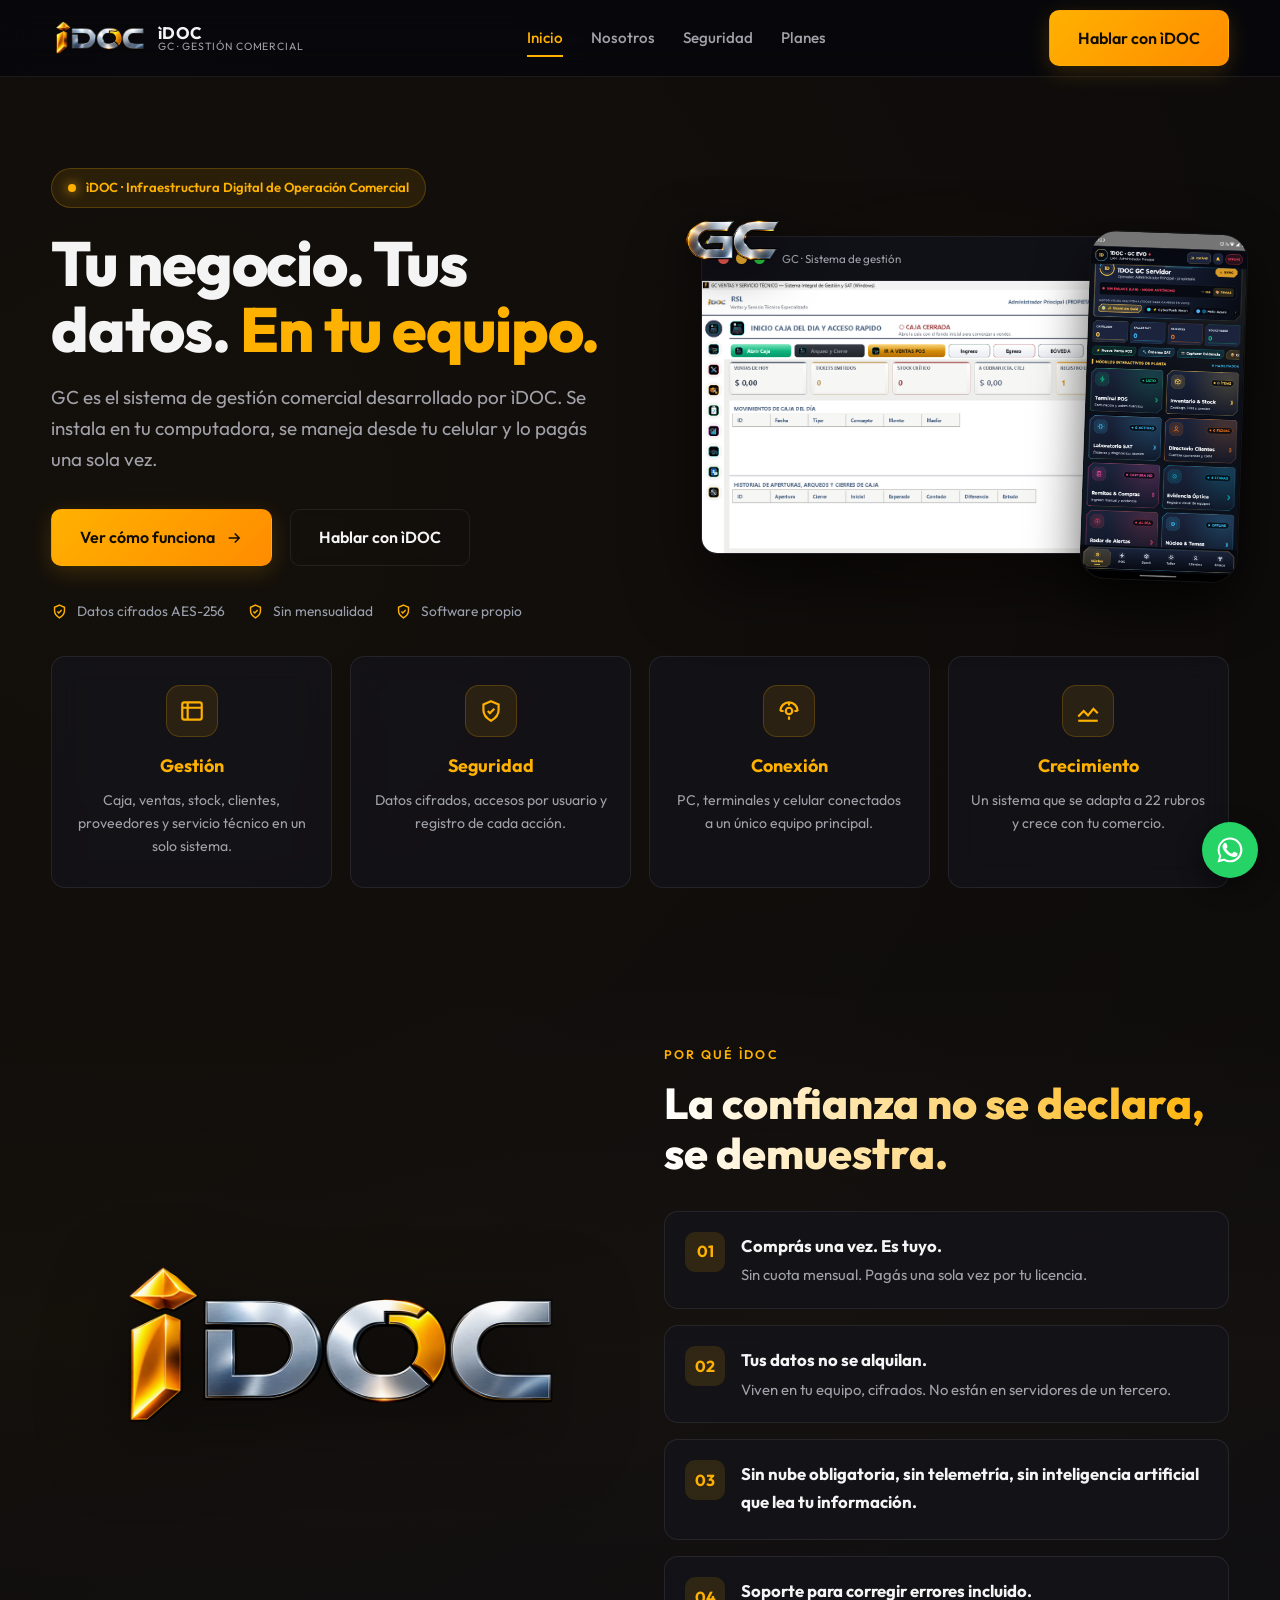
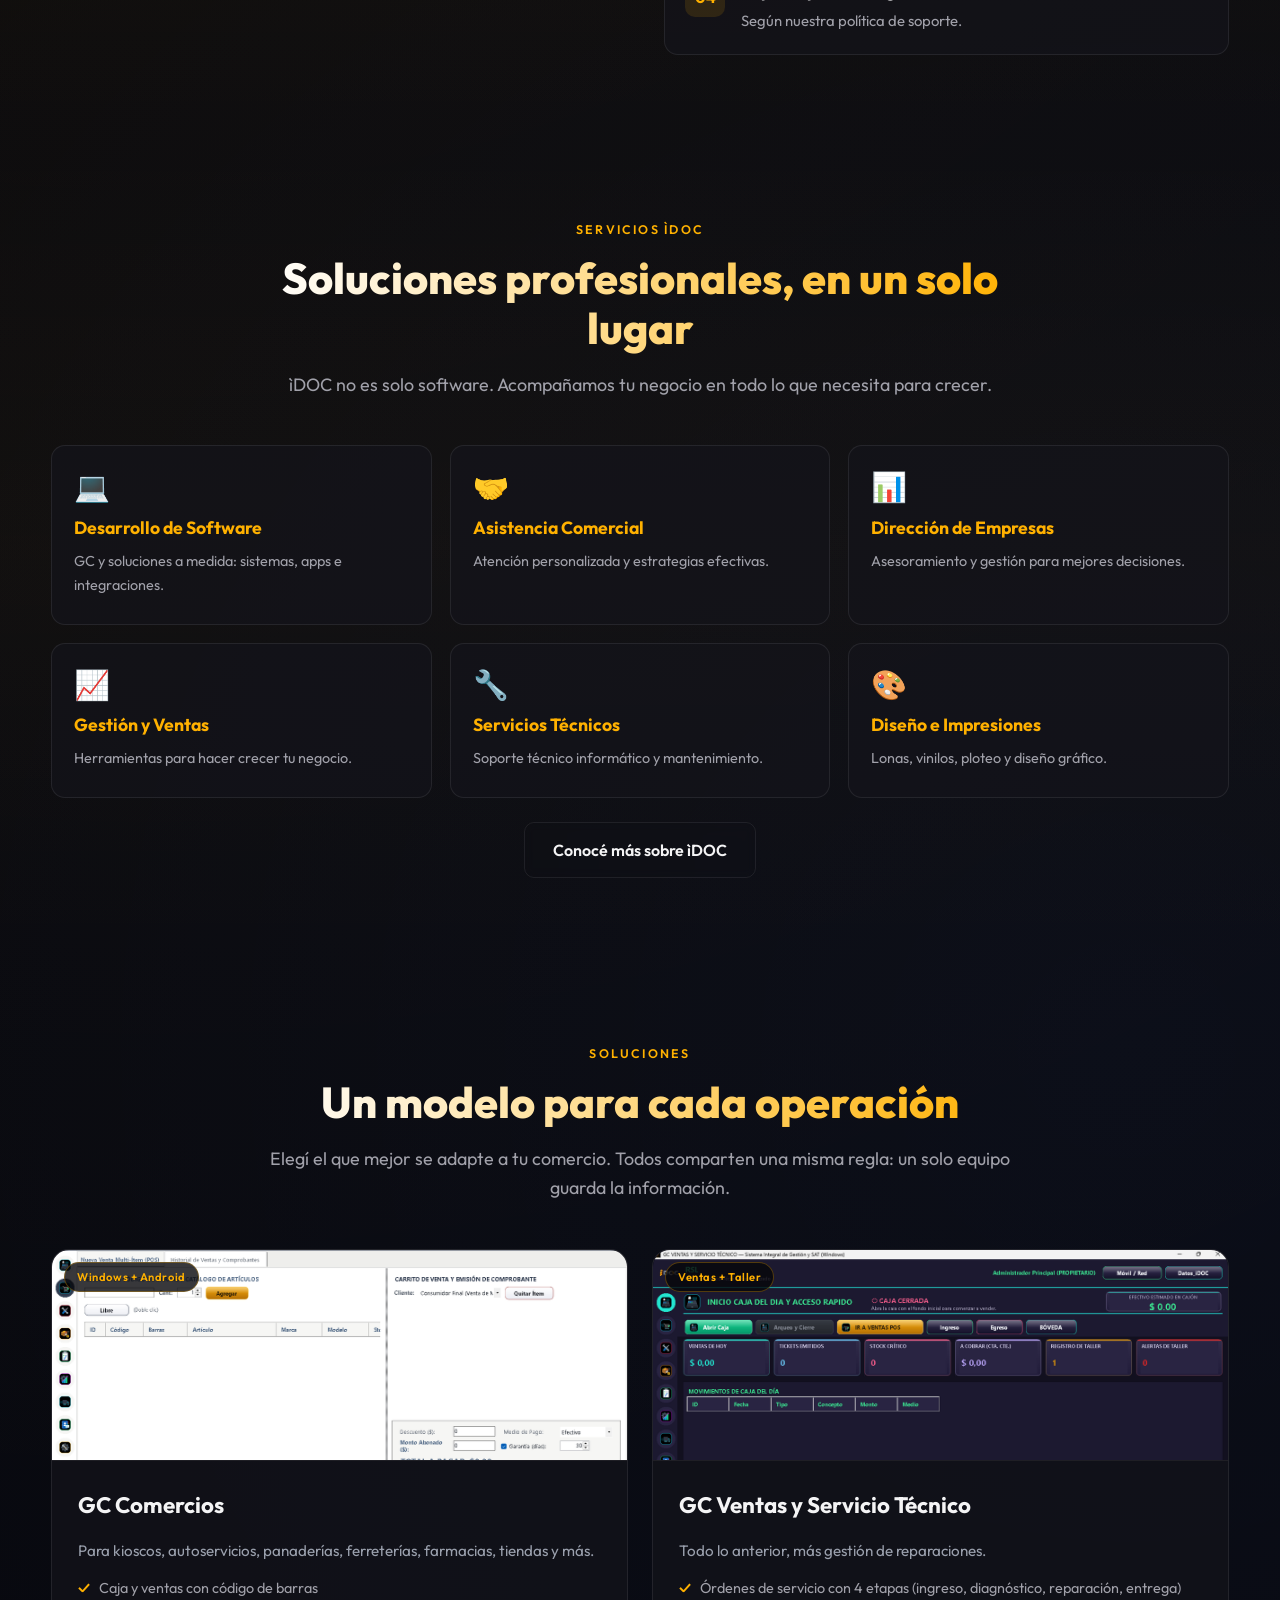
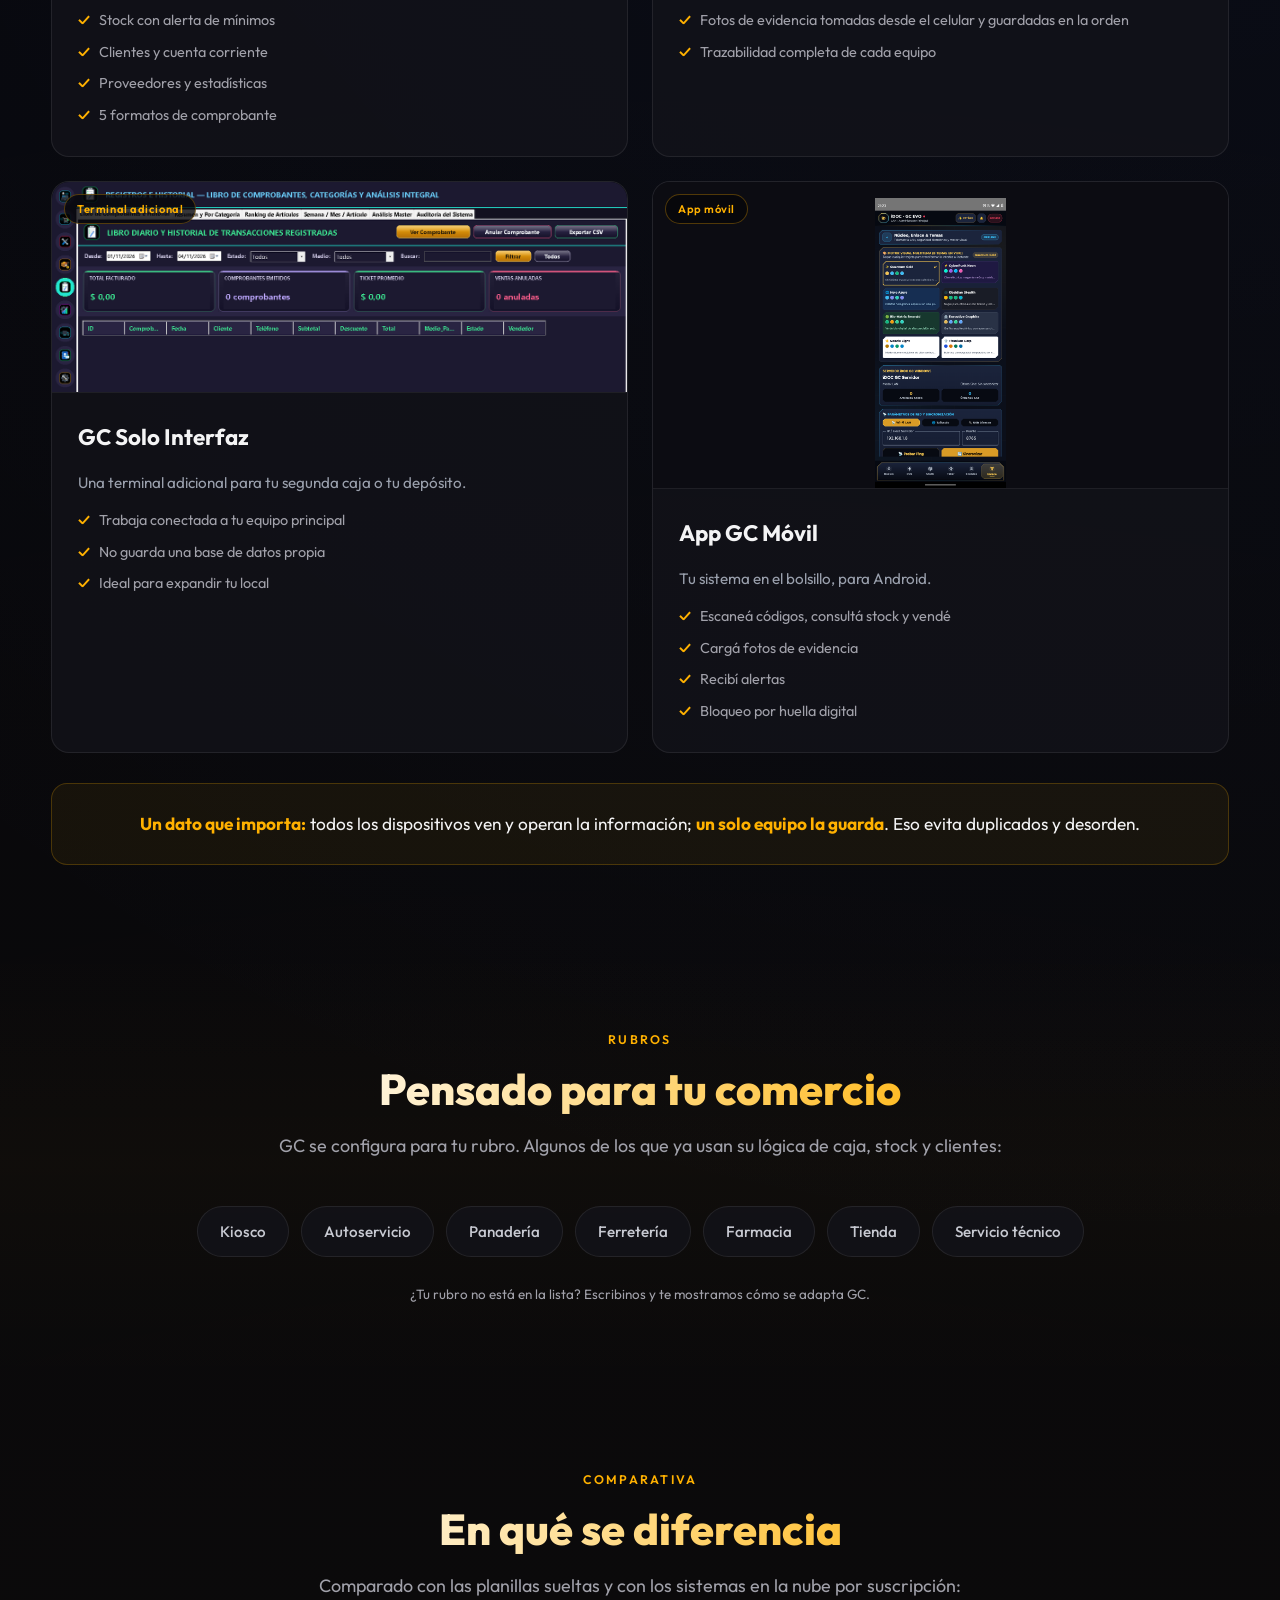
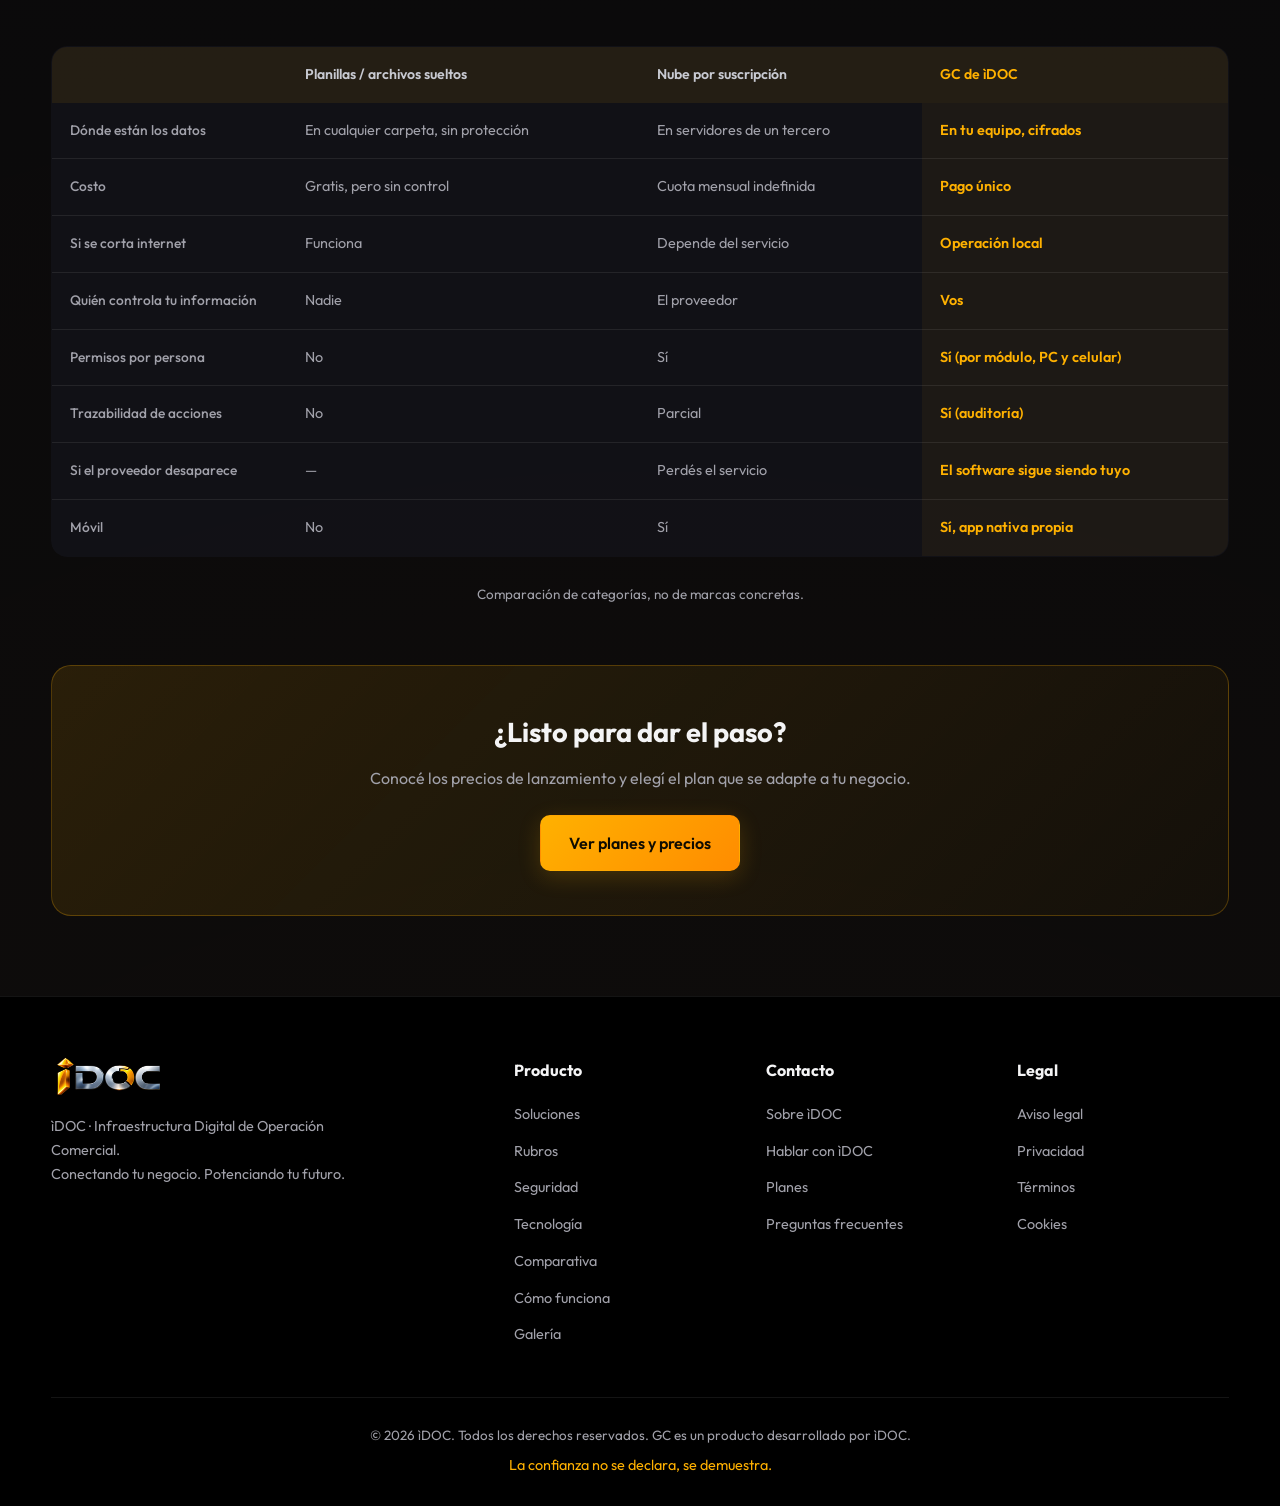
<file: index.html>
<!DOCTYPE html>
<html lang="es">
<head>
<meta charset="UTF-8">
<meta name="viewport" content="width=device-width, initial-scale=1.0">
<title>GC de ìDOC · Sistema de gestión comercial sin mensualidad</title>
<meta name="description" content="Sistema de gestión para comercios y servicio técnico. Software propio con datos cifrados en tu equipo, app móvil y pago único.">
<meta name="keywords" content="sistema de gestión comercial, punto de venta sin mensualidad, software para kioscos, software para servicio técnico, control de stock, sistema de ventas Windows y Android">
<meta name="author" content="ìDOC">
<link rel="canonical" href="https://rsbroo.github.io/idoc-gc/">
<meta name="theme-color" content="#07070b">

<!-- Open Graph -->
<meta property="og:type" content="website">
<meta property="og:title" content="GC de ìDOC · Tu negocio. Tus datos. En tu equipo.">
<meta property="og:description" content="Sistema de gestión comercial propio: datos cifrados en tu equipo, app móvil y pago único. Sin mensualidad, sin nube obligatoria.">
<meta property="og:image" content="https://rsbroo.github.io/idoc-gc/assets/img/emblema-gc.png">
<meta property="og:url" content="https://rsbroo.github.io/idoc-gc/">

<!-- Twitter / X -->
<meta name="twitter:card" content="summary_large_image">
<meta name="twitter:title" content="GC de ìDOC · Tu negocio. Tus datos. En tu equipo.">
<meta name="twitter:description" content="Sistema de gestión comercial propio: datos cifrados en tu equipo, app móvil y pago único.">
<meta name="twitter:image" content="https://rsbroo.github.io/idoc-gc/assets/img/emblema-gc.png">

<link rel="icon" type="image/png" href="assets/img/favicon.png">
<link rel="apple-touch-icon" href="assets/img/apple-touch-icon.png">

<link rel="preconnect" href="https://fonts.googleapis.com">
<link rel="preconnect" href="https://fonts.gstatic.com" crossorigin>
<link href="https://fonts.googleapis.com/css2?family=Outfit:wght@300;400;500;600;700;800&display=swap" rel="stylesheet">
<link rel="stylesheet" href="assets/css/styles.css?v=3">

<!-- Datos estructurados (SEO) -->
<script type="application/ld+json">
{
  "@context": "https://schema.org",
  "@graph": [
    {
      "@type": "Organization",
      "name": "ìDOC",
      "alternateName": "iDOC",
      "description": "Infraestructura Digital de Operación Comercial",
      "url": "https://rsbroo.github.io/idoc-gc/",
      "email": "brooposadas@gmail.com",
      "logo": "https://rsbroo.github.io/idoc-gc/assets/img/logo-idoc-nav.png",
      "areaServed": ["Misiones", "Argentina"],
      "sameAs": [
        "https://www.facebook.com/share/1bE9HE62eN/",
        "https://www.instagram.com/rs.misiones",
        "https://www.tiktok.com/@rsmisiones"
      ]
    },
    {
      "@type": "SoftwareApplication",
      "name": "GC de ìDOC",
      "applicationCategory": "BusinessApplication",
      "operatingSystem": "Windows, Android",
      "description": "Sistema de gestión comercial para comercios y servicio técnico. Datos cifrados en tu equipo, app móvil y pago único.",
      "url": "https://rsbroo.github.io/idoc-gc/",
      "offers": {
        "@type": "AggregateOffer",
        "priceCurrency": "ARS",
        "lowPrice": "98000",
        "highPrice": "480000",
        "offerCount": "7"
      }
    }
  ]
}
</script>
</head>
<body>

<!-- Header -->
<header id="header">
    <div class="container nav">
        <a href="index.html" class="brand" aria-label="ìDOC · GC">
            <img src="assets/img/logo-idoc-nav.png" alt="ìDOC">
            <span class="brand-txt">
                <b>ìDOC</b>
                <span>GC · Gestión Comercial</span>
            </span>
        </a>
        <nav class="nav-links">
            <a href="index.html" class="active">Inicio</a>
            <a href="sobre.html">Nosotros</a>
            <a href="seguridad.html">Seguridad</a>
            <a href="planes.html">Planes</a>
        </nav>
        <div class="nav-cta">
            <a href="planes.html#contacto" class="btn btn--dorado">Hablar con ìDOC</a>
            <button class="burger" id="burger" aria-label="Abrir menú">☰</button>
        </div>
    </div>
    <div class="container mobile-menu" id="mobileMenu">
        <a href="index.html">Inicio</a>
        <a href="sobre.html">Nosotros</a>
        <a href="seguridad.html">Seguridad</a>
        <a href="planes.html">Planes</a>
        <a href="planes.html#contacto">Contacto</a>
        <a href="legal.html">Legal</a>
    </div>
</header>

<!-- Hero -->
<section class="hero" id="inicio">
    <div class="container hero-grid">
        <div class="hero-text reveal">
            <div class="hero-eyebrow"><span class="dot"></span> ìDOC · Infraestructura Digital de Operación Comercial</div>
            <h1>Tu negocio. Tus datos. <span class="accent">En tu equipo.</span></h1>
            <p class="lead">GC es el sistema de gestión comercial desarrollado por ìDOC. Se instala en tu computadora, se maneja desde tu celular y lo pagás una sola vez.</p>
            <div class="hero-actions">
                <a href="seguridad.html#como-funciona" class="btn btn--dorado">
                    Ver cómo funciona
                    <svg viewBox="0 0 24 24" fill="none" stroke="currentColor" stroke-width="2"><path d="M5 12h14M13 6l6 6-6 6"/></svg>
                </a>
                <a href="planes.html#contacto" class="btn btn--ghost">Hablar con ìDOC</a>
            </div>
            <div class="hero-proof">
                <span class="proof">
                    <svg viewBox="0 0 24 24" fill="none" stroke="currentColor" stroke-width="2"><path d="M12 3l7 3v5c0 5-3.5 8-7 10-3.5-2-7-5-7-10V6l7-3z"/><path d="M9 12l2 2 4-4"/></svg>
                    Datos cifrados AES-256
                </span>
                <span class="proof">
                    <svg viewBox="0 0 24 24" fill="none" stroke="currentColor" stroke-width="2"><path d="M12 3l7 3v5c0 5-3.5 8-7 10-3.5-2-7-5-7-10V6l7-3z"/><path d="M9 12l2 2 4-4"/></svg>
                    Sin mensualidad
                </span>
                <span class="proof">
                    <svg viewBox="0 0 24 24" fill="none" stroke="currentColor" stroke-width="2"><path d="M12 3l7 3v5c0 5-3.5 8-7 10-3.5-2-7-5-7-10V6l7-3z"/><path d="M9 12l2 2 4-4"/></svg>
                    Software propio
                </span>
            </div>
        </div>
        <div class="hero-visual reveal">
            <div class="device-window">
                <div class="bar"><i></i><i></i><i></i><span>GC · Sistema de gestión</span></div>
                <div class="screen"><img src="assets/img/gc-escritorio-1.png" alt="Pantalla del sistema GC de ìDOC"></div>
            </div>
            <div class="floating-phone"><img src="assets/img/gc-app-1.png" alt="App GC Móvil"></div>
            <img class="floating-badge" src="assets/img/emblema-gc.png" alt="Emblema GC">
        </div>
    </div>

    <div class="container">
        <div class="pillars reveal">
            <div class="pillar">
                <div class="ico"><svg viewBox="0 0 24 24" fill="none" stroke="currentColor" stroke-width="2"><rect x="3" y="4" width="18" height="16" rx="2"/><path d="M3 9h18M8 4v16"/></svg></div>
                <h3>Gestión</h3>
                <p>Caja, ventas, stock, clientes, proveedores y servicio técnico en un solo sistema.</p>
            </div>
            <div class="pillar">
                <div class="ico"><svg viewBox="0 0 24 24" fill="none" stroke="currentColor" stroke-width="2"><path d="M12 3l7 3v5c0 5-3.5 8-7 10-3.5-2-7-5-7-10V6l7-3z"/><path d="M9 12l2 2 4-4"/></svg></div>
                <h3>Seguridad</h3>
                <p>Datos cifrados, accesos por usuario y registro de cada acción.</p>
            </div>
            <div class="pillar">
                <div class="ico"><svg viewBox="0 0 24 24" fill="none" stroke="currentColor" stroke-width="2"><path d="M4 12a8 8 0 018-8 8 8 0 018 8"/><path d="M12 4v3M12 17v3M4 12h3M17 12h3"/><circle cx="12" cy="12" r="3"/></svg></div>
                <h3>Conexión</h3>
                <p>PC, terminales y celular conectados a un único equipo principal.</p>
            </div>
            <div class="pillar">
                <div class="ico"><svg viewBox="0 0 24 24" fill="none" stroke="currentColor" stroke-width="2"><path d="M3 17l5-5 4 4 5-6 4 4"/><path d="M3 21h18"/></svg></div>
                <h3>Crecimiento</h3>
                <p>Un sistema que se adapta a 22 rubros y crece con tu comercio.</p>
            </div>
        </div>
    </div>
</section>

<!-- Por qué ìDOC -->
<section class="section section--tint" id="por-que">
    <div class="container why-grid">
        <div class="why-brand reveal">
            <img src="assets/img/logo-idoc-futurista.png" alt="Logotipo ìDOC">
        </div>
        <div>
            <div class="sec-head" style="text-align:left; margin-bottom:32px;">
                <span class="sec-eyebrow">Por qué ìDOC</span>
                <h2>La confianza no se declara, se demuestra.</h2>
            </div>
            <div class="why-list">
                <div class="why-item reveal">
                    <div class="n">01</div>
                    <div><h4>Comprás una vez. Es tuyo.</h4><p>Sin cuota mensual. Pagás una sola vez por tu licencia.</p></div>
                </div>
                <div class="why-item reveal">
                    <div class="n">02</div>
                    <div><h4>Tus datos no se alquilan.</h4><p>Viven en tu equipo, cifrados. No están en servidores de un tercero.</p></div>
                </div>
                <div class="why-item reveal">
                    <div class="n">03</div>
                    <div><h4>Sin nube obligatoria, sin telemetría, sin inteligencia artificial que lea tu información.</h4></div>
                </div>
                <div class="why-item reveal">
                    <div class="n">04</div>
                    <div><h4>Soporte para corregir errores incluido.</h4><p>Según nuestra política de soporte.</p></div>
                </div>
            </div>
        </div>
    </div>
</section>

<!-- Servicios ìDOC -->
<section class="section section--tint" id="servicios-idoc">
    <div class="container">
        <div class="sec-head reveal">
            <span class="sec-eyebrow">Servicios ìDOC</span>
            <h2>Soluciones profesionales, en un solo lugar</h2>
            <p>ìDOC no es solo software. Acompañamos tu negocio en todo lo que necesita para crecer.</p>
        </div>
        <div class="services-grid">
            <div class="service-card reveal"><div class="ico">💻</div><h3>Desarrollo de Software</h3><p>GC y soluciones a medida: sistemas, apps e integraciones.</p></div>
            <div class="service-card reveal"><div class="ico">🤝</div><h3>Asistencia Comercial</h3><p>Atención personalizada y estrategias efectivas.</p></div>
            <div class="service-card reveal"><div class="ico">📊</div><h3>Dirección de Empresas</h3><p>Asesoramiento y gestión para mejores decisiones.</p></div>
            <div class="service-card reveal"><div class="ico">📈</div><h3>Gestión y Ventas</h3><p>Herramientas para hacer crecer tu negocio.</p></div>
            <div class="service-card reveal"><div class="ico">🔧</div><h3>Servicios Técnicos</h3><p>Soporte técnico informático y mantenimiento.</p></div>
            <div class="service-card reveal"><div class="ico">🎨</div><h3>Diseño e Impresiones</h3><p>Lonas, vinilos, ploteo y diseño gráfico.</p></div>
        </div>
        <p style="text-align:center; margin-top:24px;" class="reveal"><a href="sobre.html" class="btn btn--ghost">Conocé más sobre ìDOC</a></p>
    </div>
</section>

<!-- Soluciones -->
<section class="section" id="soluciones">
    <div class="container">
        <div class="sec-head reveal">
            <span class="sec-eyebrow">Soluciones</span>
            <h2>Un modelo para cada operación</h2>
            <p>Elegí el que mejor se adapte a tu comercio. Todos comparten una misma regla: un solo equipo guarda la información.</p>
        </div>

        <div class="sol-grid">
            <div class="sol-card reveal">
                <div class="sol-media"><span class="tag">Windows + Android</span><img src="assets/img/gc-escritorio-2.png" alt="GC Comercios"></div>
                <div class="sol-body">
                    <h3>GC Comercios</h3>
                    <p class="sub">Para kioscos, autoservicios, panaderías, ferreterías, farmacias, tiendas y más.</p>
                    <ul>
                        <li>Caja y ventas con código de barras</li>
                        <li>Stock con alerta de mínimos</li>
                        <li>Clientes y cuenta corriente</li>
                        <li>Proveedores y estadísticas</li>
                        <li>5 formatos de comprobante</li>
                    </ul>
                </div>
            </div>

            <div class="sol-card reveal">
                <div class="sol-media"><span class="tag">Ventas + Taller</span><img src="assets/img/gc-escritorio-3.png" alt="GC Ventas y Servicio Técnico"></div>
                <div class="sol-body">
                    <h3>GC Ventas y Servicio Técnico</h3>
                    <p class="sub">Todo lo anterior, más gestión de reparaciones.</p>
                    <ul>
                        <li>Órdenes de servicio con 4 etapas (ingreso, diagnóstico, reparación, entrega)</li>
                        <li>Fotos de evidencia tomadas desde el celular y guardadas en la orden</li>
                        <li>Trazabilidad completa de cada equipo</li>
                    </ul>
                </div>
            </div>

            <div class="sol-card reveal">
                <div class="sol-media"><span class="tag">Terminal adicional</span><img src="assets/img/gc-escritorio-4.png" alt="GC Solo Interfaz"></div>
                <div class="sol-body">
                    <h3>GC Solo Interfaz</h3>
                    <p class="sub">Una terminal adicional para tu segunda caja o tu depósito.</p>
                    <ul>
                        <li>Trabaja conectada a tu equipo principal</li>
                        <li>No guarda una base de datos propia</li>
                        <li>Ideal para expandir tu local</li>
                    </ul>
                </div>
            </div>

            <div class="sol-card reveal">
                <div class="sol-media phone"><span class="tag">App móvil</span><img src="assets/img/gc-app-2.png" alt="App GC Móvil"></div>
                <div class="sol-body">
                    <h3>App GC Móvil</h3>
                    <p class="sub">Tu sistema en el bolsillo, para Android.</p>
                    <ul>
                        <li>Escaneá códigos, consultá stock y vendé</li>
                        <li>Cargá fotos de evidencia</li>
                        <li>Recibí alertas</li>
                        <li>Bloqueo por huella digital</li>
                    </ul>
                </div>
            </div>
        </div>

        <div class="callout reveal">
            <p><strong>Un dato que importa:</strong> todos los dispositivos ven y operan la información; <strong>un solo equipo la guarda</strong>. Eso evita duplicados y desorden.</p>
        </div>
    </div>
</section>

<!-- Rubros -->
<section class="section section--tint" id="rubros">
    <div class="container">
        <div class="sec-head reveal">
            <span class="sec-eyebrow">Rubros</span>
            <h2>Pensado para tu comercio</h2>
            <p>GC se configura para tu rubro. Algunos de los que ya usan su lógica de caja, stock y clientes:</p>
        </div>
        <div class="rubros reveal">
            <span class="rubro-chip">Kiosco</span>
            <span class="rubro-chip">Autoservicio</span>
            <span class="rubro-chip">Panadería</span>
            <span class="rubro-chip">Ferretería</span>
            <span class="rubro-chip">Farmacia</span>
            <span class="rubro-chip">Tienda</span>
            <span class="rubro-chip">Servicio técnico</span>
        </div>
        <p class="price-foot reveal">¿Tu rubro no está en la lista? Escribinos y te mostramos cómo se adapta GC.</p>
    </div>
</section>

<!-- Comparativa -->
<section class="section" id="comparativa">
    <div class="container">
        <div class="sec-head reveal">
            <span class="sec-eyebrow">Comparativa</span>
            <h2>En qué se diferencia</h2>
            <p>Comparado con las planillas sueltas y con los sistemas en la nube por suscripción:</p>
        </div>

        <div class="table-wrap reveal">
            <table class="compare">
                <thead>
                    <tr><th></th><th>Planillas / archivos sueltos</th><th>Nube por suscripción</th><th class="gc">GC de ìDOC</th></tr>
                </thead>
                <tbody>
                    <tr><th>Dónde están los datos</th><td>En cualquier carpeta, sin protección</td><td>En servidores de un tercero</td><td class="gc">En tu equipo, cifrados</td></tr>
                    <tr><th>Costo</th><td>Gratis, pero sin control</td><td>Cuota mensual indefinida</td><td class="gc">Pago único</td></tr>
                    <tr><th>Si se corta internet</th><td>Funciona</td><td>Depende del servicio</td><td class="gc">Operación local</td></tr>
                    <tr><th>Quién controla tu información</th><td>Nadie</td><td>El proveedor</td><td class="gc">Vos</td></tr>
                    <tr><th>Permisos por persona</th><td>No</td><td>Sí</td><td class="gc">Sí (por módulo, PC y celular)</td></tr>
                    <tr><th>Trazabilidad de acciones</th><td>No</td><td>Parcial</td><td class="gc">Sí (auditoría)</td></tr>
                    <tr><th>Si el proveedor desaparece</th><td>—</td><td>Perdés el servicio</td><td class="gc">El software sigue siendo tuyo</td></tr>
                    <tr><th>Móvil</th><td>No</td><td>Sí</td><td class="gc">Sí, app nativa propia</td></tr>
                </tbody>
            </table>
        </div>
        <p class="price-foot reveal">Comparación de categorías, no de marcas concretas.</p>

        <div class="cta-band reveal">
            <h3>¿Listo para dar el paso?</h3>
            <p>Conocé los precios de lanzamiento y elegí el plan que se adapte a tu negocio.</p>
            <a href="planes.html" class="btn btn--dorado">Ver planes y precios</a>
        </div>
    </div>
</section>

<!-- Footer -->
<footer>
    <div class="container">
        <div class="footer-grid">
            <div class="footer-brand">
                <img src="assets/img/logo-idoc-nav.png" alt="ìDOC">
                <p>ìDOC · Infraestructura Digital de Operación Comercial.<br>Conectando tu negocio. Potenciando tu futuro.</p>
                <div class="social-row" id="socialRowFooter"></div>
            </div>
            <div class="footer-links">
                <h4>Producto</h4>
                <ul>
                    <li><a href="index.html#soluciones">Soluciones</a></li>
                    <li><a href="index.html#rubros">Rubros</a></li>
                    <li><a href="seguridad.html">Seguridad</a></li>
                    <li><a href="seguridad.html#tecnologia">Tecnología</a></li>
                    <li><a href="index.html#comparativa">Comparativa</a></li>
                    <li><a href="seguridad.html#como-funciona">Cómo funciona</a></li>
                    <li><a href="seguridad.html#galeria">Galería</a></li>
                </ul>
            </div>
            <div class="footer-links">
                <h4>Contacto</h4>
                <ul>
                    <li><a href="sobre.html">Sobre ìDOC</a></li>
                    <li><a href="planes.html#contacto">Hablar con ìDOC</a></li>
                    <li><a href="planes.html">Planes</a></li>
                    <li><a href="planes.html#faq">Preguntas frecuentes</a></li>
                </ul>
            </div>
            <div class="footer-links">
                <h4>Legal</h4>
                <ul>
                    <li><a href="legal.html">Aviso legal</a></li>
                    <li><a href="legal.html#privacidad">Privacidad</a></li>
                    <li><a href="legal.html#terminos">Términos</a></li>
                    <li><a href="legal.html#cookies">Cookies</a></li>
                </ul>
            </div>
        </div>
        <div class="footer-bottom">
            <p>&copy; 2026 ìDOC. Todos los derechos reservados. GC es un producto desarrollado por ìDOC.</p>
            <p class="motto">La confianza no se declara, se demuestra.</p>
        </div>
    </div>
</footer>

<!-- WhatsApp flotante -->
<a class="wa-float" id="waFloat" href="https://wa.me/5493764144012" target="_blank" rel="noopener" aria-label="Contactar por WhatsApp">
    <svg viewBox="0 0 24 24"><path d="M17.47 14.38c-.3-.15-1.76-.87-2.03-.97-.27-.1-.47-.15-.67.15-.2.3-.77.97-.94 1.17-.17.2-.35.22-.65.07-.3-.15-1.26-.46-2.4-1.48-.89-.79-1.49-1.77-1.66-2.07-.17-.3-.02-.46.13-.61.13-.13.3-.35.45-.52.15-.17.2-.3.3-.5.1-.2.05-.37-.02-.52-.07-.15-.67-1.62-.92-2.22-.24-.58-.49-.5-.67-.51h-.57c-.2 0-.52.07-.79.37-.27.3-1.04 1.02-1.04 2.48s1.07 2.88 1.22 3.08c.15.2 2.1 3.2 5.08 4.49.71.31 1.26.49 1.69.63.71.23 1.36.2 1.87.12.57-.09 1.76-.72 2.01-1.41.25-.7.25-1.29.17-1.41-.07-.13-.27-.2-.57-.35z"/><path d="M12.04 2C6.58 2 2.13 6.45 2.13 11.91c0 1.75.46 3.45 1.32 4.95L2 22l5.28-1.38c1.45.79 3.08 1.21 4.76 1.21 5.46 0 9.91-4.45 9.91-9.91S17.5 2 12.04 2zm0 18.15c-1.53 0-3.03-.41-4.34-1.19l-.31-.18-3.13.82.84-3.05-.2-.32a8.22 8.22 0 01-1.22-4.32c0-4.54 3.7-8.24 8.24-8.24s8.24 3.7 8.24 8.24-3.7 8.24-8.24 8.24z"/></svg>
</a>

<!-- Volver arriba -->
<button class="to-top" id="toTop" aria-label="Volver arriba">↑</button>

<script src="assets/js/main.js?v=3"></script>
</body>
</html>
</file>
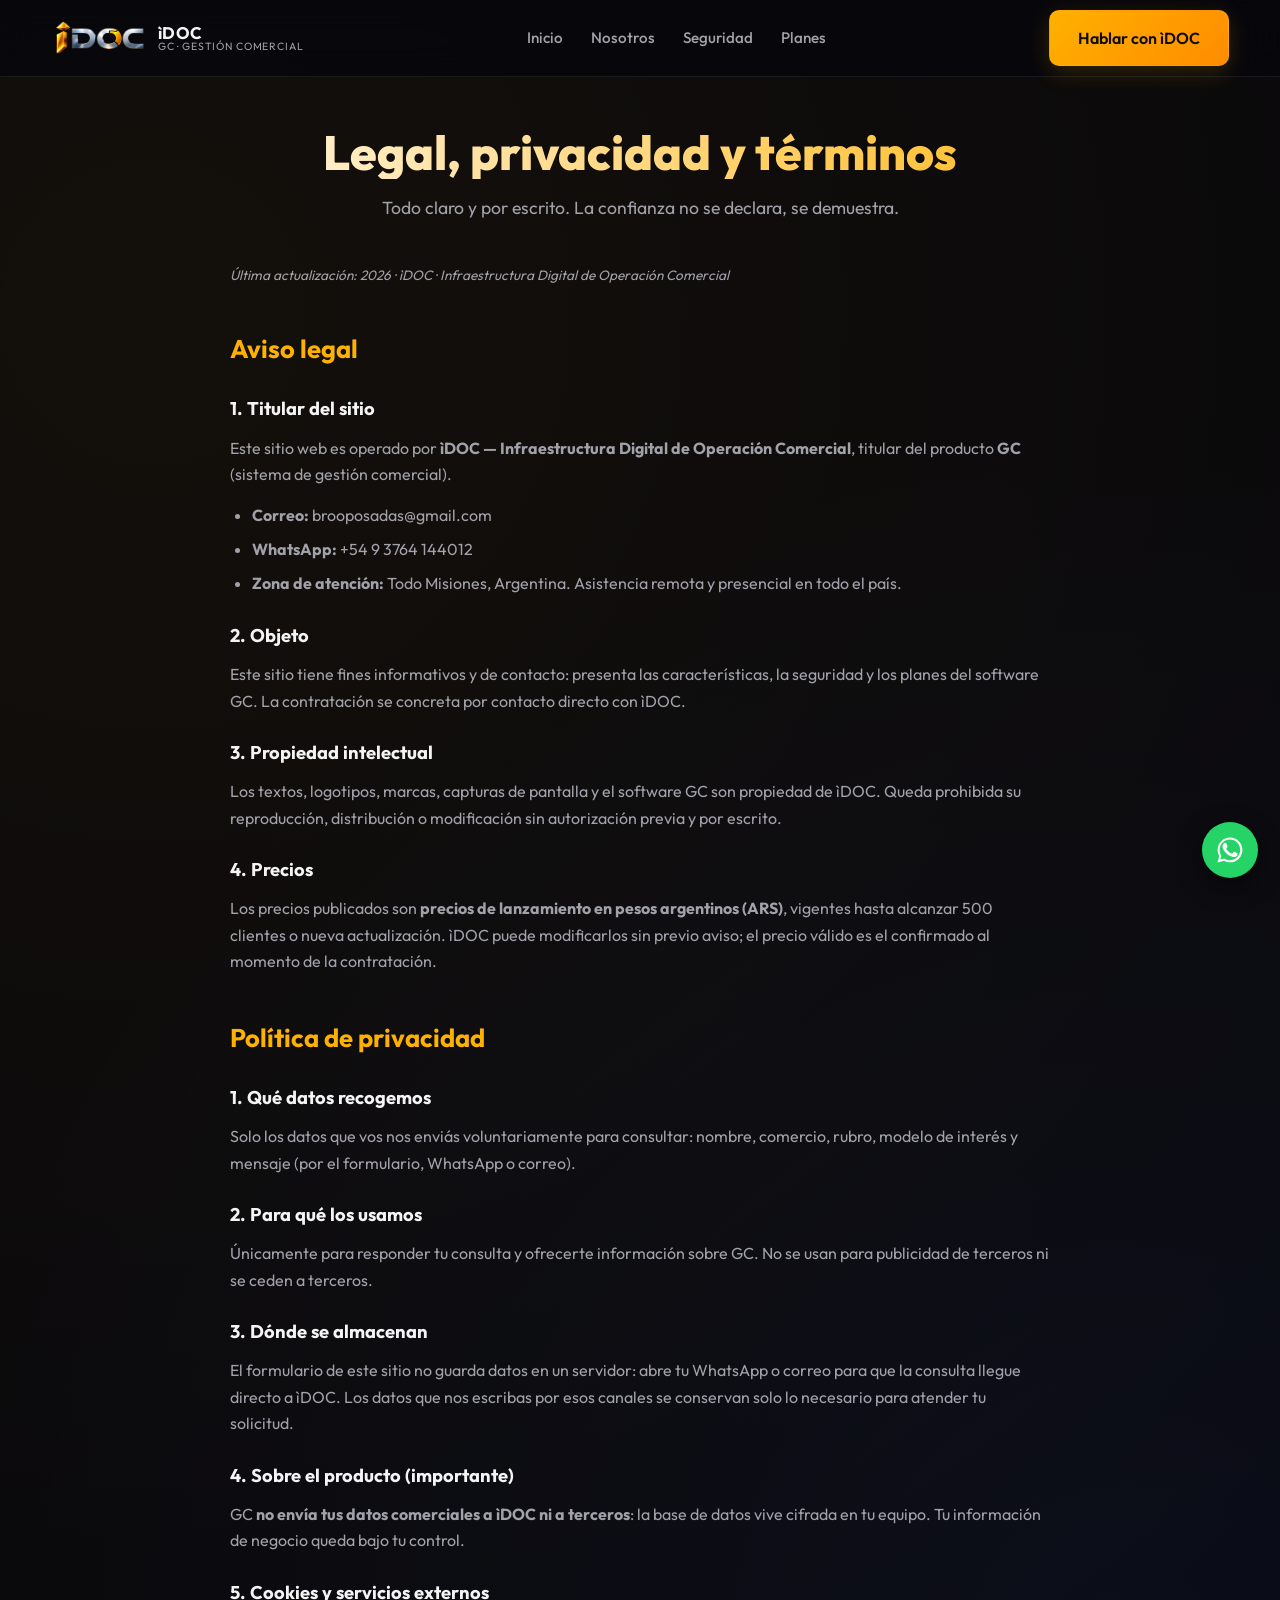
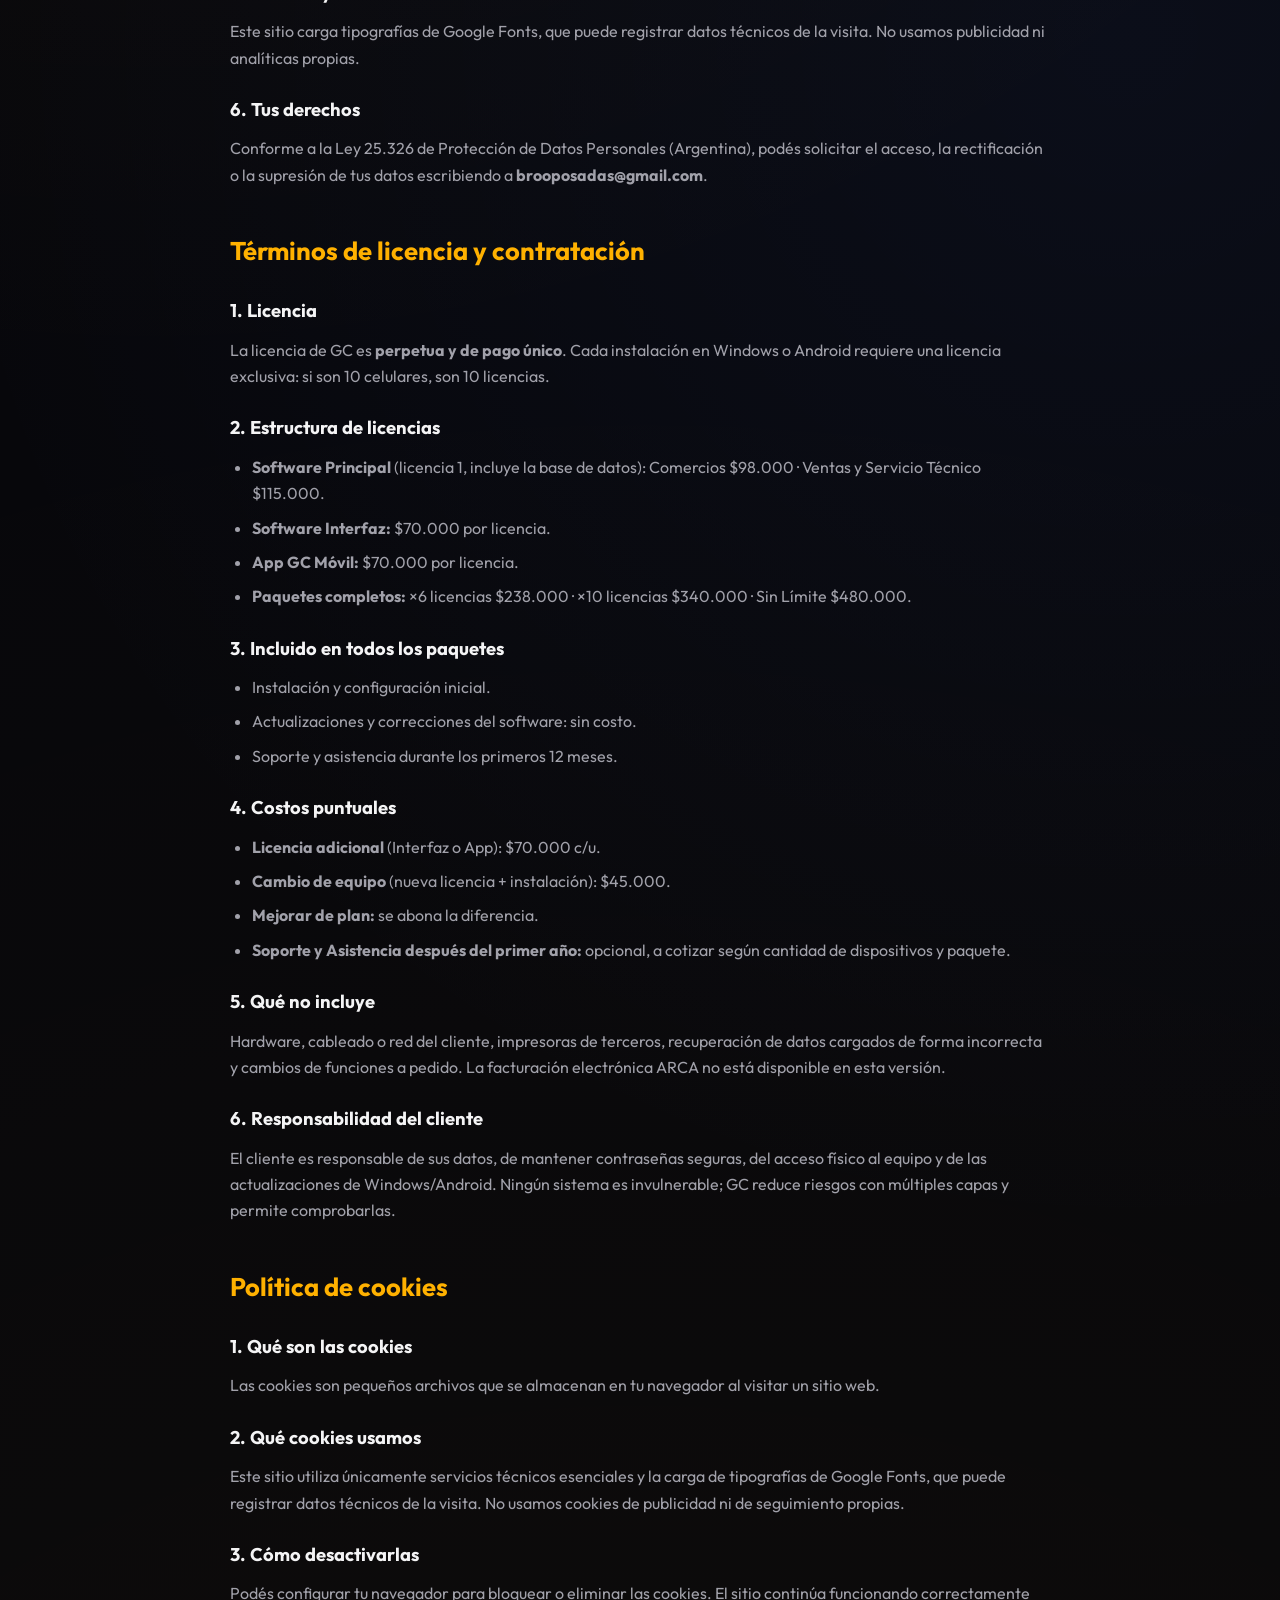
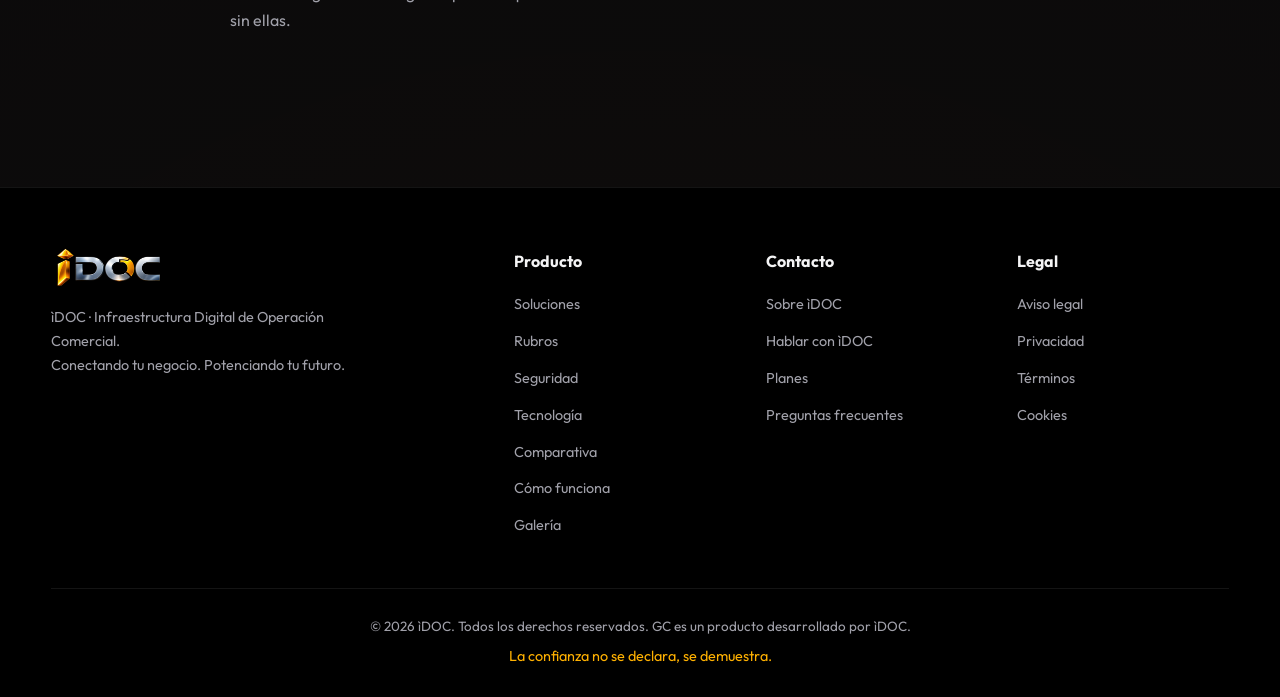
<file: legal.html>
<!DOCTYPE html>
<html lang="es">
<head>
<meta charset="UTF-8">
<meta name="viewport" content="width=device-width, initial-scale=1.0">
<title>Legal, privacidad y términos · ìDOC</title>
<meta name="description" content="Aviso legal, política de privacidad y términos de licencia de GC, el sistema de gestión comercial de ìDOC.">
<meta name="author" content="ìDOC">
<link rel="canonical" href="https://rsbroo.github.io/idoc-gc/legal.html">
<meta name="theme-color" content="#07070b">
<meta property="og:type" content="website">
<meta property="og:title" content="Legal, privacidad y términos · ìDOC">
<meta property="og:description" content="Aviso legal, política de privacidad, términos de licencia y política de cookies de GC de ìDOC.">
<meta property="og:image" content="https://rsbroo.github.io/idoc-gc/assets/img/emblema-gc.png">
<meta property="og:url" content="https://rsbroo.github.io/idoc-gc/legal.html">
<link rel="icon" type="image/png" href="assets/img/favicon.png">
<link rel="apple-touch-icon" href="assets/img/apple-touch-icon.png">
<link rel="preconnect" href="https://fonts.googleapis.com">
<link rel="preconnect" href="https://fonts.gstatic.com" crossorigin>
<link href="https://fonts.googleapis.com/css2?family=Outfit:wght@300;400;500;600;700;800&display=swap" rel="stylesheet">
<link rel="stylesheet" href="assets/css/styles.css?v=3">
</head>
<body>

<header id="header">
    <div class="container nav">
        <a href="index.html" class="brand" aria-label="ìDOC · GC">
            <img src="assets/img/logo-idoc-nav.png" alt="ìDOC">
            <span class="brand-txt"><b>ìDOC</b><span>GC · Gestión Comercial</span></span>
        </a>
        <nav class="nav-links">
            <a href="index.html">Inicio</a>
            <a href="sobre.html">Nosotros</a>
            <a href="seguridad.html">Seguridad</a>
            <a href="planes.html">Planes</a>
        </nav>
        <div class="nav-cta">
            <a href="planes.html#contacto" class="btn btn--dorado">Hablar con ìDOC</a>
            <button class="burger" id="burger" aria-label="Abrir menú">☰</button>
        </div>
    </div>
    <div class="container mobile-menu" id="mobileMenu">
        <a href="index.html">Inicio</a>
        <a href="sobre.html">Nosotros</a>
        <a href="seguridad.html">Seguridad</a>
        <a href="planes.html">Planes</a>
        <a href="planes.html#contacto">Contacto</a>
        <a href="legal.html">Legal</a>
    </div>
</header>

<!-- Page hero -->
<section class="page-hero">
    <div class="container">
        <h1>Legal, privacidad y términos</h1>
        <p>Todo claro y por escrito. La confianza no se declara, se demuestra.</p>
    </div>
</section>

<section class="section" style="padding-top:20px;">
    <div class="container">
        <div class="legal-body">

            <p class="updated">Última actualización: 2026 · ìDOC · Infraestructura Digital de Operación Comercial</p>

            <!-- Aviso legal -->
            <h2 id="aviso">Aviso legal</h2>
            <h3>1. Titular del sitio</h3>
            <p>Este sitio web es operado por <strong>ìDOC — Infraestructura Digital de Operación Comercial</strong>, titular del producto <strong>GC</strong> (sistema de gestión comercial).</p>
            <ul>
                <li><strong>Correo:</strong> brooposadas@gmail.com</li>
                <li><strong>WhatsApp:</strong> +54 9 3764 144012</li>
                <li><strong>Zona de atención:</strong> Todo Misiones, Argentina. Asistencia remota y presencial en todo el país.</li>
            </ul>

            <h3>2. Objeto</h3>
            <p>Este sitio tiene fines informativos y de contacto: presenta las características, la seguridad y los planes del software GC. La contratación se concreta por contacto directo con ìDOC.</p>

            <h3>3. Propiedad intelectual</h3>
            <p>Los textos, logotipos, marcas, capturas de pantalla y el software GC son propiedad de ìDOC. Queda prohibida su reproducción, distribución o modificación sin autorización previa y por escrito.</p>

            <h3>4. Precios</h3>
            <p>Los precios publicados son <strong>precios de lanzamiento en pesos argentinos (ARS)</strong>, vigentes hasta alcanzar 500 clientes o nueva actualización. ìDOC puede modificarlos sin previo aviso; el precio válido es el confirmado al momento de la contratación.</p>

            <!-- Privacidad -->
            <h2 id="privacidad">Política de privacidad</h2>
            <h3>1. Qué datos recogemos</h3>
            <p>Solo los datos que vos nos enviás voluntariamente para consultar: nombre, comercio, rubro, modelo de interés y mensaje (por el formulario, WhatsApp o correo).</p>

            <h3>2. Para qué los usamos</h3>
            <p>Únicamente para responder tu consulta y ofrecerte información sobre GC. No se usan para publicidad de terceros ni se ceden a terceros.</p>

            <h3>3. Dónde se almacenan</h3>
            <p>El formulario de este sitio no guarda datos en un servidor: abre tu WhatsApp o correo para que la consulta llegue directo a ìDOC. Los datos que nos escribas por esos canales se conservan solo lo necesario para atender tu solicitud.</p>

            <h3>4. Sobre el producto (importante)</h3>
            <p>GC <strong>no envía tus datos comerciales a ìDOC ni a terceros</strong>: la base de datos vive cifrada en tu equipo. Tu información de negocio queda bajo tu control.</p>

            <h3>5. Cookies y servicios externos</h3>
            <p>Este sitio carga tipografías de Google Fonts, que puede registrar datos técnicos de la visita. No usamos publicidad ni analíticas propias.</p>

            <h3>6. Tus derechos</h3>
            <p>Conforme a la Ley 25.326 de Protección de Datos Personales (Argentina), podés solicitar el acceso, la rectificación o la supresión de tus datos escribiendo a <strong>brooposadas@gmail.com</strong>.</p>

            <!-- Términos -->
            <h2 id="terminos">Términos de licencia y contratación</h2>
            <h3>1. Licencia</h3>
            <p>La licencia de GC es <strong>perpetua y de pago único</strong>. Cada instalación en Windows o Android requiere una licencia exclusiva: si son 10 celulares, son 10 licencias.</p>

            <h3>2. Estructura de licencias</h3>
            <ul>
                <li><strong>Software Principal</strong> (licencia 1, incluye la base de datos): Comercios $98.000 · Ventas y Servicio Técnico $115.000.</li>
                <li><strong>Software Interfaz:</strong> $70.000 por licencia.</li>
                <li><strong>App GC Móvil:</strong> $70.000 por licencia.</li>
                <li><strong>Paquetes completos:</strong> ×6 licencias $238.000 · ×10 licencias $340.000 · Sin Límite $480.000.</li>
            </ul>

            <h3>3. Incluido en todos los paquetes</h3>
            <ul>
                <li>Instalación y configuración inicial.</li>
                <li>Actualizaciones y correcciones del software: sin costo.</li>
                <li>Soporte y asistencia durante los primeros 12 meses.</li>
            </ul>

            <h3>4. Costos puntuales</h3>
            <ul>
                <li><strong>Licencia adicional</strong> (Interfaz o App): $70.000 c/u.</li>
                <li><strong>Cambio de equipo</strong> (nueva licencia + instalación): $45.000.</li>
                <li><strong>Mejorar de plan:</strong> se abona la diferencia.</li>
                <li><strong>Soporte y Asistencia después del primer año:</strong> opcional, a cotizar según cantidad de dispositivos y paquete.</li>
            </ul>

            <h3>5. Qué no incluye</h3>
            <p>Hardware, cableado o red del cliente, impresoras de terceros, recuperación de datos cargados de forma incorrecta y cambios de funciones a pedido. La facturación electrónica ARCA no está disponible en esta versión.</p>

            <h3>6. Responsabilidad del cliente</h3>
            <p>El cliente es responsable de sus datos, de mantener contraseñas seguras, del acceso físico al equipo y de las actualizaciones de Windows/Android. Ningún sistema es invulnerable; GC reduce riesgos con múltiples capas y permite comprobarlas.</p>

            <h2 id="cookies">Política de cookies</h2>
            <h3>1. Qué son las cookies</h3>
            <p>Las cookies son pequeños archivos que se almacenan en tu navegador al visitar un sitio web.</p>
            <h3>2. Qué cookies usamos</h3>
            <p>Este sitio utiliza únicamente servicios técnicos esenciales y la carga de tipografías de Google Fonts, que puede registrar datos técnicos de la visita. No usamos cookies de publicidad ni de seguimiento propias.</p>
            <h3>3. Cómo desactivarlas</h3>
            <p>Podés configurar tu navegador para bloquear o eliminar las cookies. El sitio continúa funcionando correctamente sin ellas.</p>

        </div>
    </div>
</section>

<!-- Footer -->
<footer>
    <div class="container">
        <div class="footer-grid">
            <div class="footer-brand">
                <img src="assets/img/logo-idoc-nav.png" alt="ìDOC">
                <p>ìDOC · Infraestructura Digital de Operación Comercial.<br>Conectando tu negocio. Potenciando tu futuro.</p>
                <div class="social-row" id="socialRowFooter"></div>
            </div>
            <div class="footer-links">
                <h4>Producto</h4>
                <ul>
                    <li><a href="index.html#soluciones">Soluciones</a></li>
                    <li><a href="index.html#rubros">Rubros</a></li>
                    <li><a href="seguridad.html">Seguridad</a></li>
                    <li><a href="seguridad.html#tecnologia">Tecnología</a></li>
                    <li><a href="index.html#comparativa">Comparativa</a></li>
                    <li><a href="seguridad.html#como-funciona">Cómo funciona</a></li>
                    <li><a href="seguridad.html#galeria">Galería</a></li>
                </ul>
            </div>
            <div class="footer-links">
                <h4>Contacto</h4>
                <ul>
                    <li><a href="sobre.html">Sobre ìDOC</a></li>
                    <li><a href="planes.html#contacto">Hablar con ìDOC</a></li>
                    <li><a href="planes.html">Planes</a></li>
                    <li><a href="planes.html#faq">Preguntas frecuentes</a></li>
                </ul>
            </div>
            <div class="footer-links">
                <h4>Legal</h4>
                <ul>
                    <li><a href="legal.html">Aviso legal</a></li>
                    <li><a href="legal.html#privacidad">Privacidad</a></li>
                    <li><a href="legal.html#terminos">Términos</a></li>
                    <li><a href="legal.html#cookies">Cookies</a></li>
                </ul>
            </div>
        </div>
        <div class="footer-bottom">
            <p>&copy; 2026 ìDOC. Todos los derechos reservados. GC es un producto desarrollado por ìDOC.</p>
            <p class="motto">La confianza no se declara, se demuestra.</p>
        </div>
    </div>
</footer>

<a class="wa-float" id="waFloat" href="https://wa.me/5493764144012" target="_blank" rel="noopener" aria-label="Contactar por WhatsApp">
    <svg viewBox="0 0 24 24"><path d="M17.47 14.38c-.3-.15-1.76-.87-2.03-.97-.27-.1-.47-.15-.67.15-.2.3-.77.97-.94 1.17-.17.2-.35.22-.65.07-.3-.15-1.26-.46-2.4-1.48-.89-.79-1.49-1.77-1.66-2.07-.17-.3-.02-.46.13-.61.13-.13.3-.35.45-.52.15-.17.2-.3.3-.5.1-.2.05-.37-.02-.52-.07-.15-.67-1.62-.92-2.22-.24-.58-.49-.5-.67-.51h-.57c-.2 0-.52.07-.79.37-.27.3-1.04 1.02-1.04 2.48s1.07 2.88 1.22 3.08c.15.2 2.1 3.2 5.08 4.49.71.31 1.26.49 1.69.63.71.23 1.36.2 1.87.12.57-.09 1.76-.72 2.01-1.41.25-.7.25-1.29.17-1.41-.07-.13-.27-.2-.57-.35z"/><path d="M12.04 2C6.58 2 2.13 6.45 2.13 11.91c0 1.75.46 3.45 1.32 4.95L2 22l5.28-1.38c1.45.79 3.08 1.21 4.76 1.21 5.46 0 9.91-4.45 9.91-9.91S17.5 2 12.04 2zm0 18.15c-1.53 0-3.03-.41-4.34-1.19l-.31-.18-3.13.82.84-3.05-.2-.32a8.22 8.22 0 01-1.22-4.32c0-4.54 3.7-8.24 8.24-8.24s8.24 3.7 8.24 8.24-3.7 8.24-8.24 8.24z"/></svg>
</a>
<button class="to-top" id="toTop" aria-label="Volver arriba">↑</button>

<script src="assets/js/main.js?v=3"></script>
</body>
</html>
</file>
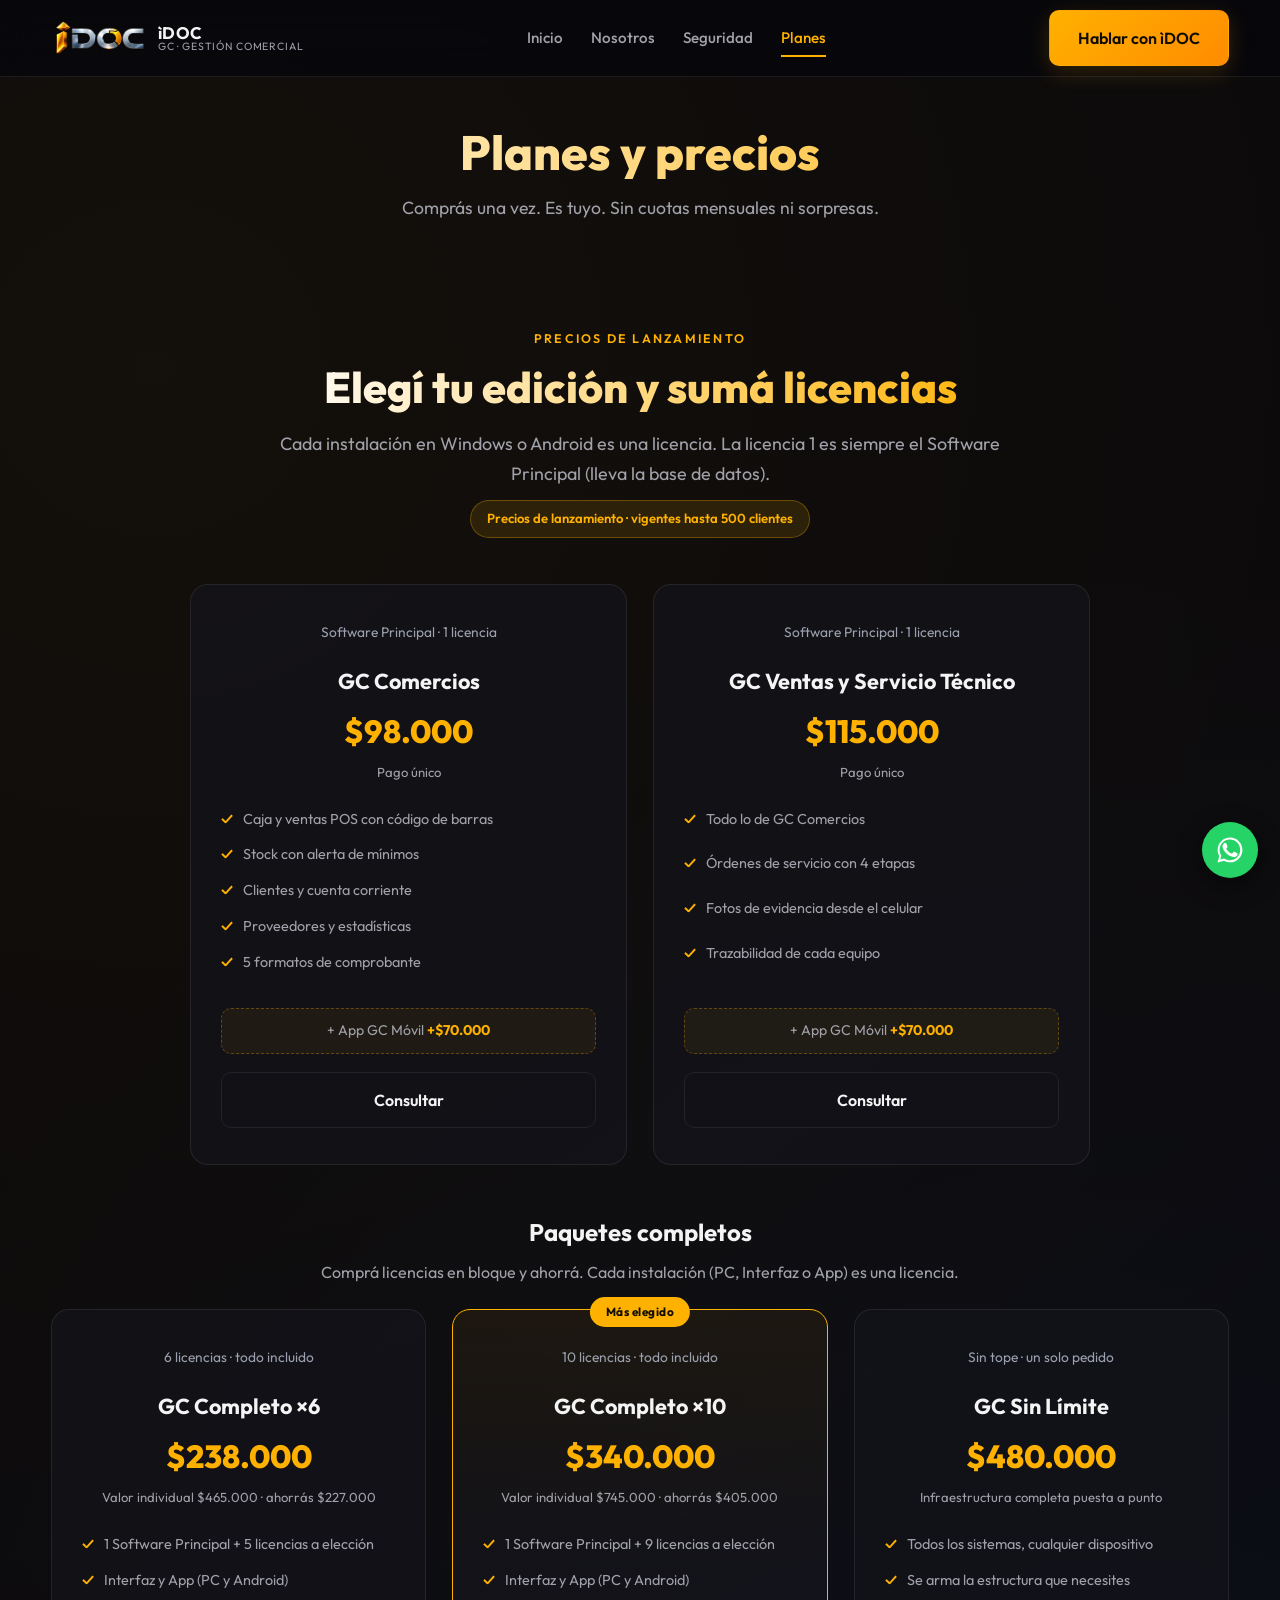
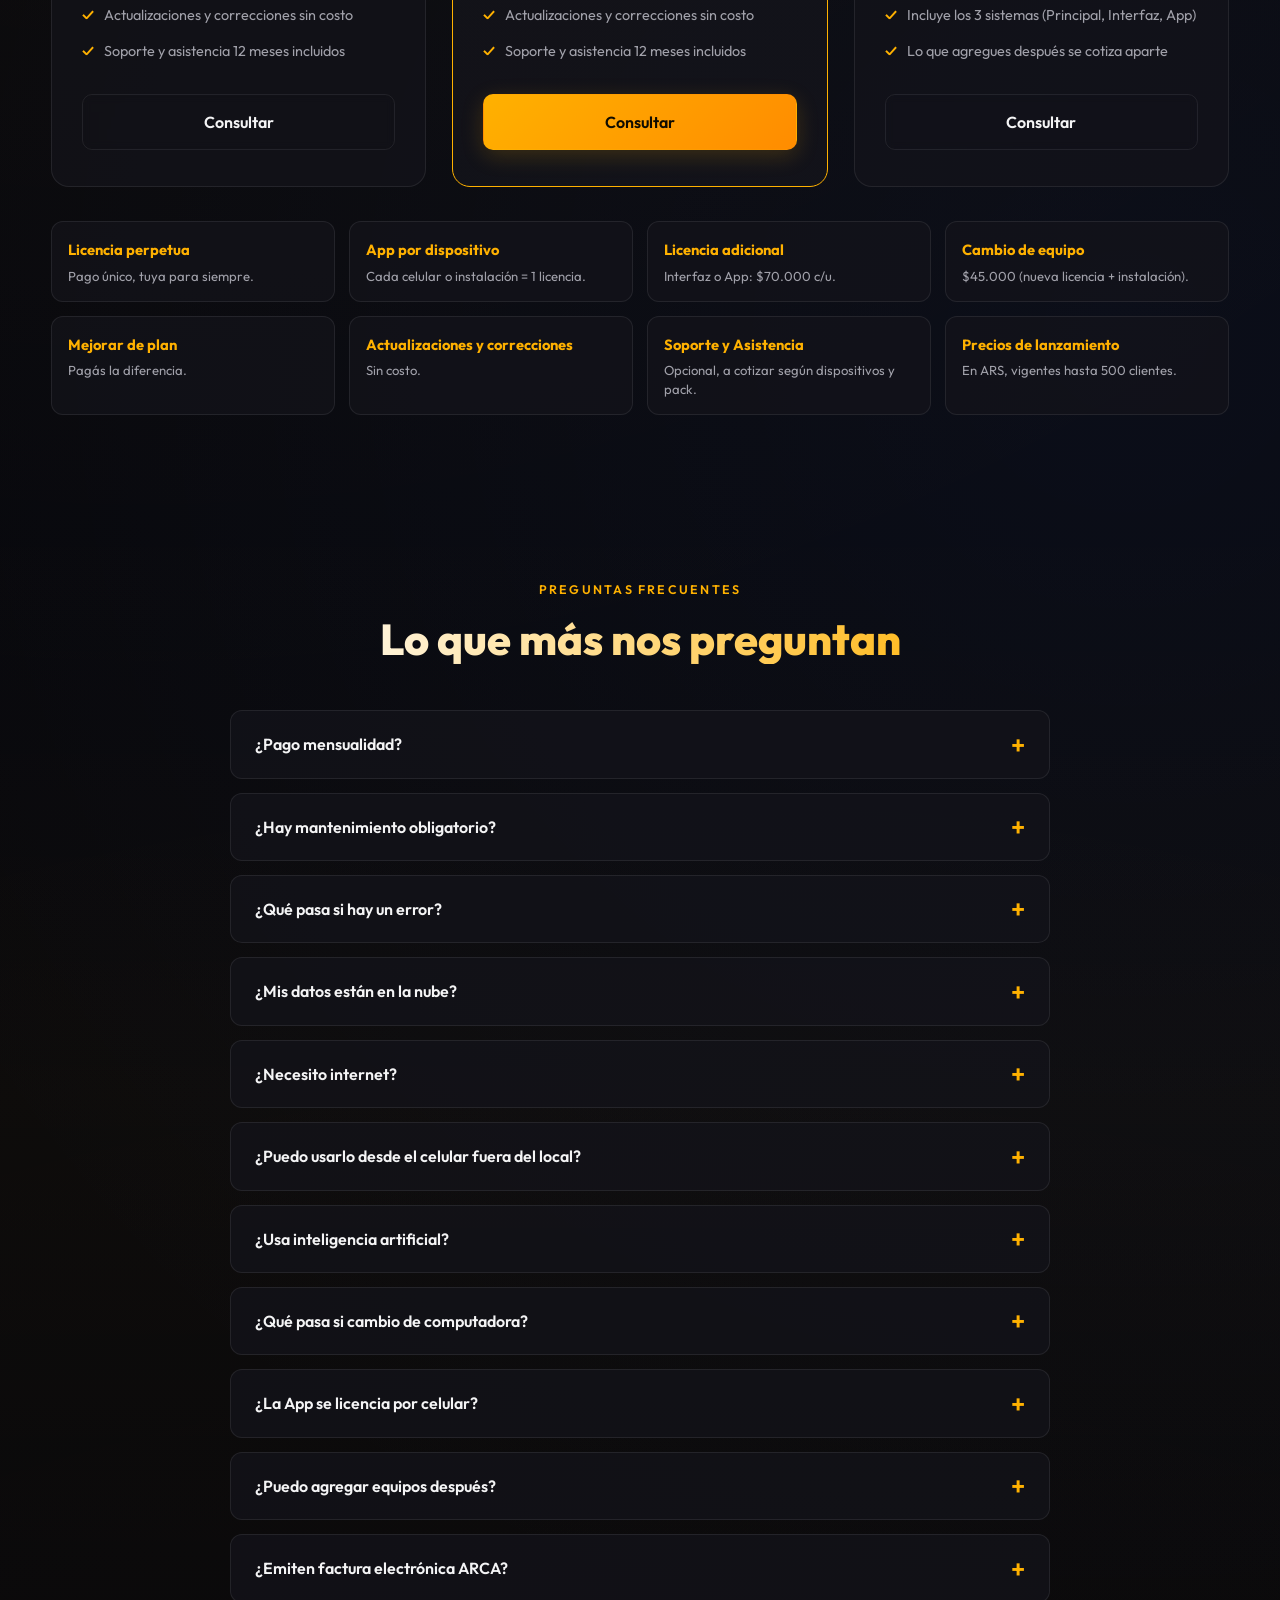
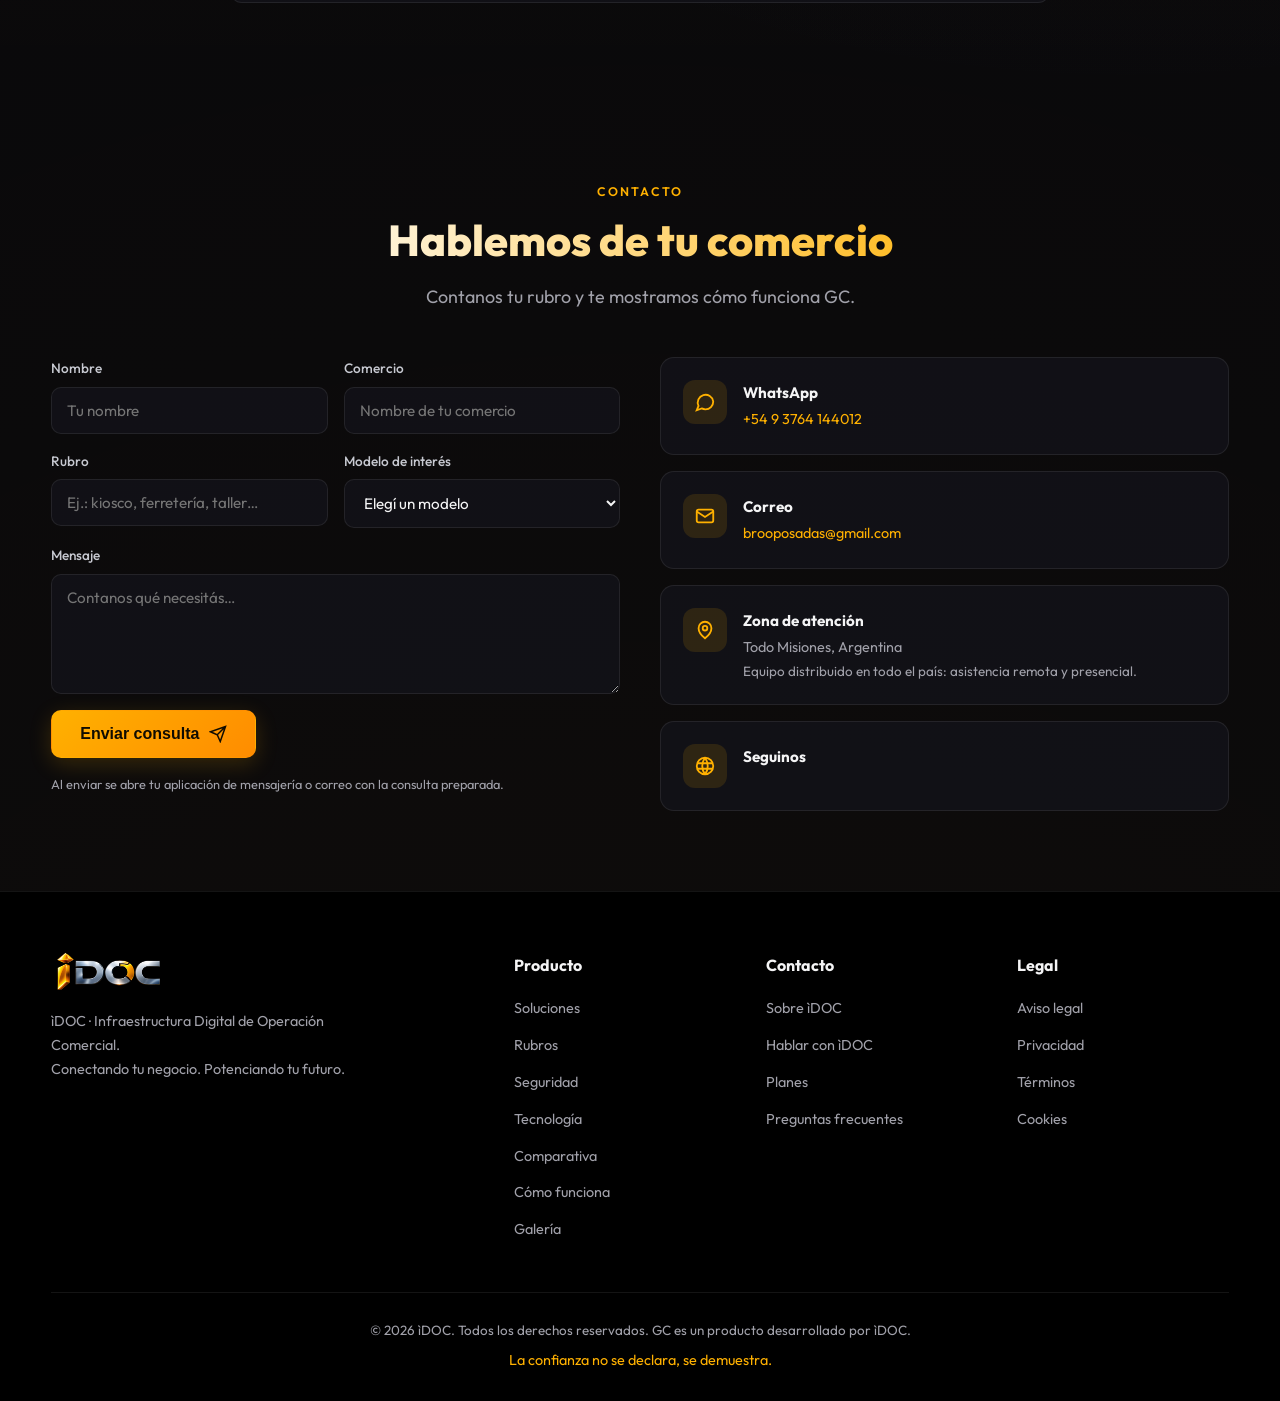
<file: planes.html>
<!DOCTYPE html>
<html lang="es">
<head>
<meta charset="UTF-8">
<meta name="viewport" content="width=device-width, initial-scale=1.0">
<title>Planes y precios · GC de ìDOC</title>
<meta name="description" content="Precios de lanzamiento de GC de ìDOC: pago único, sin mensualidad. Elige tu edición y suma licencias. Paquetes completos con descuento.">
<meta name="author" content="ìDOC">
<link rel="canonical" href="https://rsbroo.github.io/idoc-gc/planes.html">
<meta name="theme-color" content="#07070b">
<meta property="og:type" content="website">
<meta property="og:title" content="Planes y precios · GC de ìDOC">
<meta property="og:description" content="Precios de lanzamiento de GC de ìDOC: pago único, sin mensualidad. Elegí tu edición y sumá licencias.">
<meta property="og:image" content="https://rsbroo.github.io/idoc-gc/assets/img/emblema-gc.png">
<meta property="og:url" content="https://rsbroo.github.io/idoc-gc/planes.html">
<link rel="icon" type="image/png" href="assets/img/favicon.png">
<link rel="apple-touch-icon" href="assets/img/apple-touch-icon.png">
<link rel="preconnect" href="https://fonts.googleapis.com">
<link rel="preconnect" href="https://fonts.gstatic.com" crossorigin>
<link href="https://fonts.googleapis.com/css2?family=Outfit:wght@300;400;500;600;700;800&display=swap" rel="stylesheet">
<link rel="stylesheet" href="assets/css/styles.css?v=3">

<!-- Datos estructurados FAQ (SEO) -->
<script type="application/ld+json">
{
  "@context": "https://schema.org",
  "@type": "FAQPage",
  "mainEntity": [
    {"@type":"Question","name":"¿Pago mensualidad?","acceptedAnswer":{"@type":"Answer","text":"No. La licencia es de pago único. Después del primer año podés contratar Soporte y Asistencia (opcional), pero no es obligatorio para usar GC."}},
    {"@type":"Question","name":"¿Mis datos están en la nube?","acceptedAnswer":{"@type":"Answer","text":"No. Están en tu equipo, cifrados."}},
    {"@type":"Question","name":"¿La App se licencia por celular?","acceptedAnswer":{"@type":"Answer","text":"Sí. Cada instalación en Windows o Android requiere una licencia exclusiva. Por ejemplo, 10 celulares son 10 licencias."}},
    {"@type":"Question","name":"¿Emiten factura electrónica ARCA?","acceptedAnswer":{"@type":"Answer","text":"No en esta versión."}}
  ]
}
</script>
</head>
<body>

<header id="header">
    <div class="container nav">
        <a href="index.html" class="brand" aria-label="ìDOC · GC">
            <img src="assets/img/logo-idoc-nav.png" alt="ìDOC">
            <span class="brand-txt"><b>ìDOC</b><span>GC · Gestión Comercial</span></span>
        </a>
        <nav class="nav-links">
            <a href="index.html">Inicio</a>
            <a href="sobre.html">Nosotros</a>
            <a href="seguridad.html">Seguridad</a>
            <a href="planes.html" class="active">Planes</a>
        </nav>
        <div class="nav-cta">
            <a href="planes.html#contacto" class="btn btn--dorado">Hablar con ìDOC</a>
            <button class="burger" id="burger" aria-label="Abrir menú">☰</button>
        </div>
    </div>
    <div class="container mobile-menu" id="mobileMenu">
        <a href="index.html">Inicio</a>
        <a href="sobre.html">Nosotros</a>
        <a href="seguridad.html">Seguridad</a>
        <a href="planes.html">Planes</a>
        <a href="planes.html#contacto">Contacto</a>
        <a href="legal.html">Legal</a>
    </div>
</header>

<!-- Page hero -->
<section class="page-hero">
    <div class="container">
        <h1>Planes y precios</h1>
        <p>Comprás una vez. Es tuyo. Sin cuotas mensuales ni sorpresas.</p>
    </div>
</section>

<!-- Planes -->
<section class="section" id="planes">
    <div class="container">
        <div class="sec-head reveal">
            <span class="sec-eyebrow">Precios de lanzamiento</span>
            <h2>Elegí tu edición y sumá licencias</h2>
            <p>Cada instalación en Windows o Android es una licencia. La licencia 1 es siempre el Software Principal (lleva la base de datos).</p>
            <span class="launch-badge">Precios de lanzamiento · vigentes hasta 500 clientes</span>
        </div>

        <!-- Ediciones -->
        <div class="editions-grid">
            <div class="price-card reveal">
                <div class="edition">Software Principal · 1 licencia</div>
                <h3>GC Comercios</h3>
                <div class="price">$98.000</div>
                <div class="price-note">Pago único</div>
                <ul>
                    <li>Caja y ventas POS con código de barras</li>
                    <li>Stock con alerta de mínimos</li>
                    <li>Clientes y cuenta corriente</li>
                    <li>Proveedores y estadísticas</li>
                    <li>5 formatos de comprobante</li>
                </ul>
                <div class="app-addon">+ App GC Móvil <strong>+$70.000</strong></div>
                <a href="#contacto" class="btn btn--ghost" style="width:100%;">Consultar</a>
            </div>

            <div class="price-card reveal">
                <div class="edition">Software Principal · 1 licencia</div>
                <h3>GC Ventas y Servicio Técnico</h3>
                <div class="price">$115.000</div>
                <div class="price-note">Pago único</div>
                <ul>
                    <li>Todo lo de GC Comercios</li>
                    <li>Órdenes de servicio con 4 etapas</li>
                    <li>Fotos de evidencia desde el celular</li>
                    <li>Trazabilidad de cada equipo</li>
                </ul>
                <div class="app-addon">+ App GC Móvil <strong>+$70.000</strong></div>
                <a href="#contacto" class="btn btn--ghost" style="width:100%;">Consultar</a>
            </div>
        </div>

        <!-- Paquetes completos -->
        <div class="reveal" style="text-align:center; margin:48px 0 24px;">
            <h3 style="font-size:1.5rem; margin-bottom:6px;">Paquetes completos</h3>
            <p style="color:var(--texto-mut); max-width:640px; margin:0 auto;">Comprá licencias en bloque y ahorrá. Cada instalación (PC, Interfaz o App) es una licencia.</p>
        </div>

        <div class="price-grid">
            <div class="price-card reveal">
                <div class="edition">6 licencias · todo incluido</div>
                <h3>GC Completo ×6</h3>
                <div class="price">$238.000</div>
                <div class="price-note">Valor individual $465.000 · ahorrás $227.000</div>
                <ul>
                    <li>1 Software Principal + 5 licencias a elección</li>
                    <li>Interfaz y App (PC y Android)</li>
                    <li>Actualizaciones y correcciones sin costo</li>
                    <li>Soporte y asistencia 12 meses incluidos</li>
                </ul>
                <a href="#contacto" class="btn btn--ghost" style="width:100%;">Consultar</a>
            </div>

            <div class="price-card featured reveal">
                <span class="ribbon">Más elegido</span>
                <div class="edition">10 licencias · todo incluido</div>
                <h3>GC Completo ×10</h3>
                <div class="price">$340.000</div>
                <div class="price-note">Valor individual $745.000 · ahorrás $405.000</div>
                <ul>
                    <li>1 Software Principal + 9 licencias a elección</li>
                    <li>Interfaz y App (PC y Android)</li>
                    <li>Actualizaciones y correcciones sin costo</li>
                    <li>Soporte y asistencia 12 meses incluidos</li>
                </ul>
                <a href="#contacto" class="btn btn--dorado" style="width:100%;">Consultar</a>
            </div>

            <div class="price-card reveal">
                <div class="edition">Sin tope · un solo pedido</div>
                <h3>GC Sin Límite</h3>
                <div class="price">$480.000</div>
                <div class="price-note">Infraestructura completa puesta a punto</div>
                <ul>
                    <li>Todos los sistemas, cualquier dispositivo</li>
                    <li>Se arma la estructura que necesites</li>
                    <li>Incluye los 3 sistemas (Principal, Interfaz, App)</li>
                    <li>Lo que agregues después se cotiza aparte</li>
                </ul>
                <a href="#contacto" class="btn btn--ghost" style="width:100%;">Consultar</a>
            </div>
        </div>

        <!-- Condiciones -->
        <div class="conditions reveal">
            <div class="cond-item"><b>Licencia perpetua</b><span>Pago único, tuya para siempre.</span></div>
            <div class="cond-item"><b>App por dispositivo</b><span>Cada celular o instalación = 1 licencia.</span></div>
            <div class="cond-item"><b>Licencia adicional</b><span>Interfaz o App: $70.000 c/u.</span></div>
            <div class="cond-item"><b>Cambio de equipo</b><span>$45.000 (nueva licencia + instalación).</span></div>
            <div class="cond-item"><b>Mejorar de plan</b><span>Pagás la diferencia.</span></div>
            <div class="cond-item"><b>Actualizaciones y correcciones</b><span>Sin costo.</span></div>
            <div class="cond-item"><b>Soporte y Asistencia</b><span>Opcional, a cotizar según dispositivos y pack.</span></div>
            <div class="cond-item"><b>Precios de lanzamiento</b><span>En ARS, vigentes hasta 500 clientes.</span></div>
        </div>
    </div>
</section>

<!-- FAQ -->
<section class="section section--tint" id="faq">
    <div class="container">
        <div class="sec-head reveal">
            <span class="sec-eyebrow">Preguntas frecuentes</span>
            <h2>Lo que más nos preguntan</h2>
        </div>

        <div class="faq reveal">
            <details class="faq-item">
                <summary>¿Pago mensualidad?</summary>
                <div class="faq-content">No. La licencia es de pago único. Después del primer año podés contratar Soporte y Asistencia (opcional), pero no es obligatorio para usar GC.</div>
            </details>
            <details class="faq-item">
                <summary>¿Hay mantenimiento obligatorio?</summary>
                <div class="faq-content">No. GC es local y no requiere mantenimiento. Las actualizaciones y correcciones son sin costo. El Soporte y Asistencia es opcional.</div>
            </details>
            <details class="faq-item">
                <summary>¿Qué pasa si hay un error?</summary>
                <div class="faq-content">Lo corregimos sin costo. Las actualizaciones y correcciones del software son sin costo.</div>
            </details>
            <details class="faq-item">
                <summary>¿Mis datos están en la nube?</summary>
                <div class="faq-content">No. Están en tu equipo, cifrados.</div>
            </details>
            <details class="faq-item">
                <summary>¿Necesito internet?</summary>
                <div class="faq-content">La operación diaria es local; internet solo se usa para integraciones opcionales (como enviar comprobantes por WhatsApp o conectar el celular por red privada Tailscale).</div>
            </details>
            <details class="faq-item">
                <summary>¿Puedo usarlo desde el celular fuera del local?</summary>
                <div class="faq-content">Sí, mediante red privada Tailscale (opcional).</div>
            </details>
            <details class="faq-item">
                <summary>¿Usa inteligencia artificial?</summary>
                <div class="faq-content">No incorpora inteligencia artificial que lea o procese tu información.</div>
            </details>
            <details class="faq-item">
                <summary>¿Qué pasa si cambio de computadora?</summary>
                <div class="faq-content">Hacés una copia cifrada del sistema y la restauramos. El cambio de equipo requiere una licencia nueva: $45.000 (incluye instalación).</div>
            </details>
            <details class="faq-item">
                <summary>¿La App se licencia por celular?</summary>
                <div class="faq-content">Sí. Cada instalación en Windows o Android requiere una licencia exclusiva. Por ejemplo, 10 celulares son 10 licencias.</div>
            </details>
            <details class="faq-item">
                <summary>¿Puedo agregar equipos después?</summary>
                <div class="faq-content">Sí. Cada licencia adicional (Interfaz o App) cuesta $70.000. También podés mejorar tu plan pagando la diferencia.</div>
            </details>
            <details class="faq-item">
                <summary>¿Emiten factura electrónica ARCA?</summary>
                <div class="faq-content">No en esta versión.</div>
            </details>
        </div>
    </div>
</section>

<!-- Contacto -->
<section class="section" id="contacto">
    <div class="container">
        <div class="sec-head reveal">
            <span class="sec-eyebrow">Contacto</span>
            <h2>Hablemos de tu comercio</h2>
            <p>Contanos tu rubro y te mostramos cómo funciona GC.</p>
        </div>

        <div class="contact-grid">
            <form class="form reveal" id="contactForm" novalidate>
                <div class="form-row">
                    <div class="field">
                        <label for="f-nombre">Nombre</label>
                        <input id="f-nombre" name="nombre" type="text" placeholder="Tu nombre" required>
                    </div>
                    <div class="field">
                        <label for="f-comercio">Comercio</label>
                        <input id="f-comercio" name="comercio" type="text" placeholder="Nombre de tu comercio">
                    </div>
                </div>
                <div class="form-row">
                    <div class="field">
                        <label for="f-rubro">Rubro</label>
                        <input id="f-rubro" name="rubro" type="text" placeholder="Ej.: kiosco, ferretería, taller…">
                    </div>
                    <div class="field">
                        <label for="f-modelo">Modelo de interés</label>
                        <select id="f-modelo" name="modelo">
                            <option value="">Elegí un modelo</option>
                            <option>GC Comercios</option>
                            <option>GC Ventas y Servicio Técnico</option>
                            <option>GC Solo Interfaz</option>
                            <option>App GC Móvil</option>
                            <option>GC Completo ×6</option>
                            <option>GC Completo ×10</option>
                            <option>GC Sin Límite</option>
                            <option>No estoy seguro / necesito asesoramiento</option>
                        </select>
                    </div>
                </div>
                <div class="field">
                    <label for="f-mensaje">Mensaje</label>
                    <textarea id="f-mensaje" name="mensaje" placeholder="Contanos qué necesitás…"></textarea>
                </div>
                <button type="submit" class="btn btn--dorado" style="justify-self:start;">
                    Enviar consulta
                    <svg viewBox="0 0 24 24" fill="none" stroke="currentColor" stroke-width="2"><path d="M22 2L11 13M22 2l-7 20-4-9-9-4 20-7z"/></svg>
                </button>
                <p class="form-note" id="formNote">Al enviar se abre tu aplicación de mensajería o correo con la consulta preparada.</p>
            </form>

            <div class="contact-side reveal">
                <div class="contact-card">
                    <div class="ico"><svg viewBox="0 0 24 24" fill="none" stroke="currentColor" stroke-width="2"><path d="M21 11.5a8.5 8.5 0 01-8.5 8.5c-1.5 0-2.9-.4-4.1-1L3 21l1.9-4.7A8.5 8.5 0 1121 11.5z"/></svg></div>
                    <div>
                        <h4>WhatsApp</h4>
                        <p><a href="#" id="wa-link">+54 9 3764 144012</a></p>
                    </div>
                </div>
                <div class="contact-card">
                    <div class="ico"><svg viewBox="0 0 24 24" fill="none" stroke="currentColor" stroke-width="2"><rect x="3" y="5" width="18" height="14" rx="2"/><path d="M3 7l9 6 9-6"/></svg></div>
                    <div>
                        <h4>Correo</h4>
                        <p><a href="#" id="mail-link">brooposadas@gmail.com</a></p>
                    </div>
                </div>
                <div class="contact-card">
                    <div class="ico"><svg viewBox="0 0 24 24" fill="none" stroke="currentColor" stroke-width="2"><path d="M12 21s7-5.5 7-11a7 7 0 10-14 0c0 5.5 7 11 7 11z"/><circle cx="12" cy="10" r="2.5"/></svg></div>
                    <div>
                        <h4>Zona de atención</h4>
                        <p id="zona-valor">Todo Misiones, Argentina</p>
                        <p style="font-size:.84rem;">Equipo distribuido en todo el país: asistencia remota y presencial.</p>
                    </div>
                </div>
                <div class="contact-card">
                    <div class="ico"><svg viewBox="0 0 24 24" fill="none" stroke="currentColor" stroke-width="2"><circle cx="12" cy="12" r="9"/><path d="M3.5 9h17M3.5 15h17M12 3a15 15 0 010 18M12 3a15 15 0 000 18"/></svg></div>
                    <div>
                        <h4>Seguinos</h4>
                        <div class="social-row" id="socialRow"></div>
                    </div>
                </div>
            </div>
        </div>
    </div>
</section>

<!-- Footer -->
<footer>
    <div class="container">
        <div class="footer-grid">
            <div class="footer-brand">
                <img src="assets/img/logo-idoc-nav.png" alt="ìDOC">
                <p>ìDOC · Infraestructura Digital de Operación Comercial.<br>Conectando tu negocio. Potenciando tu futuro.</p>
                <div class="social-row" id="socialRowFooter"></div>
            </div>
            <div class="footer-links">
                <h4>Producto</h4>
                <ul>
                    <li><a href="index.html#soluciones">Soluciones</a></li>
                    <li><a href="index.html#rubros">Rubros</a></li>
                    <li><a href="seguridad.html">Seguridad</a></li>
                    <li><a href="seguridad.html#tecnologia">Tecnología</a></li>
                    <li><a href="index.html#comparativa">Comparativa</a></li>
                    <li><a href="seguridad.html#como-funciona">Cómo funciona</a></li>
                    <li><a href="seguridad.html#galeria">Galería</a></li>
                </ul>
            </div>
            <div class="footer-links">
                <h4>Contacto</h4>
                <ul>
                    <li><a href="sobre.html">Sobre ìDOC</a></li>
                    <li><a href="planes.html#contacto">Hablar con ìDOC</a></li>
                    <li><a href="planes.html">Planes</a></li>
                    <li><a href="planes.html#faq">Preguntas frecuentes</a></li>
                </ul>
            </div>
            <div class="footer-links">
                <h4>Legal</h4>
                <ul>
                    <li><a href="legal.html">Aviso legal</a></li>
                    <li><a href="legal.html#privacidad">Privacidad</a></li>
                    <li><a href="legal.html#terminos">Términos</a></li>
                    <li><a href="legal.html#cookies">Cookies</a></li>
                </ul>
            </div>
        </div>
        <div class="footer-bottom">
            <p>&copy; 2026 ìDOC. Todos los derechos reservados. GC es un producto desarrollado por ìDOC.</p>
            <p class="motto">La confianza no se declara, se demuestra.</p>
        </div>
    </div>
</footer>

<a class="wa-float" id="waFloat" href="https://wa.me/5493764144012" target="_blank" rel="noopener" aria-label="Contactar por WhatsApp">
    <svg viewBox="0 0 24 24"><path d="M17.47 14.38c-.3-.15-1.76-.87-2.03-.97-.27-.1-.47-.15-.67.15-.2.3-.77.97-.94 1.17-.17.2-.35.22-.65.07-.3-.15-1.26-.46-2.4-1.48-.89-.79-1.49-1.77-1.66-2.07-.17-.3-.02-.46.13-.61.13-.13.3-.35.45-.52.15-.17.2-.3.3-.5.1-.2.05-.37-.02-.52-.07-.15-.67-1.62-.92-2.22-.24-.58-.49-.5-.67-.51h-.57c-.2 0-.52.07-.79.37-.27.3-1.04 1.02-1.04 2.48s1.07 2.88 1.22 3.08c.15.2 2.1 3.2 5.08 4.49.71.31 1.26.49 1.69.63.71.23 1.36.2 1.87.12.57-.09 1.76-.72 2.01-1.41.25-.7.25-1.29.17-1.41-.07-.13-.27-.2-.57-.35z"/><path d="M12.04 2C6.58 2 2.13 6.45 2.13 11.91c0 1.75.46 3.45 1.32 4.95L2 22l5.28-1.38c1.45.79 3.08 1.21 4.76 1.21 5.46 0 9.91-4.45 9.91-9.91S17.5 2 12.04 2zm0 18.15c-1.53 0-3.03-.41-4.34-1.19l-.31-.18-3.13.82.84-3.05-.2-.32a8.22 8.22 0 01-1.22-4.32c0-4.54 3.7-8.24 8.24-8.24s8.24 3.7 8.24 8.24-3.7 8.24-8.24 8.24z"/></svg>
</a>
<button class="to-top" id="toTop" aria-label="Volver arriba">↑</button>

<script src="assets/js/main.js?v=3"></script>
</body>
</html>
</file>
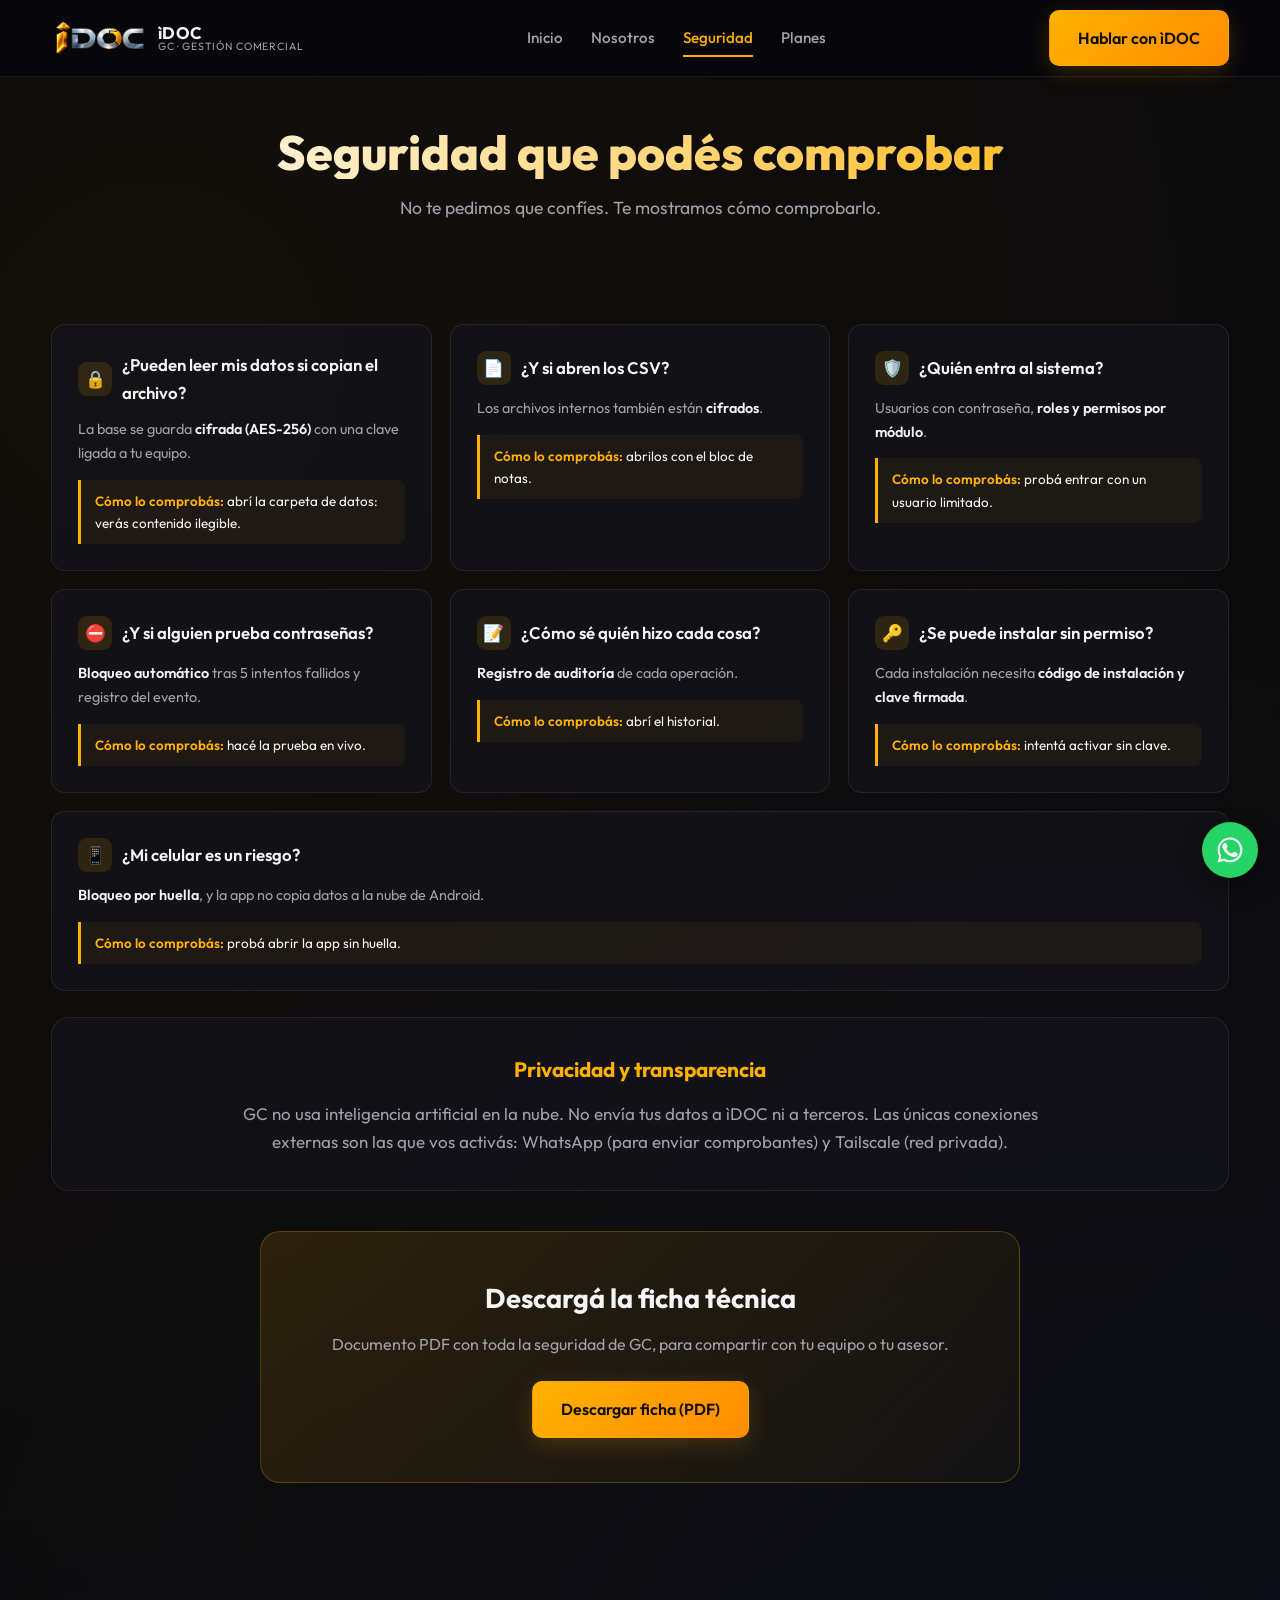
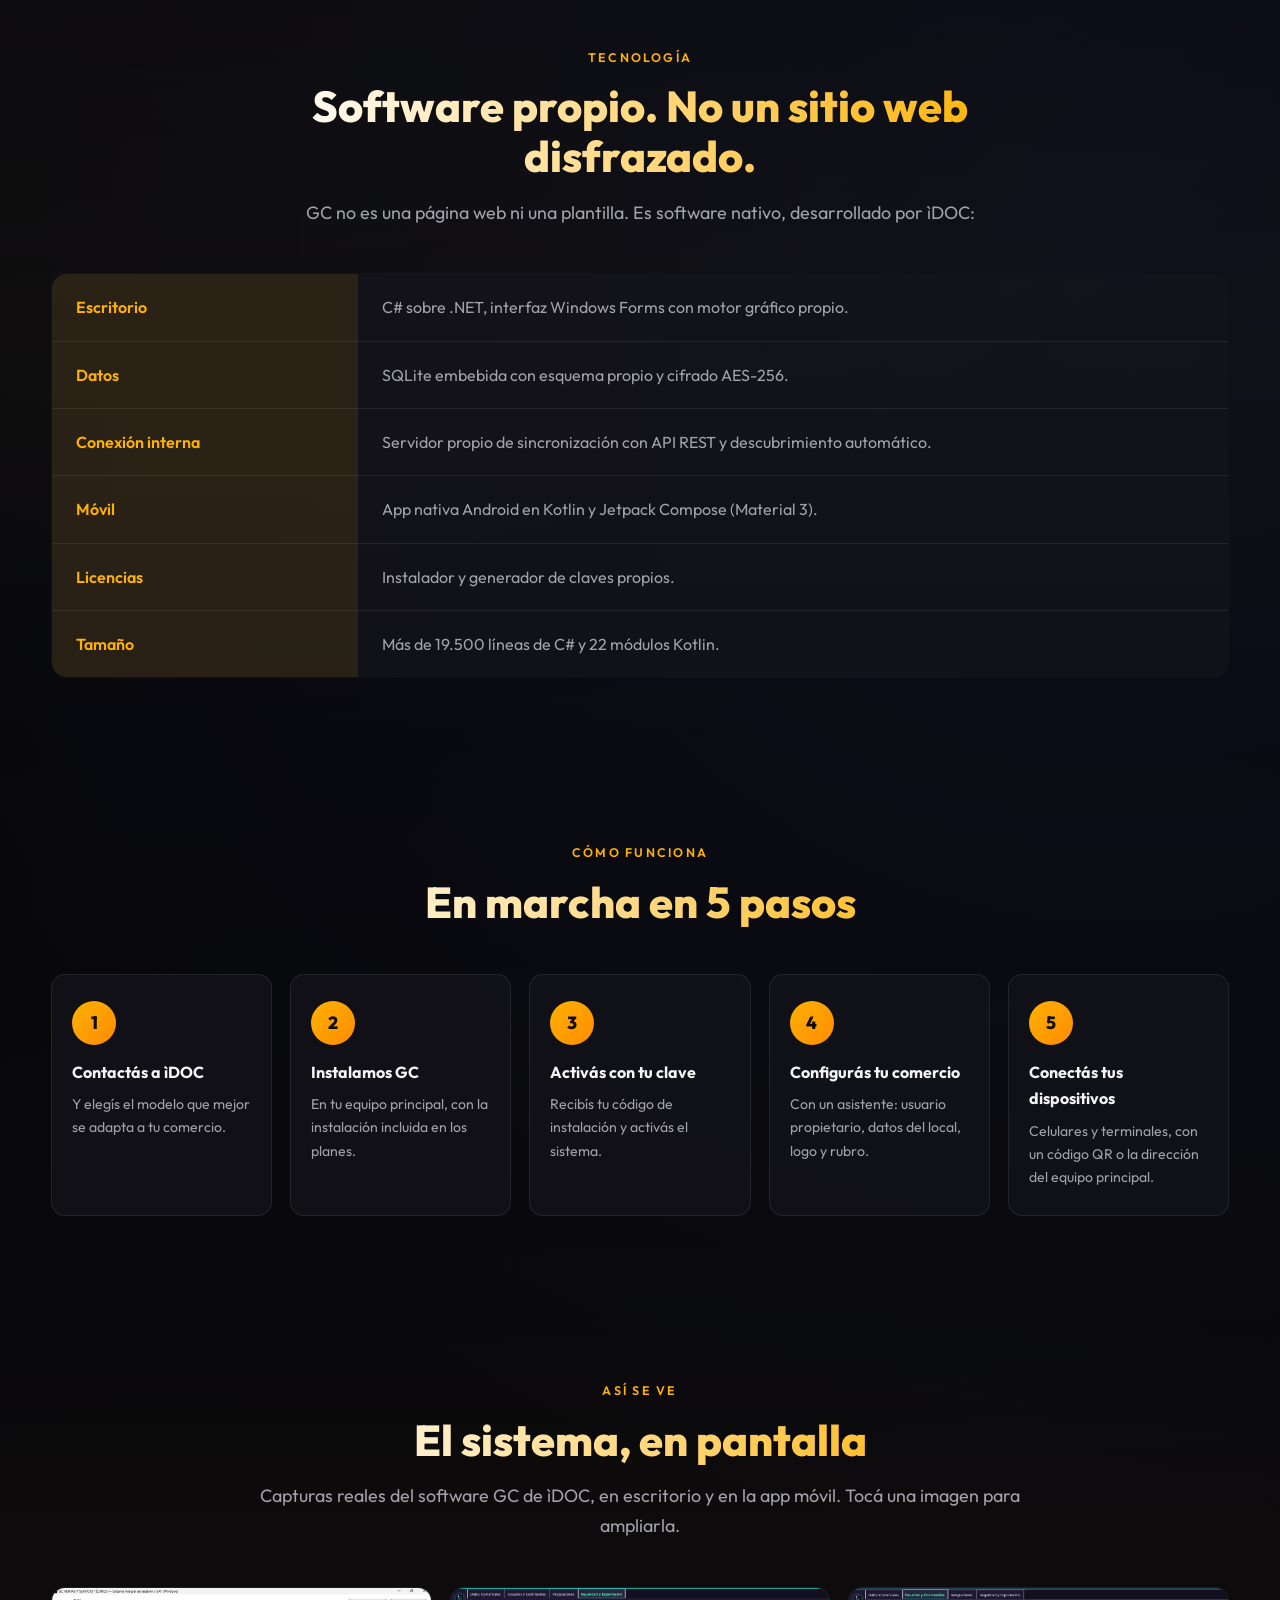
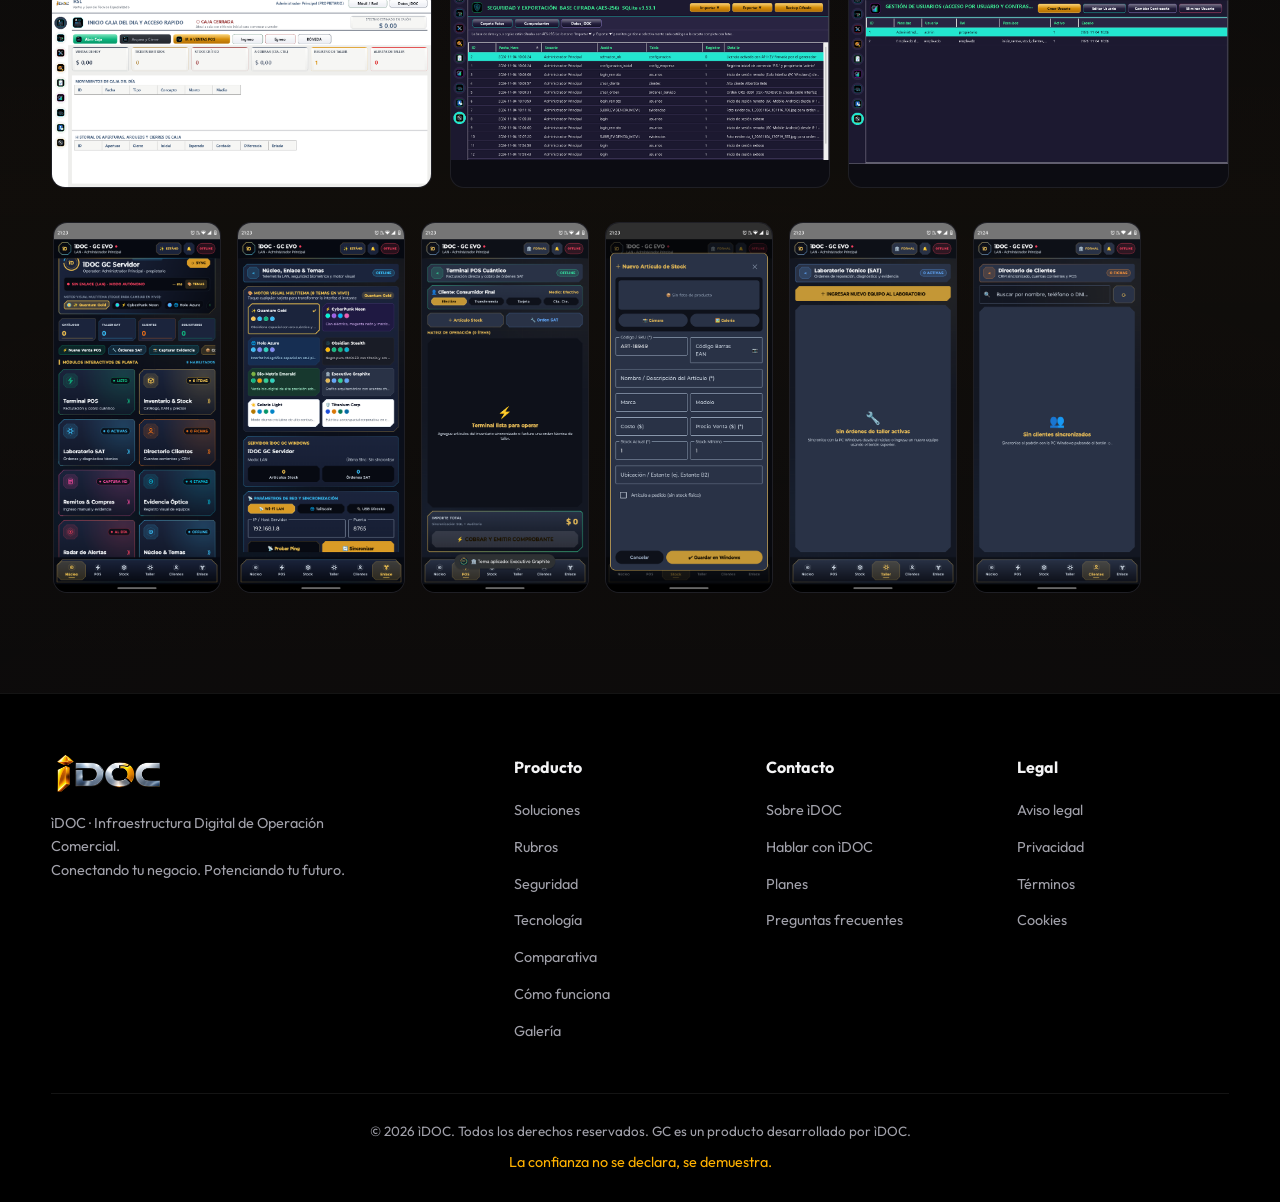
<file: seguridad.html>
<!DOCTYPE html>
<html lang="es">
<head>
<meta charset="UTF-8">
<meta name="viewport" content="width=device-width, initial-scale=1.0">
<title>Seguridad y tecnología · GC de ìDOC</title>
<meta name="description" content="Seguridad en capas que podés comprobar: datos cifrados AES-256, permisos por rol, auditoría y software nativo. Tecnología propia de GC de ìDOC.">
<meta name="author" content="ìDOC">
<link rel="canonical" href="https://rsbroo.github.io/idoc-gc/seguridad.html">
<meta name="theme-color" content="#07070b">
<meta property="og:type" content="website">
<meta property="og:title" content="Seguridad y tecnología · GC de ìDOC">
<meta property="og:description" content="Seguridad en capas que podés comprobar: datos cifrados AES-256, permisos por rol, auditoría y software nativo.">
<meta property="og:image" content="https://rsbroo.github.io/idoc-gc/assets/img/emblema-gc.png">
<meta property="og:url" content="https://rsbroo.github.io/idoc-gc/seguridad.html">
<link rel="icon" type="image/png" href="assets/img/favicon.png">
<link rel="apple-touch-icon" href="assets/img/apple-touch-icon.png">
<link rel="preconnect" href="https://fonts.googleapis.com">
<link rel="preconnect" href="https://fonts.gstatic.com" crossorigin>
<link href="https://fonts.googleapis.com/css2?family=Outfit:wght@300;400;500;600;700;800&display=swap" rel="stylesheet">
<link rel="stylesheet" href="assets/css/styles.css?v=3">
</head>
<body>

<header id="header">
    <div class="container nav">
        <a href="index.html" class="brand" aria-label="ìDOC · GC">
            <img src="assets/img/logo-idoc-nav.png" alt="ìDOC">
            <span class="brand-txt"><b>ìDOC</b><span>GC · Gestión Comercial</span></span>
        </a>
        <nav class="nav-links">
            <a href="index.html">Inicio</a>
            <a href="sobre.html">Nosotros</a>
            <a href="seguridad.html" class="active">Seguridad</a>
            <a href="planes.html">Planes</a>
        </nav>
        <div class="nav-cta">
            <a href="planes.html#contacto" class="btn btn--dorado">Hablar con ìDOC</a>
            <button class="burger" id="burger" aria-label="Abrir menú">☰</button>
        </div>
    </div>
    <div class="container mobile-menu" id="mobileMenu">
        <a href="index.html">Inicio</a>
        <a href="sobre.html">Nosotros</a>
        <a href="seguridad.html">Seguridad</a>
        <a href="planes.html">Planes</a>
        <a href="planes.html#contacto">Contacto</a>
        <a href="legal.html">Legal</a>
    </div>
</header>

<!-- Page hero -->
<section class="page-hero">
    <div class="container">
        <h1>Seguridad que podés comprobar</h1>
        <p>No te pedimos que confíes. Te mostramos cómo comprobarlo.</p>
    </div>
</section>

<!-- Seguridad -->
<section class="section" id="seguridad">
    <div class="container">
        <div class="sec-grid">
            <div class="sec-card reveal">
                <div class="q"><span class="ico">🔒</span> ¿Pueden leer mis datos si copian el archivo?</div>
                <p class="ans">La base se guarda <strong>cifrada (AES-256)</strong> con una clave ligada a tu equipo.</p>
                <div class="proof"><b>Cómo lo comprobás:</b> abrí la carpeta de datos: verás contenido ilegible.</div>
            </div>
            <div class="sec-card reveal">
                <div class="q"><span class="ico">📄</span> ¿Y si abren los CSV?</div>
                <p class="ans">Los archivos internos también están <strong>cifrados</strong>.</p>
                <div class="proof"><b>Cómo lo comprobás:</b> abrilos con el bloc de notas.</div>
            </div>
            <div class="sec-card reveal">
                <div class="q"><span class="ico">🛡️</span> ¿Quién entra al sistema?</div>
                <p class="ans">Usuarios con contraseña, <strong>roles y permisos por módulo</strong>.</p>
                <div class="proof"><b>Cómo lo comprobás:</b> probá entrar con un usuario limitado.</div>
            </div>
            <div class="sec-card reveal">
                <div class="q"><span class="ico">⛔</span> ¿Y si alguien prueba contraseñas?</div>
                <p class="ans"><strong>Bloqueo automático</strong> tras 5 intentos fallidos y registro del evento.</p>
                <div class="proof"><b>Cómo lo comprobás:</b> hacé la prueba en vivo.</div>
            </div>
            <div class="sec-card reveal">
                <div class="q"><span class="ico">📝</span> ¿Cómo sé quién hizo cada cosa?</div>
                <p class="ans"><strong>Registro de auditoría</strong> de cada operación.</p>
                <div class="proof"><b>Cómo lo comprobás:</b> abrí el historial.</div>
            </div>
            <div class="sec-card reveal">
                <div class="q"><span class="ico">🔑</span> ¿Se puede instalar sin permiso?</div>
                <p class="ans">Cada instalación necesita <strong>código de instalación y clave firmada</strong>.</p>
                <div class="proof"><b>Cómo lo comprobás:</b> intentá activar sin clave.</div>
            </div>
            <div class="sec-card span-3 reveal">
                <div class="q"><span class="ico">📱</span> ¿Mi celular es un riesgo?</div>
                <p class="ans"><strong>Bloqueo por huella</strong>, y la app no copia datos a la nube de Android.</p>
                <div class="proof"><b>Cómo lo comprobás:</b> probá abrir la app sin huella.</div>
            </div>
        </div>

        <div class="privacy reveal">
            <h3>Privacidad y transparencia</h3>
            <p>GC no usa inteligencia artificial en la nube. No envía tus datos a ìDOC ni a terceros. Las únicas conexiones externas son las que vos activás: WhatsApp (para enviar comprobantes) y Tailscale (red privada).</p>
        </div>

        <div class="cta-band reveal" style="max-width:760px; margin:40px auto 0;">
            <h3>Descargá la ficha técnica</h3>
            <p>Documento PDF con toda la seguridad de GC, para compartir con tu equipo o tu asesor.</p>
            <a href="assets/docs/ficha-tecnica-seguridad-gc.pdf" class="btn btn--dorado" download>Descargar ficha (PDF)</a>
        </div>
    </div>
</section>

<!-- Tecnología -->
<section class="section section--tint" id="tecnologia">
    <div class="container">
        <div class="sec-head reveal">
            <span class="sec-eyebrow">Tecnología</span>
            <h2>Software propio. No un sitio web disfrazado.</h2>
            <p>GC no es una página web ni una plantilla. Es software nativo, desarrollado por ìDOC:</p>
        </div>

        <div class="reveal">
            <table class="tech">
                <tbody>
                    <tr><th>Escritorio</th><td>C# sobre .NET, interfaz Windows Forms con motor gráfico propio.</td></tr>
                    <tr><th>Datos</th><td>SQLite embebida con esquema propio y cifrado AES-256.</td></tr>
                    <tr><th>Conexión interna</th><td>Servidor propio de sincronización con API REST y descubrimiento automático.</td></tr>
                    <tr><th>Móvil</th><td>App nativa Android en Kotlin y Jetpack Compose (Material 3).</td></tr>
                    <tr><th>Licencias</th><td>Instalador y generador de claves propios.</td></tr>
                    <tr><th>Tamaño</th><td>Más de 19.500 líneas de C# y 22 módulos Kotlin.</td></tr>
                </tbody>
            </table>
        </div>
    </div>
</section>

<!-- Cómo funciona -->
<section class="section" id="como-funciona">
    <div class="container">
        <div class="sec-head reveal">
            <span class="sec-eyebrow">Cómo funciona</span>
            <h2>En marcha en 5 pasos</h2>
        </div>

        <div class="steps">
            <div class="step reveal"><div class="num">1</div><h4>Contactás a ìDOC</h4><p>Y elegís el modelo que mejor se adapta a tu comercio.</p></div>
            <div class="step reveal"><div class="num">2</div><h4>Instalamos GC</h4><p>En tu equipo principal, con la instalación incluida en los planes.</p></div>
            <div class="step reveal"><div class="num">3</div><h4>Activás con tu clave</h4><p>Recibís tu código de instalación y activás el sistema.</p></div>
            <div class="step reveal"><div class="num">4</div><h4>Configurás tu comercio</h4><p>Con un asistente: usuario propietario, datos del local, logo y rubro.</p></div>
            <div class="step reveal"><div class="num">5</div><h4>Conectás tus dispositivos</h4><p>Celulares y terminales, con un código QR o la dirección del equipo principal.</p></div>
        </div>
    </div>
</section>

<!-- Galería -->
<section class="section section--tint" id="galeria">
    <div class="container">
        <div class="sec-head reveal">
            <span class="sec-eyebrow">Así se ve</span>
            <h2>El sistema, en pantalla</h2>
            <p>Capturas reales del software GC de ìDOC, en escritorio y en la app móvil. Tocá una imagen para ampliarla.</p>
        </div>

        <div class="gallery-desktop reveal">
            <div class="shot"><img src="assets/img/gc-escritorio-1.png" alt="Captura de GC" loading="lazy" decoding="async"></div>
            <div class="shot"><img src="assets/img/gc-escritorio-5.png" alt="Captura de GC" loading="lazy" decoding="async"></div>
            <div class="shot"><img src="assets/img/gc-escritorio-6.png" alt="Captura de GC" loading="lazy" decoding="async"></div>
        </div>

        <div style="margin-top: 28px;">
            <div class="gallery-mobile reveal">
                <div class="shot"><img src="assets/img/gc-app-1.png" alt="App GC Móvil" loading="lazy" decoding="async"></div>
                <div class="shot"><img src="assets/img/gc-app-2.png" alt="App GC Móvil" loading="lazy" decoding="async"></div>
                <div class="shot"><img src="assets/img/gc-app-3.png" alt="App GC Móvil" loading="lazy" decoding="async"></div>
                <div class="shot"><img src="assets/img/gc-app-4.png" alt="App GC Móvil" loading="lazy" decoding="async"></div>
                <div class="shot"><img src="assets/img/gc-app-5.png" alt="App GC Móvil" loading="lazy" decoding="async"></div>
                <div class="shot"><img src="assets/img/gc-app-6.png" alt="App GC Móvil" loading="lazy" decoding="async"></div>
            </div>
        </div>
    </div>
</section>

<!-- Footer -->
<footer>
    <div class="container">
        <div class="footer-grid">
            <div class="footer-brand">
                <img src="assets/img/logo-idoc-nav.png" alt="ìDOC">
                <p>ìDOC · Infraestructura Digital de Operación Comercial.<br>Conectando tu negocio. Potenciando tu futuro.</p>
                <div class="social-row" id="socialRowFooter"></div>
            </div>
            <div class="footer-links">
                <h4>Producto</h4>
                <ul>
                    <li><a href="index.html#soluciones">Soluciones</a></li>
                    <li><a href="index.html#rubros">Rubros</a></li>
                    <li><a href="seguridad.html">Seguridad</a></li>
                    <li><a href="seguridad.html#tecnologia">Tecnología</a></li>
                    <li><a href="index.html#comparativa">Comparativa</a></li>
                    <li><a href="seguridad.html#como-funciona">Cómo funciona</a></li>
                    <li><a href="seguridad.html#galeria">Galería</a></li>
                </ul>
            </div>
            <div class="footer-links">
                <h4>Contacto</h4>
                <ul>
                    <li><a href="sobre.html">Sobre ìDOC</a></li>
                    <li><a href="planes.html#contacto">Hablar con ìDOC</a></li>
                    <li><a href="planes.html">Planes</a></li>
                    <li><a href="planes.html#faq">Preguntas frecuentes</a></li>
                </ul>
            </div>
            <div class="footer-links">
                <h4>Legal</h4>
                <ul>
                    <li><a href="legal.html">Aviso legal</a></li>
                    <li><a href="legal.html#privacidad">Privacidad</a></li>
                    <li><a href="legal.html#terminos">Términos</a></li>
                    <li><a href="legal.html#cookies">Cookies</a></li>
                </ul>
            </div>
        </div>
        <div class="footer-bottom">
            <p>&copy; 2026 ìDOC. Todos los derechos reservados. GC es un producto desarrollado por ìDOC.</p>
            <p class="motto">La confianza no se declara, se demuestra.</p>
        </div>
    </div>
</footer>

<a class="wa-float" id="waFloat" href="https://wa.me/5493764144012" target="_blank" rel="noopener" aria-label="Contactar por WhatsApp">
    <svg viewBox="0 0 24 24"><path d="M17.47 14.38c-.3-.15-1.76-.87-2.03-.97-.27-.1-.47-.15-.67.15-.2.3-.77.97-.94 1.17-.17.2-.35.22-.65.07-.3-.15-1.26-.46-2.4-1.48-.89-.79-1.49-1.77-1.66-2.07-.17-.3-.02-.46.13-.61.13-.13.3-.35.45-.52.15-.17.2-.3.3-.5.1-.2.05-.37-.02-.52-.07-.15-.67-1.62-.92-2.22-.24-.58-.49-.5-.67-.51h-.57c-.2 0-.52.07-.79.37-.27.3-1.04 1.02-1.04 2.48s1.07 2.88 1.22 3.08c.15.2 2.1 3.2 5.08 4.49.71.31 1.26.49 1.69.63.71.23 1.36.2 1.87.12.57-.09 1.76-.72 2.01-1.41.25-.7.25-1.29.17-1.41-.07-.13-.27-.2-.57-.35z"/><path d="M12.04 2C6.58 2 2.13 6.45 2.13 11.91c0 1.75.46 3.45 1.32 4.95L2 22l5.28-1.38c1.45.79 3.08 1.21 4.76 1.21 5.46 0 9.91-4.45 9.91-9.91S17.5 2 12.04 2zm0 18.15c-1.53 0-3.03-.41-4.34-1.19l-.31-.18-3.13.82.84-3.05-.2-.32a8.22 8.22 0 01-1.22-4.32c0-4.54 3.7-8.24 8.24-8.24s8.24 3.7 8.24 8.24-3.7 8.24-8.24 8.24z"/></svg>
</a>
<button class="to-top" id="toTop" aria-label="Volver arriba">↑</button>

<script src="assets/js/main.js?v=3"></script>
</body>
</html>
</file>
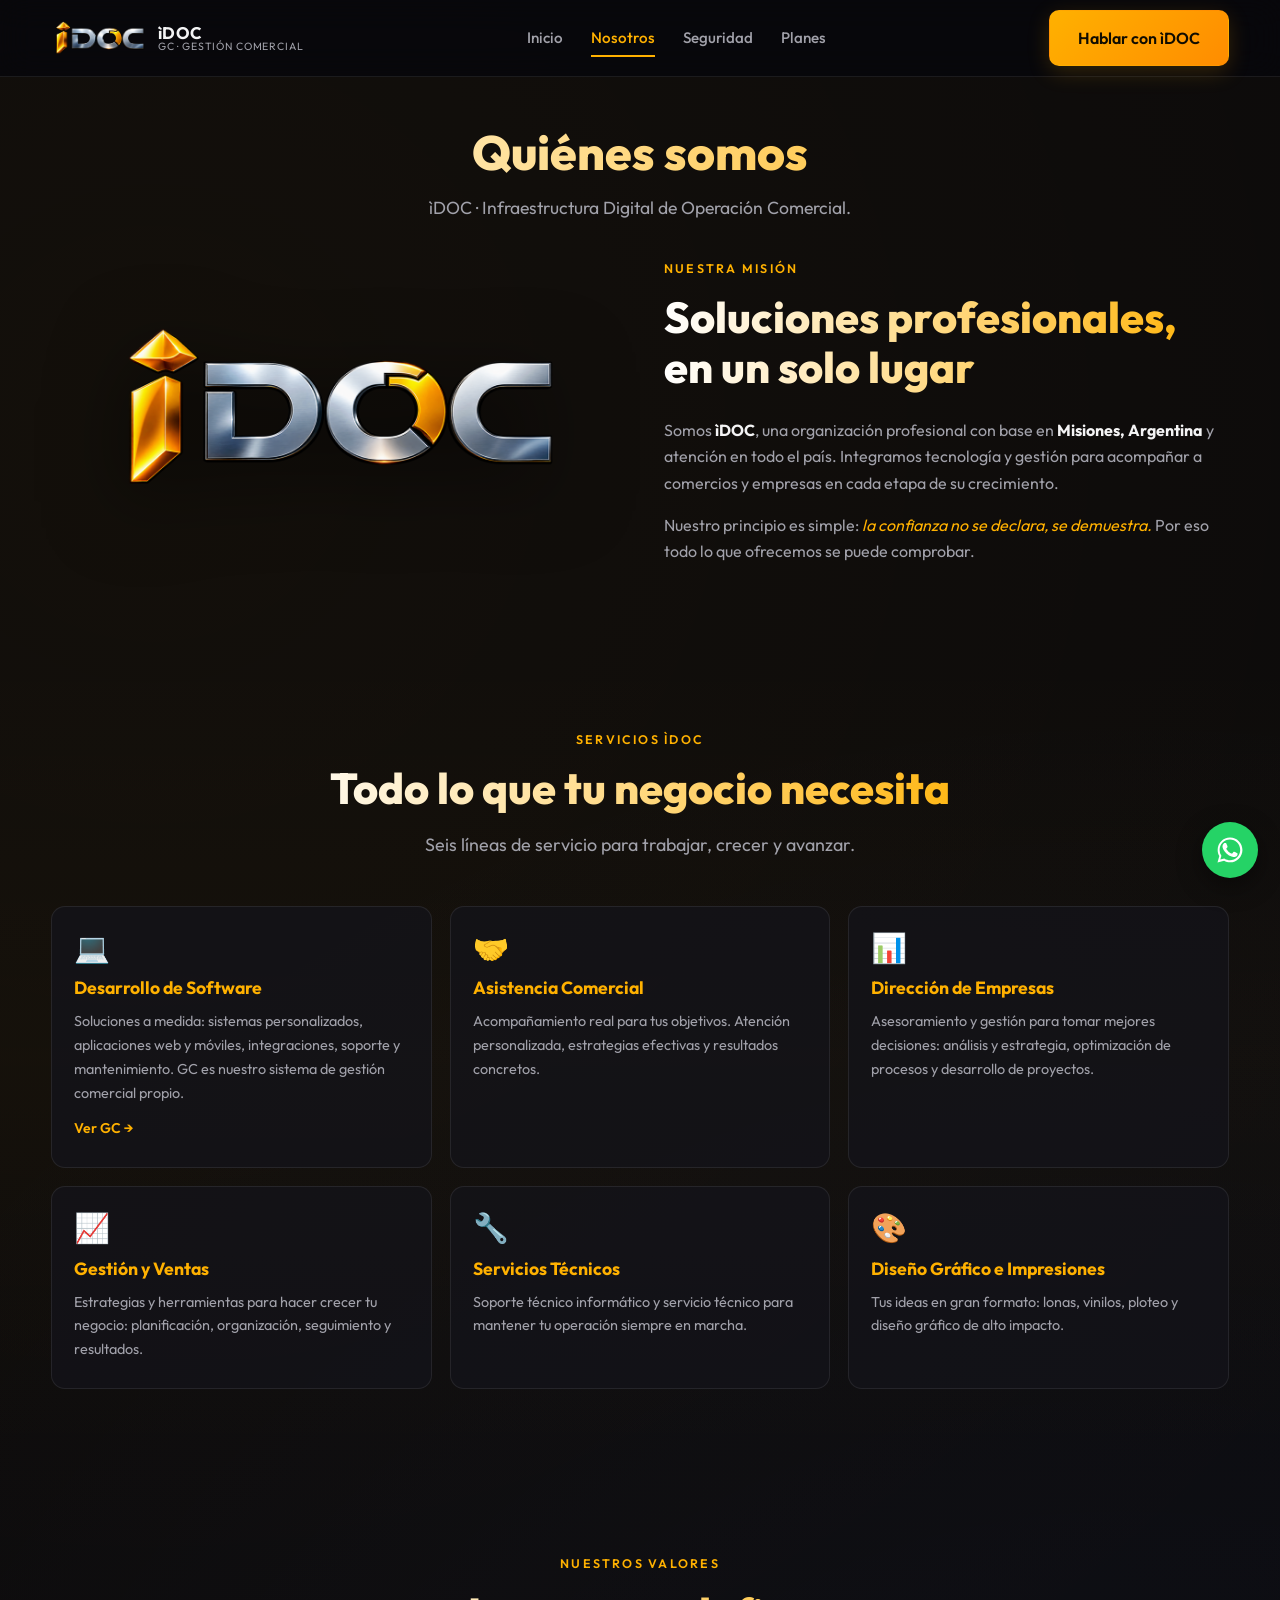
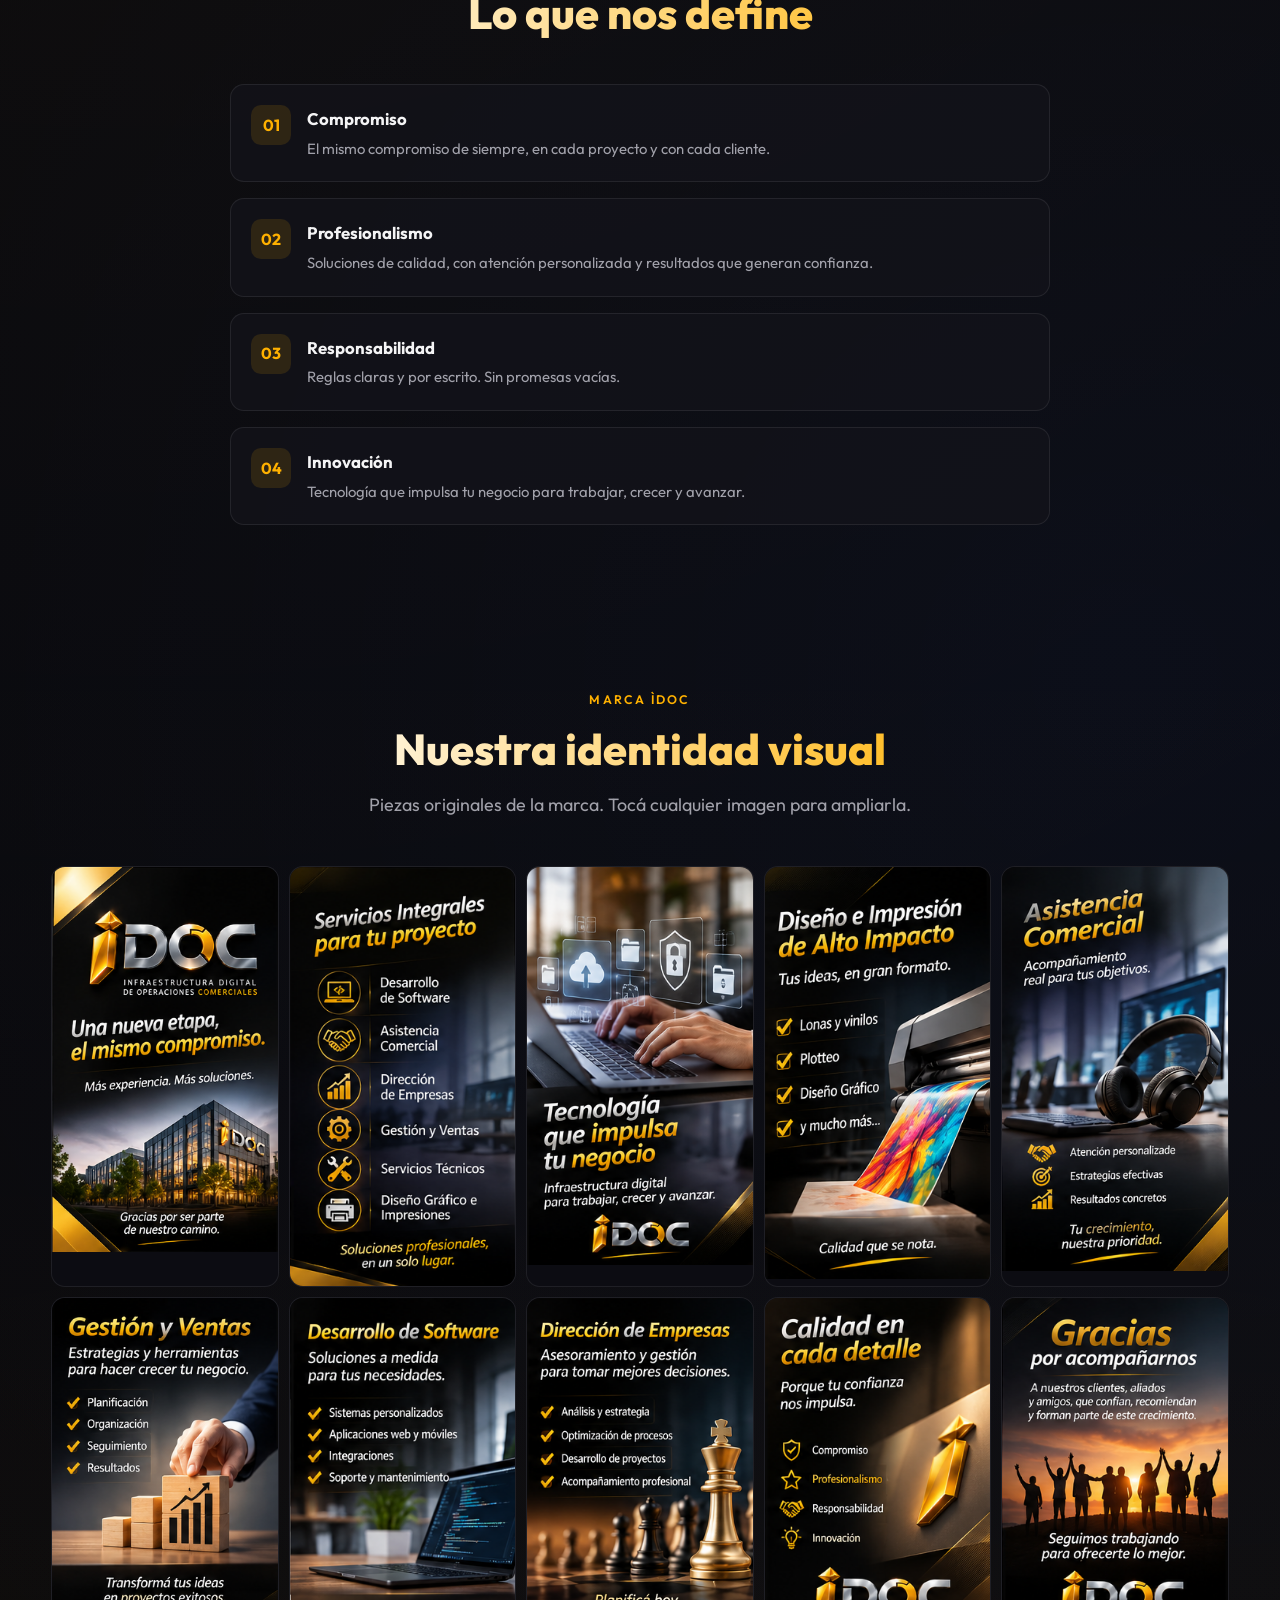
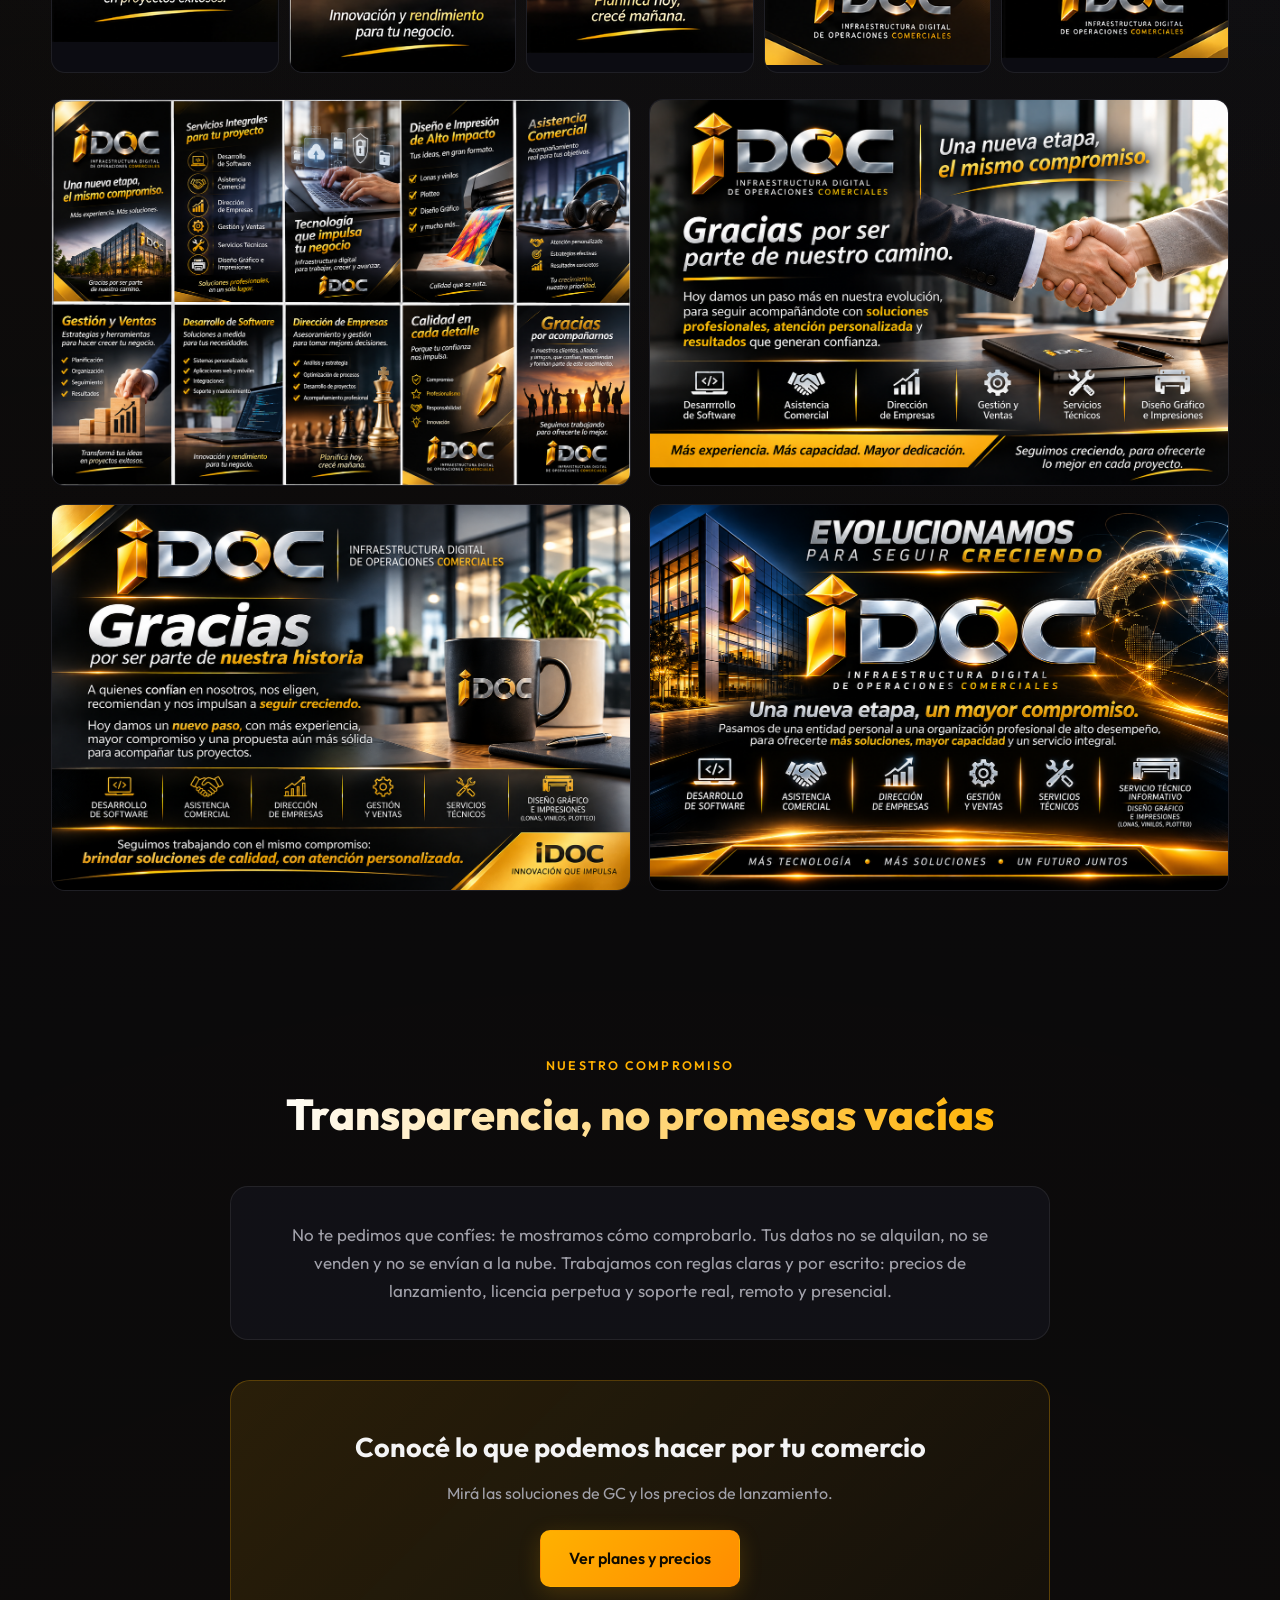
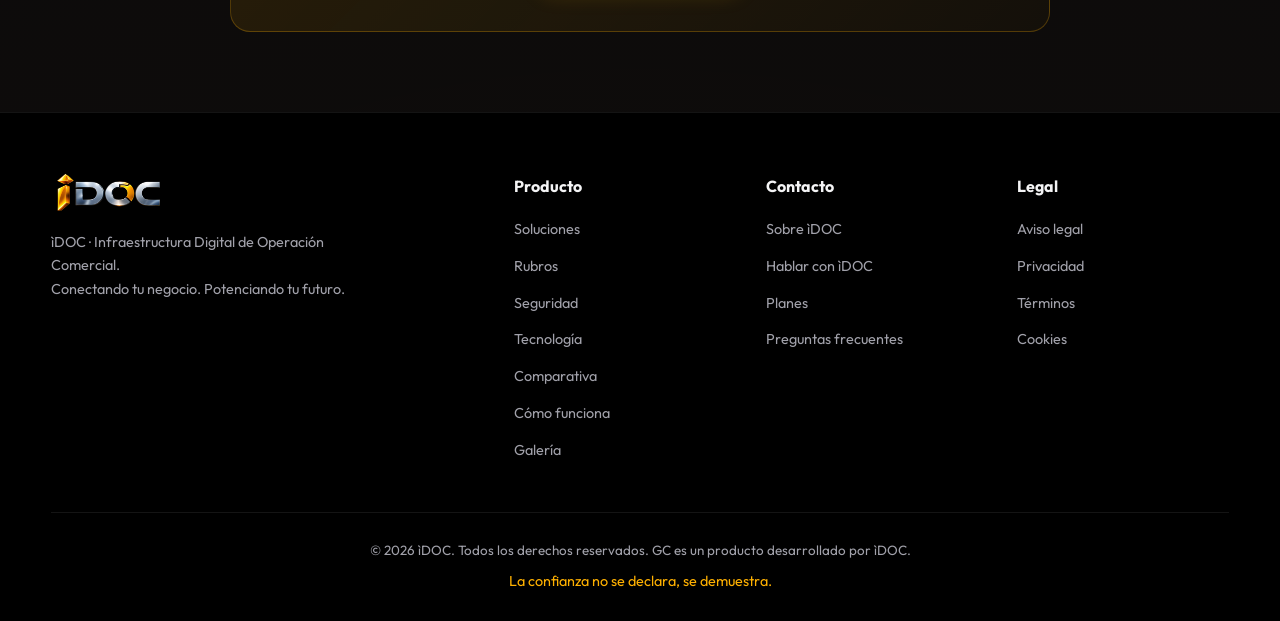
<file: sobre.html>
<!DOCTYPE html>
<html lang="es">
<head>
<meta charset="UTF-8">
<meta name="viewport" content="width=device-width, initial-scale=1.0">
<title>Quiénes somos · ìDOC</title>
<meta name="description" content="ìDOC — Infraestructura Digital de Operación Comercial. Desarrollo de software, asistencia comercial, dirección de empresas, gestión y ventas, servicios técnicos y diseño e impresiones.">
<meta name="author" content="ìDOC">
<link rel="canonical" href="https://rsbroo.github.io/idoc-gc/sobre.html">
<meta name="theme-color" content="#07070b">
<meta property="og:type" content="website">
<meta property="og:title" content="Quiénes somos · ìDOC">
<meta property="og:description" content="Soluciones profesionales, en un solo lugar. Desarrollo de software, asistencia comercial, dirección de empresas, gestión y ventas, servicios técnicos y diseño.">
<meta property="og:image" content="https://rsbroo.github.io/idoc-gc/assets/img/emblema-gc.png">
<meta property="og:url" content="https://rsbroo.github.io/idoc-gc/sobre.html">
<link rel="icon" type="image/png" href="assets/img/favicon.png">
<link rel="apple-touch-icon" href="assets/img/apple-touch-icon.png">
<link rel="preconnect" href="https://fonts.googleapis.com">
<link rel="preconnect" href="https://fonts.gstatic.com" crossorigin>
<link href="https://fonts.googleapis.com/css2?family=Outfit:wght@300;400;500;600;700;800&display=swap" rel="stylesheet">
<link rel="stylesheet" href="assets/css/styles.css?v=3">
</head>
<body>

<header id="header">
    <div class="container nav">
        <a href="index.html" class="brand" aria-label="ìDOC · GC">
            <img src="assets/img/logo-idoc-nav.png" alt="ìDOC">
            <span class="brand-txt"><b>ìDOC</b><span>GC · Gestión Comercial</span></span>
        </a>
        <nav class="nav-links">
            <a href="index.html">Inicio</a>
            <a href="sobre.html" class="active">Nosotros</a>
            <a href="seguridad.html">Seguridad</a>
            <a href="planes.html">Planes</a>
        </nav>
        <div class="nav-cta">
            <a href="planes.html#contacto" class="btn btn--dorado">Hablar con ìDOC</a>
            <button class="burger" id="burger" aria-label="Abrir menú">☰</button>
        </div>
    </div>
    <div class="container mobile-menu" id="mobileMenu">
        <a href="index.html">Inicio</a>
        <a href="sobre.html">Nosotros</a>
        <a href="seguridad.html">Seguridad</a>
        <a href="planes.html">Planes</a>
        <a href="planes.html#contacto">Contacto</a>
        <a href="legal.html">Legal</a>
    </div>
</header>

<!-- Page hero -->
<section class="page-hero">
    <div class="container">
        <h1>Quiénes somos</h1>
        <p>ìDOC · Infraestructura Digital de Operación Comercial.</p>
    </div>
</section>

<!-- Misión -->
<section class="section" style="padding-top:10px;">
    <div class="container why-grid">
        <div class="why-brand reveal">
            <img src="assets/img/logo-idoc-futurista.png" alt="Logotipo ìDOC">
        </div>
        <div>
            <div class="sec-head" style="text-align:left; margin-bottom:24px;">
                <span class="sec-eyebrow">Nuestra misión</span>
                <h2>Soluciones profesionales, en un solo lugar</h2>
            </div>
            <p style="color:var(--texto-mut); margin-bottom:16px;">Somos <strong style="color:var(--texto);">ìDOC</strong>, una organización profesional con base en <strong style="color:var(--texto);">Misiones, Argentina</strong> y atención en todo el país. Integramos tecnología y gestión para acompañar a comercios y empresas en cada etapa de su crecimiento.</p>
            <p style="color:var(--texto-mut);">Nuestro principio es simple: <em style="color:var(--dorado);">la confianza no se declara, se demuestra.</em> Por eso todo lo que ofrecemos se puede comprobar.</p>
        </div>
    </div>
</section>

<!-- Servicios -->
<section class="section section--tint" id="servicios">
    <div class="container">
        <div class="sec-head reveal">
            <span class="sec-eyebrow">Servicios ìDOC</span>
            <h2>Todo lo que tu negocio necesita</h2>
            <p>Seis líneas de servicio para trabajar, crecer y avanzar.</p>
        </div>

        <div class="services-grid">
            <div class="service-card reveal">
                <div class="ico">💻</div>
                <h3>Desarrollo de Software</h3>
                <p>Soluciones a medida: sistemas personalizados, aplicaciones web y móviles, integraciones, soporte y mantenimiento. GC es nuestro sistema de gestión comercial propio.</p>
                <a href="index.html#soluciones" class="service-link">Ver GC →</a>
            </div>
            <div class="service-card reveal">
                <div class="ico">🤝</div>
                <h3>Asistencia Comercial</h3>
                <p>Acompañamiento real para tus objetivos. Atención personalizada, estrategias efectivas y resultados concretos.</p>
            </div>
            <div class="service-card reveal">
                <div class="ico">📊</div>
                <h3>Dirección de Empresas</h3>
                <p>Asesoramiento y gestión para tomar mejores decisiones: análisis y estrategia, optimización de procesos y desarrollo de proyectos.</p>
            </div>
            <div class="service-card reveal">
                <div class="ico">📈</div>
                <h3>Gestión y Ventas</h3>
                <p>Estrategias y herramientas para hacer crecer tu negocio: planificación, organización, seguimiento y resultados.</p>
            </div>
            <div class="service-card reveal">
                <div class="ico">🔧</div>
                <h3>Servicios Técnicos</h3>
                <p>Soporte técnico informático y servicio técnico para mantener tu operación siempre en marcha.</p>
            </div>
            <div class="service-card reveal">
                <div class="ico">🎨</div>
                <h3>Diseño Gráfico e Impresiones</h3>
                <p>Tus ideas en gran formato: lonas, vinilos, ploteo y diseño gráfico de alto impacto.</p>
            </div>
        </div>
    </div>
</section>

<!-- Valores -->
<section class="section">
    <div class="container">
        <div class="sec-head reveal">
            <span class="sec-eyebrow">Nuestros valores</span>
            <h2>Lo que nos define</h2>
        </div>
        <div class="why-list" style="max-width:820px; margin:0 auto;">
            <div class="why-item reveal">
                <div class="n">01</div>
                <div><h4>Compromiso</h4><p>El mismo compromiso de siempre, en cada proyecto y con cada cliente.</p></div>
            </div>
            <div class="why-item reveal">
                <div class="n">02</div>
                <div><h4>Profesionalismo</h4><p>Soluciones de calidad, con atención personalizada y resultados que generan confianza.</p></div>
            </div>
            <div class="why-item reveal">
                <div class="n">03</div>
                <div><h4>Responsabilidad</h4><p>Reglas claras y por escrito. Sin promesas vacías.</p></div>
            </div>
            <div class="why-item reveal">
                <div class="n">04</div>
                <div><h4>Innovación</h4><p>Tecnología que impulsa tu negocio para trabajar, crecer y avanzar.</p></div>
            </div>
        </div>
    </div>
</section>

<!-- Marca ìDOC -->
<section class="section section--tint" id="marca">
    <div class="container">
        <div class="sec-head reveal">
            <span class="sec-eyebrow">Marca ìDOC</span>
            <h2>Nuestra identidad visual</h2>
            <p>Piezas originales de la marca. Tocá cualquier imagen para ampliarla.</p>
        </div>

        <div class="brand-panel reveal">
            <div class="shot"><img src="assets/img/brand/panel-01.png" alt="ìDOC · Una nueva etapa, el mismo compromiso" loading="lazy" decoding="async"></div>
            <div class="shot"><img src="assets/img/brand/panel-02.png" alt="ìDOC · Servicios integrales en un solo lugar" loading="lazy" decoding="async"></div>
            <div class="shot"><img src="assets/img/brand/panel-03.png" alt="ìDOC · Tecnología que impulsa tu negocio" loading="lazy" decoding="async"></div>
            <div class="shot"><img src="assets/img/brand/panel-04.png" alt="ìDOC · Diseño e impresión de alto impacto" loading="lazy" decoding="async"></div>
            <div class="shot"><img src="assets/img/brand/panel-05.png" alt="ìDOC · Asistencia comercial" loading="lazy" decoding="async"></div>
            <div class="shot"><img src="assets/img/brand/panel-06.png" alt="ìDOC · Gestión y ventas" loading="lazy" decoding="async"></div>
            <div class="shot"><img src="assets/img/brand/panel-07.png" alt="ìDOC · Desarrollo de software" loading="lazy" decoding="async"></div>
            <div class="shot"><img src="assets/img/brand/panel-08.png" alt="ìDOC · Dirección de empresas" loading="lazy" decoding="async"></div>
            <div class="shot"><img src="assets/img/brand/panel-09.png" alt="ìDOC · Calidad en cada detalle" loading="lazy" decoding="async"></div>
            <div class="shot"><img src="assets/img/brand/panel-10.png" alt="ìDOC · Gracias por acompañarnos" loading="lazy" decoding="async"></div>
        </div>

        <div class="brand-arts reveal" style="margin-top:26px;">
            <div class="shot"><img src="assets/img/brand/arte-01.png" alt="ìDOC · Presentación integral de servicios" loading="lazy" decoding="async"></div>
            <div class="shot"><img src="assets/img/brand/arte-02.png" alt="ìDOC · Una nueva etapa, el mismo compromiso" loading="lazy" decoding="async"></div>
            <div class="shot"><img src="assets/img/brand/arte-04.png" alt="ìDOC · Gracias por ser parte de nuestra historia" loading="lazy" decoding="async"></div>
            <div class="shot"><img src="assets/img/brand/arte-08.png" alt="ìDOC · Evolucionamos para seguir creciendo" loading="lazy" decoding="async"></div>
        </div>
    </div>
</section>

<!-- Compromiso -->
<section class="section">
    <div class="container">
        <div class="sec-head reveal">
            <span class="sec-eyebrow">Nuestro compromiso</span>
            <h2>Transparencia, no promesas vacías</h2>
        </div>
        <div class="privacy reveal" style="max-width:820px; margin:0 auto;">
            <p>No te pedimos que confíes: te mostramos cómo comprobarlo. Tus datos no se alquilan, no se venden y no se envían a la nube. Trabajamos con reglas claras y por escrito: precios de lanzamiento, licencia perpetua y soporte real, remoto y presencial.</p>
        </div>
        <div class="cta-band reveal" style="max-width:820px; margin:40px auto 0;">
            <h3>Conocé lo que podemos hacer por tu comercio</h3>
            <p>Mirá las soluciones de GC y los precios de lanzamiento.</p>
            <a href="planes.html" class="btn btn--dorado">Ver planes y precios</a>
        </div>
    </div>
</section>

<!-- Footer -->
<footer>
    <div class="container">
        <div class="footer-grid">
            <div class="footer-brand">
                <img src="assets/img/logo-idoc-nav.png" alt="ìDOC">
                <p>ìDOC · Infraestructura Digital de Operación Comercial.<br>Conectando tu negocio. Potenciando tu futuro.</p>
                <div class="social-row" id="socialRowFooter"></div>
            </div>
            <div class="footer-links">
                <h4>Producto</h4>
                <ul>
                    <li><a href="index.html#soluciones">Soluciones</a></li>
                    <li><a href="index.html#rubros">Rubros</a></li>
                    <li><a href="seguridad.html">Seguridad</a></li>
                    <li><a href="seguridad.html#tecnologia">Tecnología</a></li>
                    <li><a href="index.html#comparativa">Comparativa</a></li>
                    <li><a href="seguridad.html#como-funciona">Cómo funciona</a></li>
                    <li><a href="seguridad.html#galeria">Galería</a></li>
                </ul>
            </div>
            <div class="footer-links">
                <h4>Contacto</h4>
                <ul>
                    <li><a href="sobre.html">Sobre ìDOC</a></li>
                    <li><a href="planes.html#contacto">Hablar con ìDOC</a></li>
                    <li><a href="planes.html">Planes</a></li>
                    <li><a href="planes.html#faq">Preguntas frecuentes</a></li>
                </ul>
            </div>
            <div class="footer-links">
                <h4>Legal</h4>
                <ul>
                    <li><a href="legal.html">Aviso legal</a></li>
                    <li><a href="legal.html#privacidad">Privacidad</a></li>
                    <li><a href="legal.html#terminos">Términos</a></li>
                    <li><a href="legal.html#cookies">Cookies</a></li>
                </ul>
            </div>
        </div>
        <div class="footer-bottom">
            <p>&copy; 2026 ìDOC. Todos los derechos reservados. GC es un producto desarrollado por ìDOC.</p>
            <p class="motto">La confianza no se declara, se demuestra.</p>
        </div>
    </div>
</footer>

<a class="wa-float" id="waFloat" href="https://wa.me/5493764144012" target="_blank" rel="noopener" aria-label="Contactar por WhatsApp">
    <svg viewBox="0 0 24 24"><path d="M17.47 14.38c-.3-.15-1.76-.87-2.03-.97-.27-.1-.47-.15-.67.15-.2.3-.77.97-.94 1.17-.17.2-.35.22-.65.07-.3-.15-1.26-.46-2.4-1.48-.89-.79-1.49-1.77-1.66-2.07-.17-.3-.02-.46.13-.61.13-.13.3-.35.45-.52.15-.17.2-.3.3-.5.1-.2.05-.37-.02-.52-.07-.15-.67-1.62-.92-2.22-.24-.58-.49-.5-.67-.51h-.57c-.2 0-.52.07-.79.37-.27.3-1.04 1.02-1.04 2.48s1.07 2.88 1.22 3.08c.15.2 2.1 3.2 5.08 4.49.71.31 1.26.49 1.69.63.71.23 1.36.2 1.87.12.57-.09 1.76-.72 2.01-1.41.25-.7.25-1.29.17-1.41-.07-.13-.27-.2-.57-.35z"/><path d="M12.04 2C6.58 2 2.13 6.45 2.13 11.91c0 1.75.46 3.45 1.32 4.95L2 22l5.28-1.38c1.45.79 3.08 1.21 4.76 1.21 5.46 0 9.91-4.45 9.91-9.91S17.5 2 12.04 2zm0 18.15c-1.53 0-3.03-.41-4.34-1.19l-.31-.18-3.13.82.84-3.05-.2-.32a8.22 8.22 0 01-1.22-4.32c0-4.54 3.7-8.24 8.24-8.24s8.24 3.7 8.24 8.24-3.7 8.24-8.24 8.24z"/></svg>
</a>
<button class="to-top" id="toTop" aria-label="Volver arriba">↑</button>

<script src="assets/js/main.js?v=3"></script>
</body>
</html>
</file>
<file: assets/css/styles.css>
:root {
        --obsidiana: #07070b;
        --obsidiana-2: #0d0d13;
        --card: rgba(20, 20, 27, 0.72);
        --card-2: rgba(28, 28, 37, 0.9);
        --dorado: #ffb100;
        --dorado-2: #ffc233;
        --ambar: #ff8c00;
        --plata: #c7c9d1;
        --plata-mut: #9aa0ad;
        --azul: #4a7dff;
        --texto: #f4f4f5;
        --texto-mut: #a1a1aa;
        --borde: rgba(255, 255, 255, 0.08);
        --borde-dorado: rgba(255, 177, 0, 0.3);
        --glow: rgba(255, 177, 0, 0.18);
        --trans: all .3s cubic-bezier(.25,.8,.25,1);
    }

    * { margin: 0; padding: 0; box-sizing: border-box; }
    html { scroll-behavior: smooth; }
    body {
        font-family: 'Outfit', system-ui, -apple-system, 'Segoe UI', Roboto, sans-serif;
        background: var(--obsidiana);
        color: var(--texto);
        line-height: 1.65;
        overflow-x: hidden;
        -webkit-font-smoothing: antialiased;
        background-image:
            radial-gradient(circle at 12% 8%, rgba(255,177,0,.05), transparent 45%),
            radial-gradient(circle at 88% 42%, rgba(74,125,255,.06), transparent 48%),
            radial-gradient(circle at 50% 110%, rgba(255,177,0,.04), transparent 55%);
    }
    a { text-decoration: none; color: inherit; }
    ul { list-style: none; }
    img { max-width: 100%; display: block; }
    section { scroll-margin-top: 84px; }

    .container { width: 92%; max-width: 1180px; margin: 0 auto; }
    .section { padding: 80px 0; }
    .section--tint { background: linear-gradient(180deg, transparent, rgba(255,177,0,.025), transparent); }

    .sec-head { text-align: center; max-width: 760px; margin: 0 auto 46px; }
    .sec-eyebrow {
        display: inline-block; font-size: .78rem; font-weight: 600; letter-spacing: .18em;
        text-transform: uppercase; color: var(--dorado); margin-bottom: 14px;
    }
    .sec-head h2 {
        font-size: clamp(1.9rem, 4vw, 2.7rem); font-weight: 800; line-height: 1.15; margin-bottom: 16px;
        background: linear-gradient(to right, #fff, var(--dorado));
        -webkit-background-clip: text; background-clip: text; -webkit-text-fill-color: transparent;
    }
    .sec-head p { color: var(--texto-mut); font-size: 1.12rem; }

    /* Botones */
    .btn {
        display: inline-flex; align-items: center; justify-content: center; gap: 10px;
        padding: 14px 28px; border-radius: 10px; font-weight: 600; font-size: 1rem;
        cursor: pointer; transition: var(--trans); border: 1px solid transparent; white-space: nowrap;
    }
    .btn--dorado {
        background: linear-gradient(135deg, var(--dorado), var(--ambar));
        color: #100c00; box-shadow: 0 6px 22px var(--glow);
    }
    .btn--dorado:hover { transform: translateY(-2px); box-shadow: 0 10px 28px rgba(255,177,0,.4); }
    .btn--ghost { background: transparent; color: var(--texto); border-color: var(--borde); backdrop-filter: blur(4px); }
    .btn--ghost:hover { border-color: var(--dorado); color: var(--dorado); background: rgba(255,177,0,.05); }
    .btn svg { width: 18px; height: 18px; }

    /* Header */
    header {
        position: fixed; inset: 0 0 auto 0; z-index: 1000;
        background: rgba(7,7,11,.82); backdrop-filter: blur(16px);
        border-bottom: 1px solid var(--borde); transition: var(--trans);
    }
    header.scrolled { background: rgba(7,7,11,.96); box-shadow: 0 6px 24px rgba(0,0,0,.5); }
    .nav { display: flex; align-items: center; justify-content: space-between; height: 76px; }
    .brand { display: flex; align-items: center; gap: 12px; }
    .brand img { height: 34px; width: auto; }
    .brand .brand-txt { display: flex; flex-direction: column; line-height: 1.05; }
    .brand .brand-txt b { font-size: 1.05rem; font-weight: 700; letter-spacing: .02em; }
    .brand .brand-txt span { font-size: .66rem; color: var(--texto-mut); letter-spacing: .08em; text-transform: uppercase; }

    .nav-links { display: flex; gap: 28px; }
    .nav-links a { font-size: .95rem; font-weight: 500; color: var(--texto-mut); transition: var(--trans); position: relative; }
    .nav-links a:hover { color: var(--dorado); }
    .nav-links a::after {
        content: ''; position: absolute; left: 0; bottom: -6px; width: 0; height: 2px;
        background: var(--dorado); transition: var(--trans);
    }
    .nav-links a:hover::after { width: 100%; }
    .nav-cta { display: flex; align-items: center; gap: 14px; }
    .burger { display: none; background: none; border: 1px solid var(--borde); color: var(--texto);
        width: 44px; height: 44px; border-radius: 10px; font-size: 1.3rem; cursor: pointer; }

    .mobile-menu { display: none; flex-direction: column; gap: 4px; padding: 14px 0 22px; border-top: 1px solid var(--borde); }
    .mobile-menu a { padding: 12px 4px; color: var(--texto-mut); font-weight: 500; border-bottom: 1px solid rgba(255,255,255,.04); }
    .mobile-menu a:hover { color: var(--dorado); }
    .mobile-menu.open { display: flex; }

    /* Hero */
    .hero { padding: 168px 0 72px; position: relative; }
    .hero-grid { display: grid; grid-template-columns: 1.05fr .95fr; gap: 48px; align-items: center; }
    .hero-eyebrow {
        display: inline-flex; align-items: center; gap: 10px; padding: 8px 16px; border-radius: 50px;
        background: rgba(255,177,0,.1); border: 1px solid rgba(255,177,0,.22);
        color: var(--dorado); font-size: .82rem; font-weight: 600; margin-bottom: 22px;
    }
    .hero-eyebrow .dot { width: 8px; height: 8px; border-radius: 50%; background: var(--dorado); box-shadow: 0 0 12px var(--dorado); }
    .hero h1 { font-size: clamp(2.4rem, 5.4vw, 3.9rem); font-weight: 800; line-height: 1.06; margin-bottom: 20px; letter-spacing: -.02em; }
    .hero h1 .accent { color: var(--dorado); }
    .hero p.lead { font-size: 1.18rem; color: var(--texto-mut); max-width: 92%; margin-bottom: 34px; }
    .hero-actions { display: flex; gap: 18px; flex-wrap: wrap; }
    .hero-proof { display: flex; gap: 22px; flex-wrap: wrap; margin-top: 34px; }
    .hero-proof .proof { display: flex; align-items: center; gap: 9px; font-size: .86rem; color: var(--plata-mut); }
    .hero-proof .proof svg { width: 17px; height: 17px; color: var(--dorado); flex: none; }

    /* Composición visual del hero */
    .hero-visual { position: relative; display: flex; justify-content: center; }
    .hero-visual::before {
        content: ''; position: absolute; width: 82%; height: 82%; top: 10%;
        background: radial-gradient(circle, var(--glow), transparent 68%); filter: blur(48px); z-index: 0;
    }
    .device-window {
        position: relative; z-index: 2; width: 100%; max-width: 520px; border-radius: 16px; overflow: hidden;
        background: #0c0c12; border: 1px solid var(--borde); box-shadow: 0 30px 70px rgba(0,0,0,.55);
    }
    .device-window .bar { display: flex; align-items: center; gap: 7px; padding: 12px 16px; background: #101017; border-bottom: 1px solid var(--borde); }
    .device-window .bar i { width: 11px; height: 11px; border-radius: 50%; display: block; }
    .device-window .bar i:nth-child(1) { background: #ff5f57; }
    .device-window .bar i:nth-child(2) { background: #febc2e; }
    .device-window .bar i:nth-child(3) { background: #28c840; }
    .device-window .bar span { margin-left: 10px; font-size: .72rem; color: var(--texto-mut); }
    .device-window .screen { background: #f6f6f6; }
    .device-window .screen img { width: 100%; height: auto; }

    .floating-phone {
        position: absolute; z-index: 3; right: -14px; bottom: -26px; width: 158px;
        border-radius: 26px; overflow: hidden; border: 1px solid var(--borde);
        background: #000; box-shadow: 0 24px 50px rgba(0,0,0,.6); transform: rotate(2deg);
    }
    .floating-phone img { width: 100%; height: auto; }
    .floating-badge {
        position: absolute; z-index: 4; top: -16px; left: -16px; width: 112px;
        filter: drop-shadow(0 10px 24px rgba(0,0,0,.6));
    }

    /* Pilares */
    .pillars { display: grid; grid-template-columns: repeat(4, 1fr); gap: 18px; margin-top: 34px; }
    .pillar {
        background: var(--card); backdrop-filter: blur(14px); border: 1px solid var(--borde);
        border-radius: 14px; padding: 28px 22px; text-align: center; transition: var(--trans);
    }
    .pillar:hover { transform: translateY(-5px); border-color: var(--borde-dorado); background: var(--card-2); }
    .pillar .ico {
        width: 52px; height: 52px; margin: 0 auto 14px; border-radius: 14px; display: grid; place-items: center;
        background: rgba(255,177,0,.1); border: 1px solid rgba(255,177,0,.2); color: var(--dorado);
    }
    .pillar .ico svg { width: 26px; height: 26px; }
    .pillar h3 { color: var(--dorado); font-size: 1.12rem; margin-bottom: 8px; }
    .pillar p { font-size: .88rem; color: var(--texto-mut); }

    /* Por qué ìDOC */
    .why-grid { display: grid; grid-template-columns: 1fr 1fr; gap: 48px; align-items: center; }
    .why-brand img { width: 100%; max-width: 460px; margin: 0 auto; filter: drop-shadow(0 18px 40px rgba(0,0,0,.55)); }
    .why-list { display: grid; gap: 16px; }
    .why-item {
        display: flex; gap: 16px; padding: 20px; border-radius: 14px; background: var(--card);
        border: 1px solid var(--borde); transition: var(--trans);
    }
    .why-item:hover { border-color: var(--borde-dorado); }
    .why-item .n { flex: none; width: 40px; height: 40px; border-radius: 10px; display: grid; place-items: center;
        background: rgba(255,177,0,.12); color: var(--dorado); font-weight: 700; }
    .why-item h4 { font-size: 1.05rem; margin-bottom: 4px; }
    .why-item p { color: var(--texto-mut); font-size: .93rem; }

    /* Soluciones */
    .sol-grid { display: grid; grid-template-columns: repeat(2, 1fr); gap: 24px; }
    .sol-card {
        background: var(--card); border: 1px solid var(--borde); border-radius: 18px; overflow: hidden;
        display: flex; flex-direction: column; transition: var(--trans);
    }
    .sol-card:hover { border-color: var(--borde-dorado); transform: translateY(-4px); box-shadow: 0 18px 40px rgba(0,0,0,.35); }
    .sol-media { background: #0c0c12; border-bottom: 1px solid var(--borde); position: relative; }
    .sol-media img { width: 100%; height: 210px; object-fit: cover; object-position: top; }
    .sol-media.phone { display: flex; justify-content: center; padding-top: 16px; }
    .sol-media.phone img { width: auto; height: 290px; object-fit: contain; object-position: center; }
    .sol-media .tag { position: absolute; top: 12px; left: 12px; z-index: 2; }
    .sol-body { padding: 26px 26px 28px; display: flex; flex-direction: column; gap: 14px; flex: 1; }
    .sol-body h3 { font-size: 1.4rem; }
    .sol-body .sub { color: var(--plata-mut); font-size: .95rem; }
    .sol-body ul { display: grid; gap: 8px; }
    .sol-body ul li { display: flex; align-items: flex-start; gap: 9px; color: var(--texto-mut); font-size: .9rem; }
    .sol-body ul li::before { content: '✓'; color: var(--dorado); font-weight: 700; flex: none; }
    .tag {
        display: inline-block; padding: 5px 12px; border-radius: 50px; font-size: .7rem; font-weight: 600;
        letter-spacing: .05em; background: rgba(7,7,11,.8); color: var(--dorado); border: 1px solid var(--borde-dorado);
    }

    .callout {
        margin-top: 30px; padding: 26px 30px; border-radius: 16px; text-align: center;
        background: rgba(255,177,0,.06); border: 1px solid rgba(255,177,0,.22);
    }
    .callout p { font-size: 1.08rem; color: var(--texto); }
    .callout strong { color: var(--dorado); }

    /* Seguridad */
    .sec-grid { display: grid; grid-template-columns: repeat(3, 1fr); gap: 18px; }
    .sec-card {
        background: var(--card); border: 1px solid var(--borde); border-radius: 14px; padding: 26px; transition: var(--trans);
    }
    .sec-card:hover { border-color: var(--borde-dorado); background: var(--card-2); }
    .sec-card .q { display: flex; align-items: center; gap: 10px; font-size: 1.05rem; font-weight: 600; margin-bottom: 12px; }
    .sec-card .q .ico { flex: none; width: 34px; height: 34px; border-radius: 9px; display: grid; place-items: center;
        background: rgba(255,177,0,.12); color: var(--dorado); }
    .sec-card .q .ico svg { width: 18px; height: 18px; }
    .sec-card .ans { color: var(--texto-mut); font-size: .9rem; margin-bottom: 14px; }
    .sec-card .ans strong { color: var(--texto); font-weight: 600; }
    .sec-card .proof {
        background: rgba(255,177,0,.05); border-left: 3px solid var(--dorado); padding: 10px 14px;
        font-size: .84rem; color: var(--texto); border-radius: 0 8px 8px 0;
    }
    .sec-card .proof b { color: var(--dorado); font-weight: 600; }
    .sec-grid .span-2 { grid-column: span 2; }
    .sec-grid .span-3 { grid-column: span 3; }

    .privacy {
        margin-top: 26px; padding: 34px 34px; border-radius: 18px; background: var(--card);
        border: 1px solid var(--borde); text-align: center;
    }
    .privacy h3 { color: var(--dorado); margin-bottom: 14px; font-size: 1.3rem; }
    .privacy p { color: var(--texto-mut); max-width: 820px; margin: 0 auto; font-size: 1.06rem; }

    /* Tecnología */
    .tech { width: 100%; border-collapse: collapse; background: var(--card); border-radius: 16px;
        overflow: hidden; border: 1px solid var(--borde); }
    .tech th, .tech td { padding: 20px 24px; text-align: left; border-bottom: 1px solid var(--borde); vertical-align: top; }
    .tech th { background: rgba(255,177,0,.1); color: var(--dorado); font-weight: 600; width: 26%; white-space: nowrap; }
    .tech td { color: var(--texto-mut); }
    .tech tr:last-child th, .tech tr:last-child td { border-bottom: none; }

    /* Cómo funciona */
    .steps { display: grid; grid-template-columns: repeat(5, 1fr); gap: 18px; counter-reset: step; }
    .step { background: var(--card); border: 1px solid var(--borde); border-radius: 14px; padding: 26px 20px; position: relative; transition: var(--trans); }
    .step:hover { border-color: var(--borde-dorado); transform: translateY(-4px); }
    .step .num {
        width: 44px; height: 44px; border-radius: 50%; display: grid; place-items: center; margin-bottom: 14px;
        background: linear-gradient(135deg, var(--dorado), var(--ambar)); color: #100c00; font-weight: 800; font-size: 1.1rem;
    }
    .step h4 { font-size: 1rem; margin-bottom: 8px; }
    .step p { color: var(--texto-mut); font-size: .88rem; }

    /* Galería */
    .gallery-desktop { display: grid; grid-template-columns: repeat(3, 1fr); gap: 18px; }
    .shot { position: relative; border-radius: 14px; overflow: hidden; border: 1px solid var(--borde); background: #0c0c12; transition: var(--trans); }
    .shot:hover { transform: translateY(-4px); border-color: var(--borde-dorado); }
    .shot img { width: 100%; height: auto; display: block; }
    .gallery-mobile { display: flex; gap: 16px; overflow-x: auto; padding: 6px 2px 20px; scrollbar-width: thin; scrollbar-color: var(--dorado) transparent; }
    .gallery-mobile .shot { flex: none; width: 168px; }
    .gallery-mobile .shot img { width: 100%; height: auto; }

    /* Planes */
    .price-grid { display: grid; grid-template-columns: repeat(3, 1fr); gap: 26px; align-items: stretch; }
    .price-card {
        background: var(--card); border: 1px solid var(--borde); border-radius: 18px; padding: 36px 30px;
        display: flex; flex-direction: column; text-align: center; position: relative; transition: var(--trans);
    }
    .price-card.featured { border-color: var(--dorado); background: linear-gradient(180deg, rgba(255,177,0,.06), var(--card) 55%); }
    .price-card.featured .ribbon {
        position: absolute; top: -13px; left: 50%; transform: translateX(-50%); background: var(--dorado);
        color: #100c00; padding: 5px 16px; border-radius: 20px; font-weight: 700; font-size: .74rem; letter-spacing: .04em;
    }
    .price-card h3 { font-size: 1.35rem; margin-bottom: 6px; }
    .price-card .edition { color: var(--plata-mut); font-size: .86rem; margin-bottom: 20px; }
    .price-card .price { font-size: 2rem; font-weight: 800; color: var(--dorado); margin-bottom: 4px; }
    .price-card .price-note { font-size: .82rem; color: var(--texto-mut); margin-bottom: 24px; }
    .price-card ul { text-align: left; margin-bottom: 30px; display: grid; gap: 12px; flex: 1; }
    .price-card ul li { display: flex; align-items: flex-start; gap: 10px; color: var(--texto-mut); font-size: .9rem; }
    .price-card ul li::before { content: '✓'; color: var(--dorado); font-weight: 700; flex: none; }
    .price-foot { text-align: center; color: var(--texto-mut); font-size: .84rem; margin-top: 26px; }

    /* FAQ */
    .faq { max-width: 820px; margin: 0 auto; }
    .faq-item { background: var(--card); border: 1px solid var(--borde); border-radius: 12px; margin-bottom: 14px; overflow: hidden; }
    .faq-item summary {
        padding: 20px 24px; font-weight: 600; cursor: pointer; list-style: none;
        display: flex; justify-content: space-between; align-items: center; transition: var(--trans);
    }
    .faq-item summary::-webkit-details-marker { display: none; }
    .faq-item summary::after { content: '+'; color: var(--dorado); font-size: 1.6rem; line-height: 1; transition: var(--trans); }
    .faq-item[open] summary::after { transform: rotate(45deg); }
    .faq-item[open] summary { color: var(--dorado); }
    .faq-content { padding: 0 24px 22px; color: var(--texto-mut); }

    /* Contacto */
    .contact-grid { display: grid; grid-template-columns: 1fr 1fr; gap: 40px; align-items: start; }
    .form { display: grid; gap: 16px; }
    .form-row { display: grid; grid-template-columns: 1fr 1fr; gap: 16px; }
    .field { display: flex; flex-direction: column; gap: 7px; }
    .field label { font-size: .85rem; font-weight: 500; color: var(--plata); }
    .field input, .field select, .field textarea {
        background: var(--card); border: 1px solid var(--borde); border-radius: 10px; padding: 13px 15px;
        color: var(--texto); font-family: inherit; font-size: .95rem; transition: var(--trans); width: 100%;
    }
    .field input:focus, .field select:focus, .field textarea:focus { outline: none; border-color: var(--dorado); }
    .field textarea { min-height: 120px; resize: vertical; }
    .form-note { font-size: .8rem; color: var(--texto-mut); }

    .contact-side { display: grid; gap: 16px; }
    .contact-card { background: var(--card); border: 1px solid var(--borde); border-radius: 14px; padding: 22px; display: flex; gap: 16px; align-items: flex-start; }
    .contact-card .ico { flex: none; width: 44px; height: 44px; border-radius: 12px; display: grid; place-items: center;
        background: rgba(255,177,0,.12); color: var(--dorado); }
    .contact-card .ico svg { width: 22px; height: 22px; }
    .contact-card h4 { font-size: .95rem; margin-bottom: 3px; }
    .contact-card p { color: var(--texto-mut); font-size: .9rem; word-break: break-word; }
    .contact-card a { color: var(--dorado); }
    .contact-card a:hover { text-decoration: underline; }
    .social-row { display: flex; gap: 10px; margin-top: 12px; flex-wrap: wrap; }
    .social-link { width: 42px; height: 42px; border-radius: 11px; display: grid; place-items: center;
        background: rgba(255,177,0,.1); border: 1px solid var(--borde); color: var(--texto-mut); transition: var(--trans); }
    .social-link:hover { color: var(--dorado); border-color: var(--borde-dorado); transform: translateY(-2px); }
    .social-link svg { width: 20px; height: 20px; }

    /* Footer */
    footer { background: #000; border-top: 1px solid var(--borde); padding: 60px 0 28px; }
    .footer-grid { display: grid; grid-template-columns: 2fr 1fr 1fr; gap: 40px; margin-bottom: 40px; }
    .footer-brand img { height: 40px; margin-bottom: 18px; }
    .footer-brand p { color: var(--texto-mut); max-width: 320px; font-size: .9rem; }
    .footer-links h4 { margin-bottom: 16px; font-size: 1rem; }
    .footer-links ul li { margin-bottom: 10px; }
    .footer-links ul li a { color: var(--texto-mut); transition: var(--trans); font-size: .9rem; }
    .footer-links ul li a:hover { color: var(--dorado); }
    .footer-bottom { text-align: center; padding-top: 26px; border-top: 1px solid var(--borde); color: var(--texto-mut); font-size: .84rem; }
    .footer-bottom .motto { color: var(--dorado); font-size: .9rem; margin-top: 8px; }

    /* Rubros */
    .rubros { display: flex; flex-wrap: wrap; gap: 12px; justify-content: center; max-width: 900px; margin: 0 auto; }
    .rubro-chip { padding: 12px 22px; border-radius: 50px; background: var(--card); border: 1px solid var(--borde);
        color: var(--plata); font-weight: 500; font-size: .95rem; transition: var(--trans); }
    .rubro-chip:hover { border-color: var(--borde-dorado); color: var(--dorado); transform: translateY(-2px); }

    /* Comparativa */
    .table-wrap { overflow-x: auto; border-radius: 16px; }
    .compare { width: 100%; border-collapse: collapse; background: var(--card); border: 1px solid var(--borde);
        border-radius: 16px; overflow: hidden; min-width: 660px; }
    .compare th, .compare td { padding: 16px 18px; text-align: left; border-bottom: 1px solid var(--borde); vertical-align: top; }
    .compare thead th { background: rgba(255,177,0,.08); color: var(--plata); font-weight: 600; font-size: .88rem; }
    .compare tbody th { color: var(--texto-mut); font-weight: 500; font-size: .86rem; width: 20%; }
    .compare td { color: var(--texto-mut); font-size: .9rem; }
    .compare td.gc { color: var(--dorado); background: rgba(255,177,0,.05); font-weight: 600; }
    .compare thead th.gc { color: var(--dorado); }
    .compare tr:last-child td, .compare tr:last-child th { border-bottom: none; }

    /* WhatsApp flotante + volver arriba */
    .wa-float { position: fixed; right: 22px; bottom: 22px; z-index: 1100; width: 56px; height: 56px; border-radius: 50%;
        background: #25d366; display: grid; place-items: center; box-shadow: 0 8px 26px rgba(0,0,0,.45); transition: var(--trans); }
    .wa-float:hover { transform: translateY(-3px) scale(1.05); }
    .wa-float svg { width: 30px; height: 30px; fill: #fff; }
    .to-top { position: fixed; right: 27px; bottom: 92px; z-index: 1090; width: 44px; height: 44px; border-radius: 50%;
        background: var(--card-2); border: 1px solid var(--borde); color: var(--texto-mut); display: grid; place-items: center;
        cursor: pointer; opacity: 0; pointer-events: none; transition: var(--trans); font-size: 1.1rem; }
    .to-top.show { opacity: 1; pointer-events: auto; }
    .to-top:hover { color: var(--dorado); border-color: var(--borde-dorado); }

    /* Planes: ediciones, paquetes y condiciones */
    .launch-badge { display: inline-block; margin-top: 12px; padding: 7px 16px; border-radius: 50px;
        background: rgba(255,177,0,.12); border: 1px solid rgba(255,177,0,.3); color: var(--dorado); font-size: .82rem; font-weight: 600; }
    .editions-grid { display: grid; grid-template-columns: repeat(2, 1fr); gap: 26px; max-width: 900px; margin: 0 auto 8px; }
    .app-addon { margin: 4px 0 18px; padding: 10px 14px; border-radius: 10px; background: rgba(255,177,0,.06);
        border: 1px dashed rgba(255,177,0,.3); color: var(--texto-mut); font-size: .88rem; }
    .app-addon strong { color: var(--dorado); }
    .conditions { display: grid; grid-template-columns: repeat(4, 1fr); gap: 14px; margin-top: 34px; }
    .cond-item { background: var(--card); border: 1px solid var(--borde); border-radius: 12px; padding: 16px;
        display: flex; flex-direction: column; gap: 4px; }
    .cond-item b { color: var(--dorado); font-size: .92rem; }
    .cond-item span { color: var(--texto-mut); font-size: .82rem; line-height: 1.4; }

    /* Reveal (solo se oculta si JS está activo; sin JS el contenido siempre es visible) */
    .js .reveal { opacity: 0; transform: translateY(26px); transition: opacity .6s ease, transform .6s ease; }
    .js .reveal.visible { opacity: 1; transform: none; }

    /* Responsive */
    @media (max-width: 992px) {
        .hero-grid, .why-grid, .contact-grid { grid-template-columns: 1fr; }
        .hero { padding-top: 140px; }
        .hero p.lead { max-width: 100%; }
        .why-brand { order: -1; }
        .pillars { grid-template-columns: repeat(2, 1fr); }
        .sec-grid { grid-template-columns: repeat(2, 1fr); }
        .sec-grid .span-2, .sec-grid .span-3 { grid-column: span 2; }
        .steps { grid-template-columns: repeat(2, 1fr); }
        .steps .step:last-child { grid-column: span 2; }
        .gallery-desktop { grid-template-columns: repeat(2, 1fr); }
        .price-grid { grid-template-columns: 1fr; max-width: 460px; margin: 0 auto; }
        .editions-grid { grid-template-columns: 1fr; max-width: 460px; }
        .conditions { grid-template-columns: repeat(2, 1fr); }
        .footer-grid { grid-template-columns: 1fr; gap: 28px; }
    }
    @media (max-width: 768px) {
        .nav-links, .nav-cta .btn { display: none; }
        .burger { display: block; }
        .hero h1 { font-size: 2.4rem; }
        .hero-visual { margin-top: 10px; }
        .floating-phone { width: 126px; right: -6px; }
        .floating-badge { width: 88px; }
        .pillars { grid-template-columns: 1fr; }
        .sol-grid, .sec-grid, .gallery-desktop { grid-template-columns: 1fr; }
        .conditions { grid-template-columns: 1fr; }
        .sec-grid .span-2, .sec-grid .span-3 { grid-column: span 1; }
        .steps { grid-template-columns: 1fr; }
        .steps .step:last-child { grid-column: span 1; }
        .form-row { grid-template-columns: 1fr; }
        .tech th, .tech td { display: block; width: 100%; }
        .tech th { padding-bottom: 6px; }
        .tech td { padding-top: 6px; }
        .tech tr { display: block; border-bottom: 1px solid var(--borde); }
        .section { padding: 70px 0; }
    }

/* ── Navegación activa ─────────────────────────────────────────── */
.nav-links a.active { color: var(--dorado); }
.nav-links a.active::after { width: 100%; }

/* ── Lightbox ──────────────────────────────────────────────────── */
.lightbox { position: fixed; inset: 0; z-index: 2000; background: rgba(0,0,0,.88);
    display: flex; align-items: center; justify-content: center; padding: 30px;
    cursor: zoom-out; opacity: 0; pointer-events: none; transition: opacity .25s ease; }
.lightbox.open { opacity: 1; pointer-events: auto; }
.lightbox img { max-width: 92vw; max-height: 88vh; border-radius: 10px;
    border: 1px solid var(--borde); box-shadow: 0 30px 80px rgba(0,0,0,.6); }
.lightbox .lb-close { position: absolute; top: 20px; right: 26px; width: 46px; height: 46px;
    border-radius: 50%; background: rgba(255,255,255,.08); border: 1px solid var(--borde);
    color: #fff; font-size: 1.4rem; cursor: pointer; display: grid; place-items: center; }
.lightbox .lb-close:hover { color: var(--dorado); border-color: var(--borde-dorado); }

/* Imágenes clicables */
.shot img, .sol-media img, .device-window img, .floating-phone img, .why-brand img { cursor: zoom-in; }

/* ── Footer con columna Legal ──────────────────────────────────── */
.footer-grid { grid-template-columns: 2fr 1fr 1fr 1fr; }
@media (max-width: 992px) { .footer-grid { grid-template-columns: 1fr; } }

/* ── Página interna (hero chico) ───────────────────────────────── */
.page-hero { padding: 126px 0 22px; text-align: center; }
.page-hero h1 { font-size: clamp(2rem, 4.5vw, 3rem); font-weight: 800; line-height: 1.1; margin-bottom: 14px;
    background: linear-gradient(to right, #fff, var(--dorado)); -webkit-background-clip: text;
    background-clip: text; -webkit-text-fill-color: transparent; }
.page-hero p { color: var(--texto-mut); max-width: 720px; margin: 0 auto; font-size: 1.1rem; }

/* ── Página legal ──────────────────────────────────────────────── */
.legal-body { max-width: 820px; margin: 0 auto; padding-bottom: 60px; }
.legal-body h2 { font-size: 1.6rem; color: var(--dorado); margin: 42px 0 14px; }
.legal-body h3 { font-size: 1.15rem; color: var(--texto); margin: 24px 0 10px; }
.legal-body p { color: var(--texto-mut); margin-bottom: 14px; }
.legal-body ul { list-style: disc; padding-left: 22px; margin-bottom: 14px; color: var(--texto-mut); }
.legal-body ul li { margin-bottom: 8px; }
.legal-body .updated { color: var(--texto-mut); font-size: .85rem; font-style: italic; margin-bottom: 30px; }

/* ── CTA de cierre ─────────────────────────────────────────────── */
.cta-band { margin-top: 60px; padding: 44px 30px; border-radius: 20px; text-align: center;
    background: linear-gradient(135deg, rgba(255,177,0,.12), rgba(255,177,0,.03));
    border: 1px solid rgba(255,177,0,.25); }
.cta-band h3 { font-size: 1.7rem; margin-bottom: 10px; }
.cta-band p { color: var(--texto-mut); margin-bottom: 24px; }


/* Marca ìDOC: panel y artes originales */
.brand-panel { display: grid; grid-template-columns: repeat(5, 1fr); gap: 10px; }
.brand-panel .shot img { width: 100%; height: auto; display: block; }
.brand-arts { display: grid; grid-template-columns: repeat(2, 1fr); gap: 18px; }
.brand-arts .shot img { width: 100%; height: auto; display: block; }
@media (max-width: 768px) {
  .brand-panel { grid-template-columns: repeat(2, 1fr); }
  .brand-arts { grid-template-columns: 1fr; }
}


/* Servicios ìDOC */
.services-grid { display: grid; grid-template-columns: repeat(3, 1fr); gap: 18px; }
.service-card { background: var(--card); border: 1px solid var(--borde); border-radius: 14px; padding: 26px 22px; transition: var(--trans); }
.service-card:hover { border-color: var(--borde-dorado); transform: translateY(-4px); }
.service-card .ico { font-size: 1.8rem; margin-bottom: 12px; line-height: 1; }
.service-card h3 { color: var(--dorado); font-size: 1.1rem; margin-bottom: 8px; }
.service-card p { color: var(--texto-mut); font-size: .9rem; }
.service-link { display: inline-block; margin-top: 12px; color: var(--dorado); font-weight: 600; font-size: .88rem; }
.service-link:hover { text-decoration: underline; }
@media (max-width: 768px) { .services-grid { grid-template-columns: 1fr; } }
</file>
